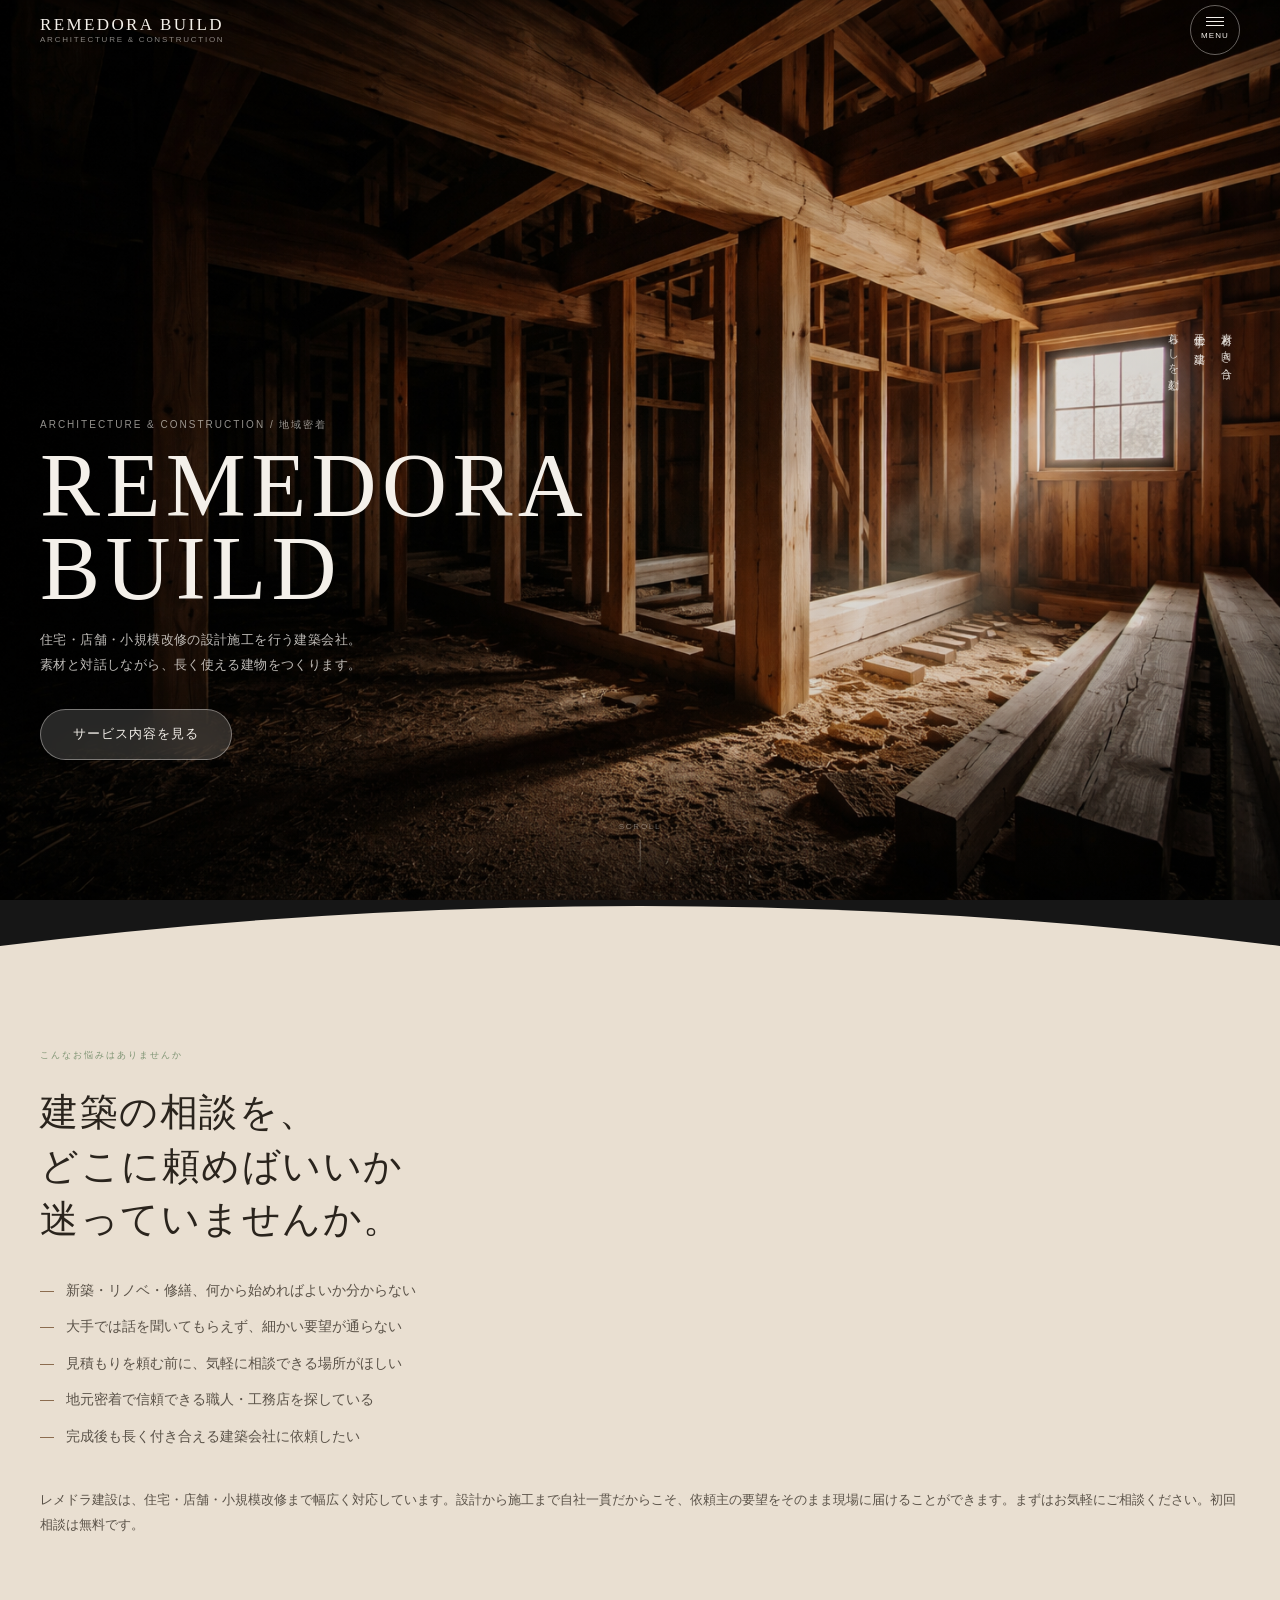
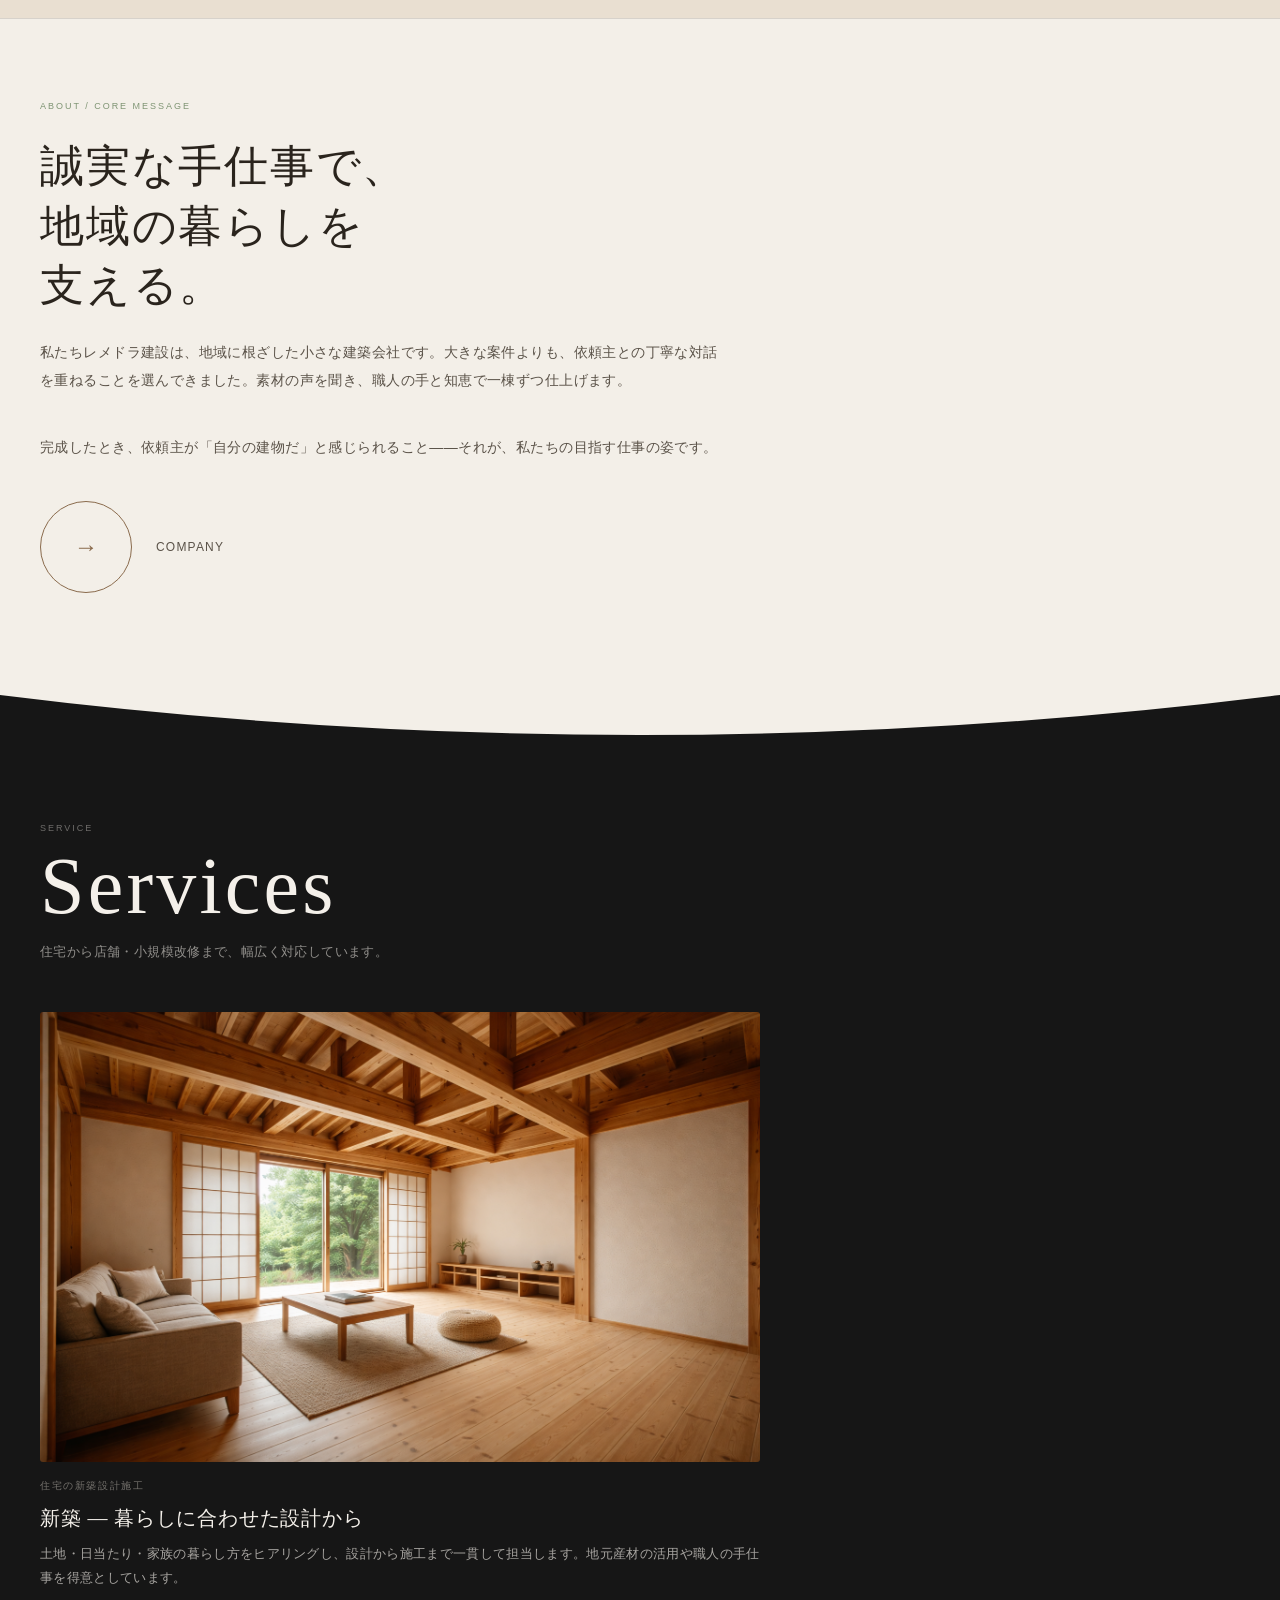
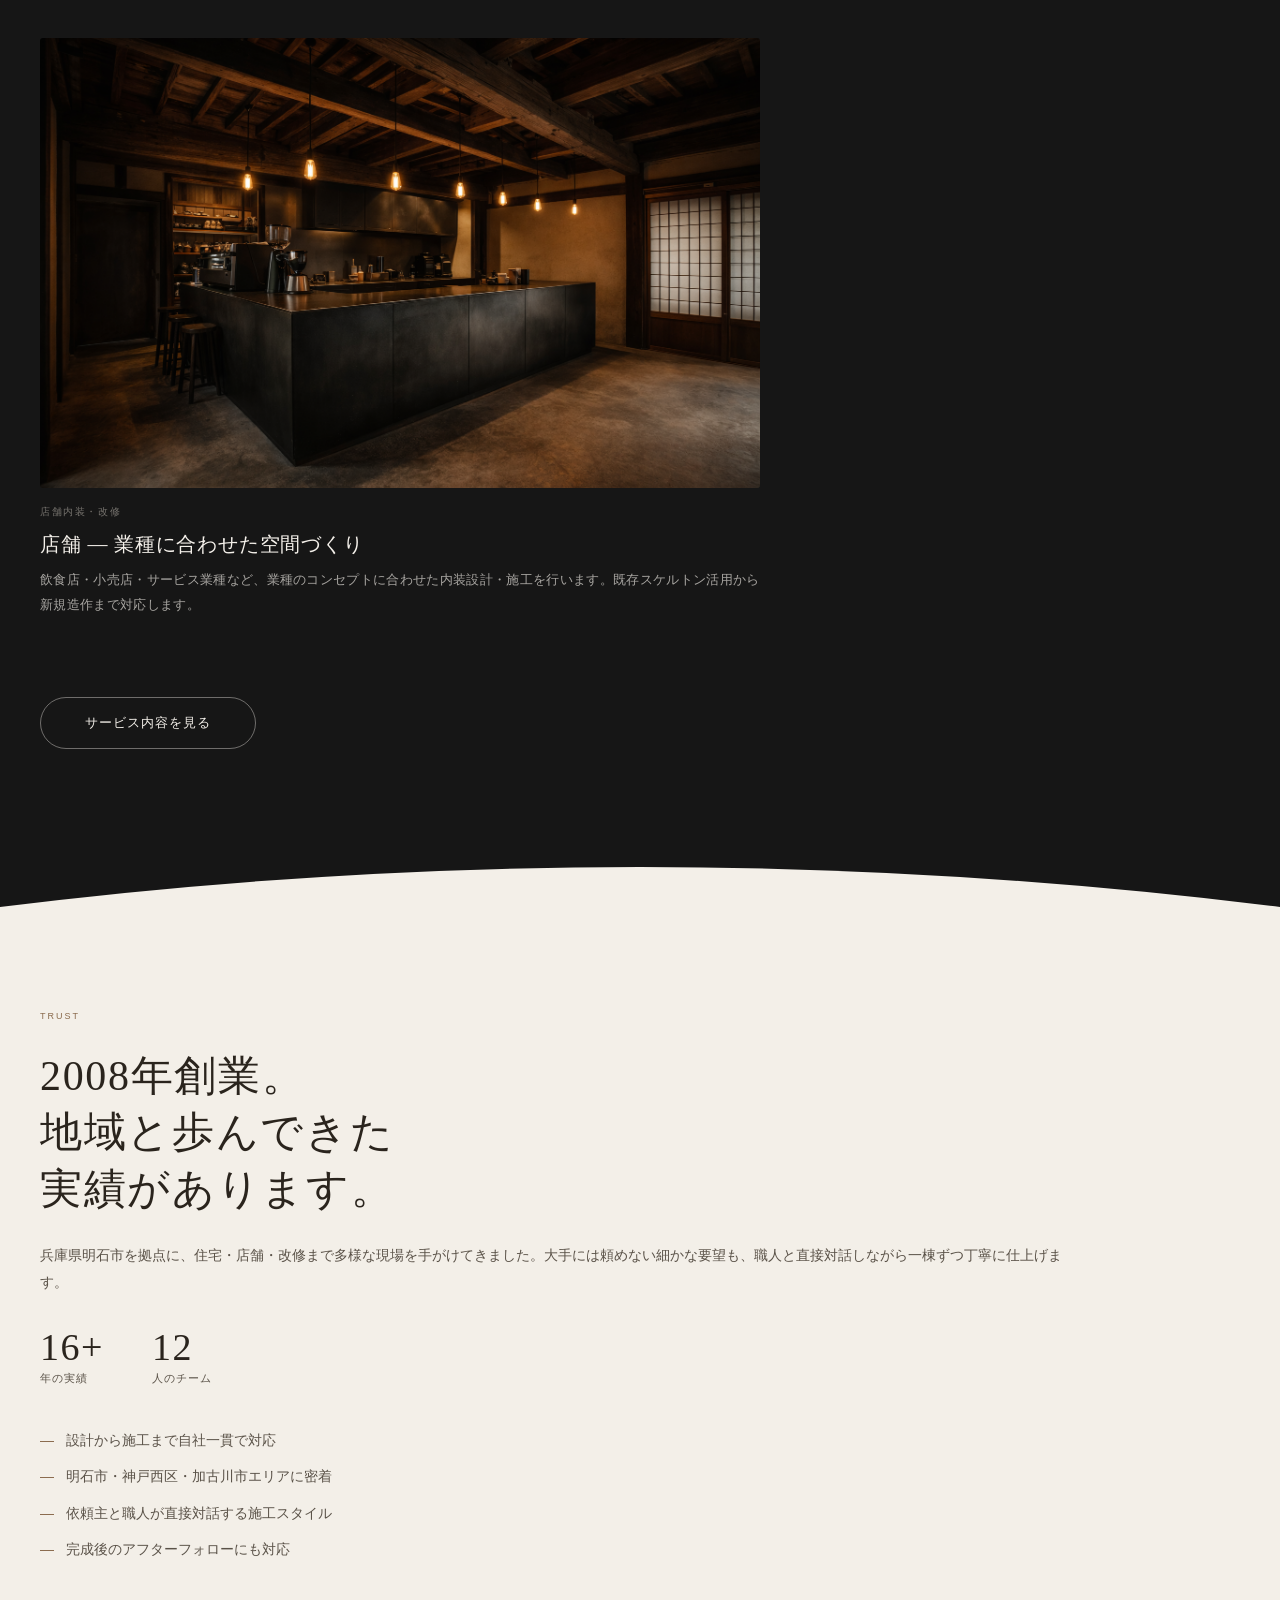
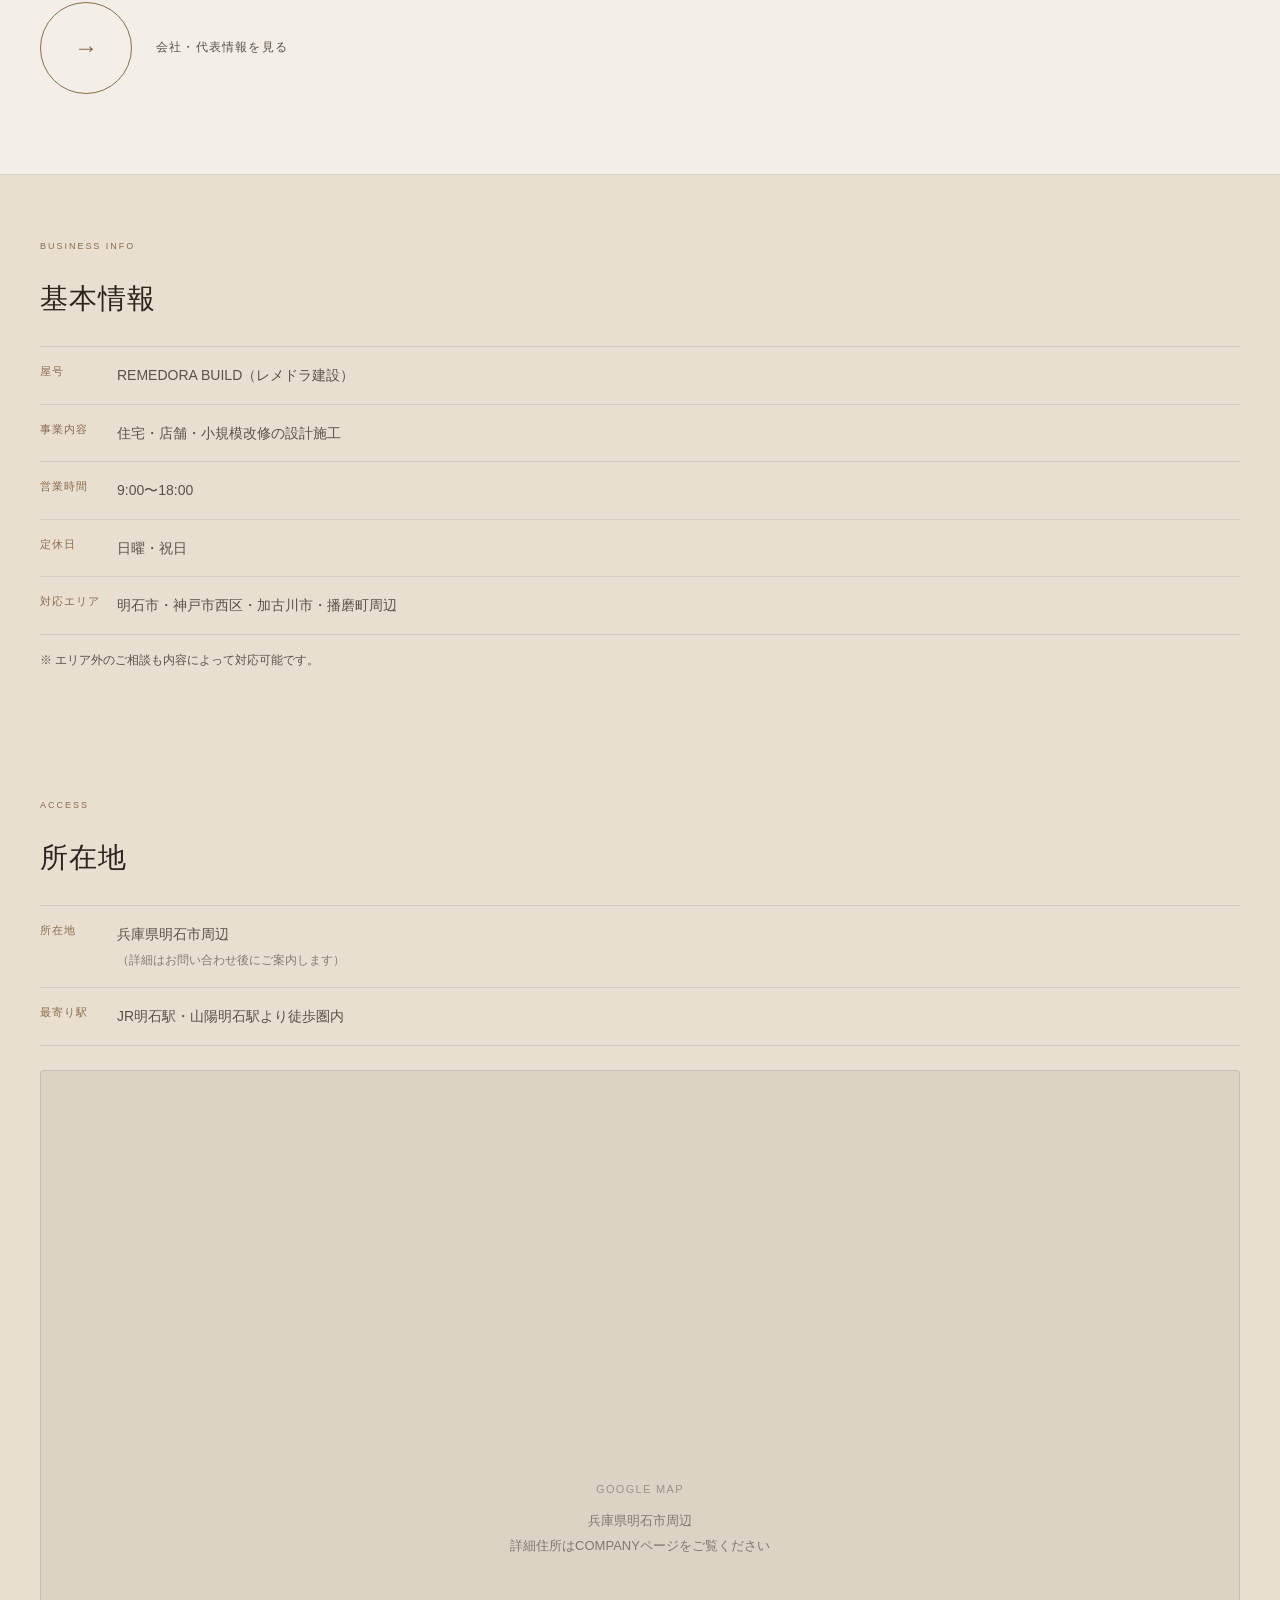
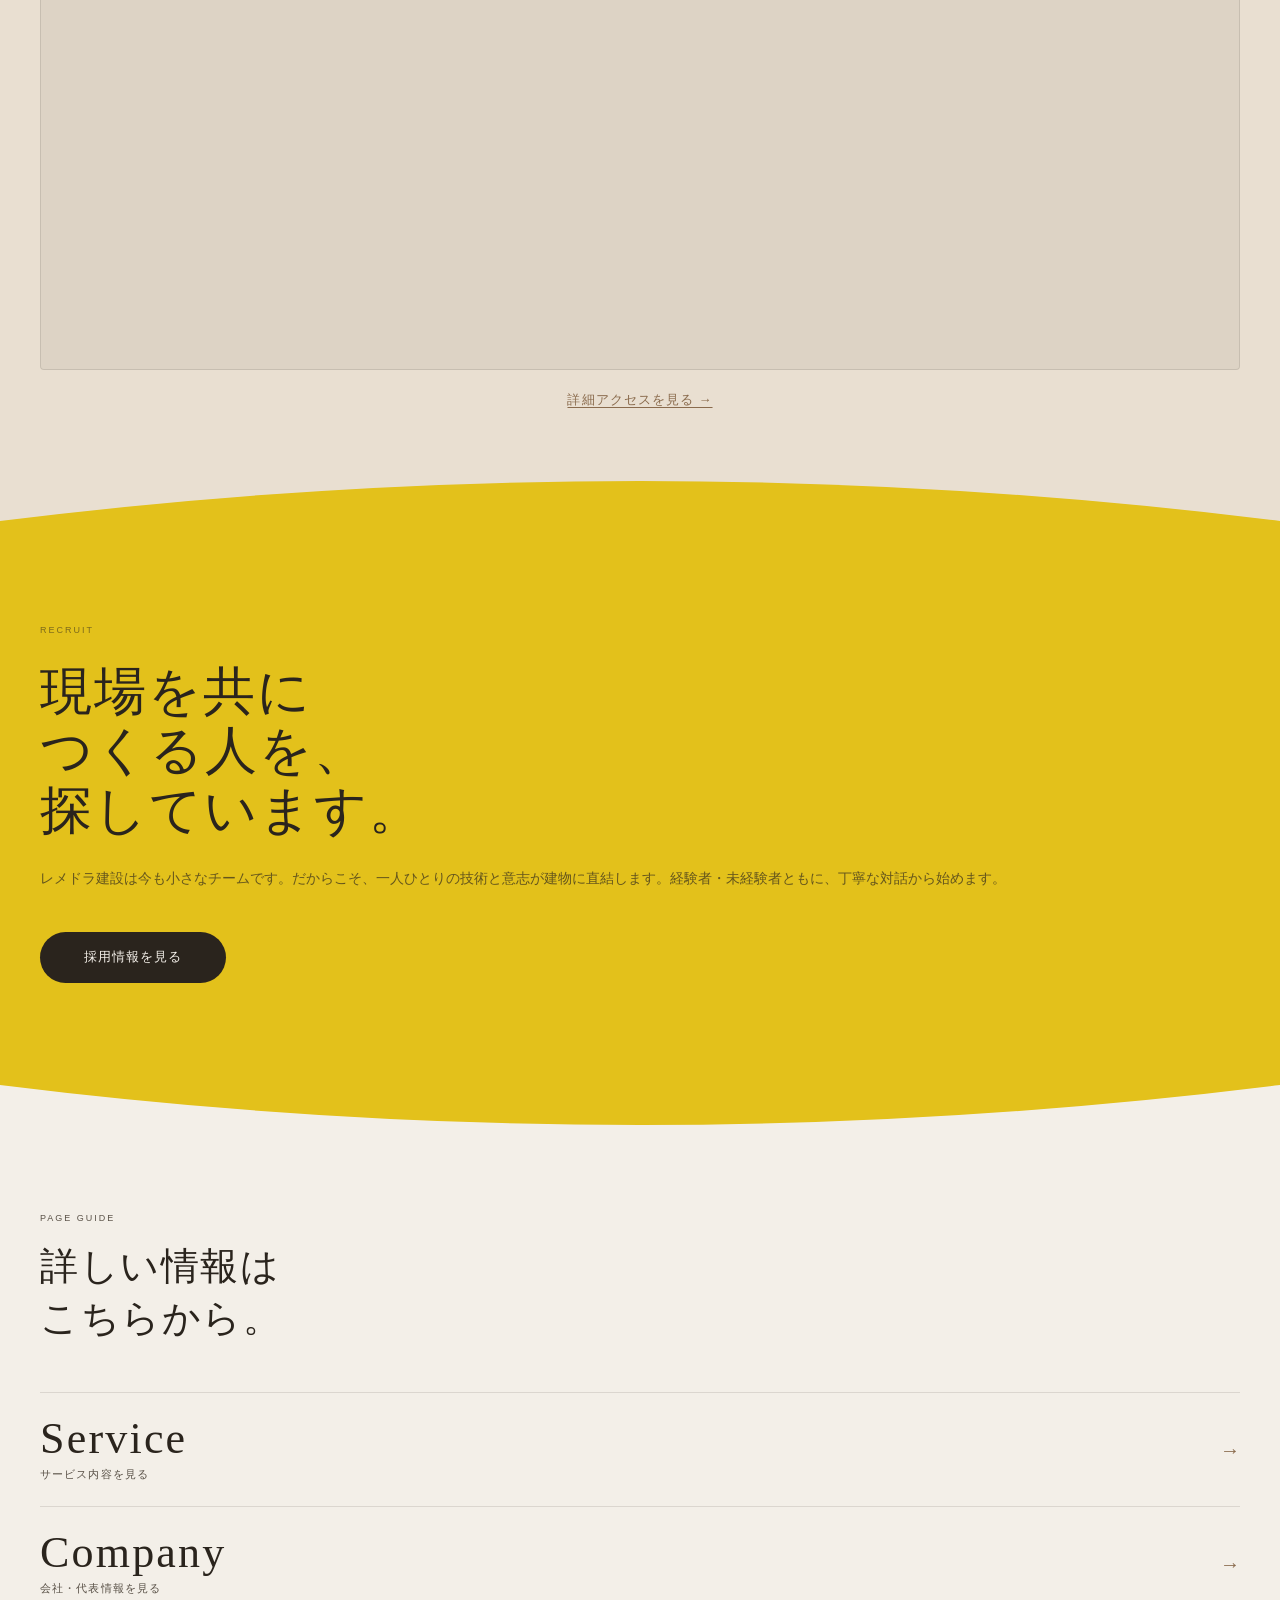
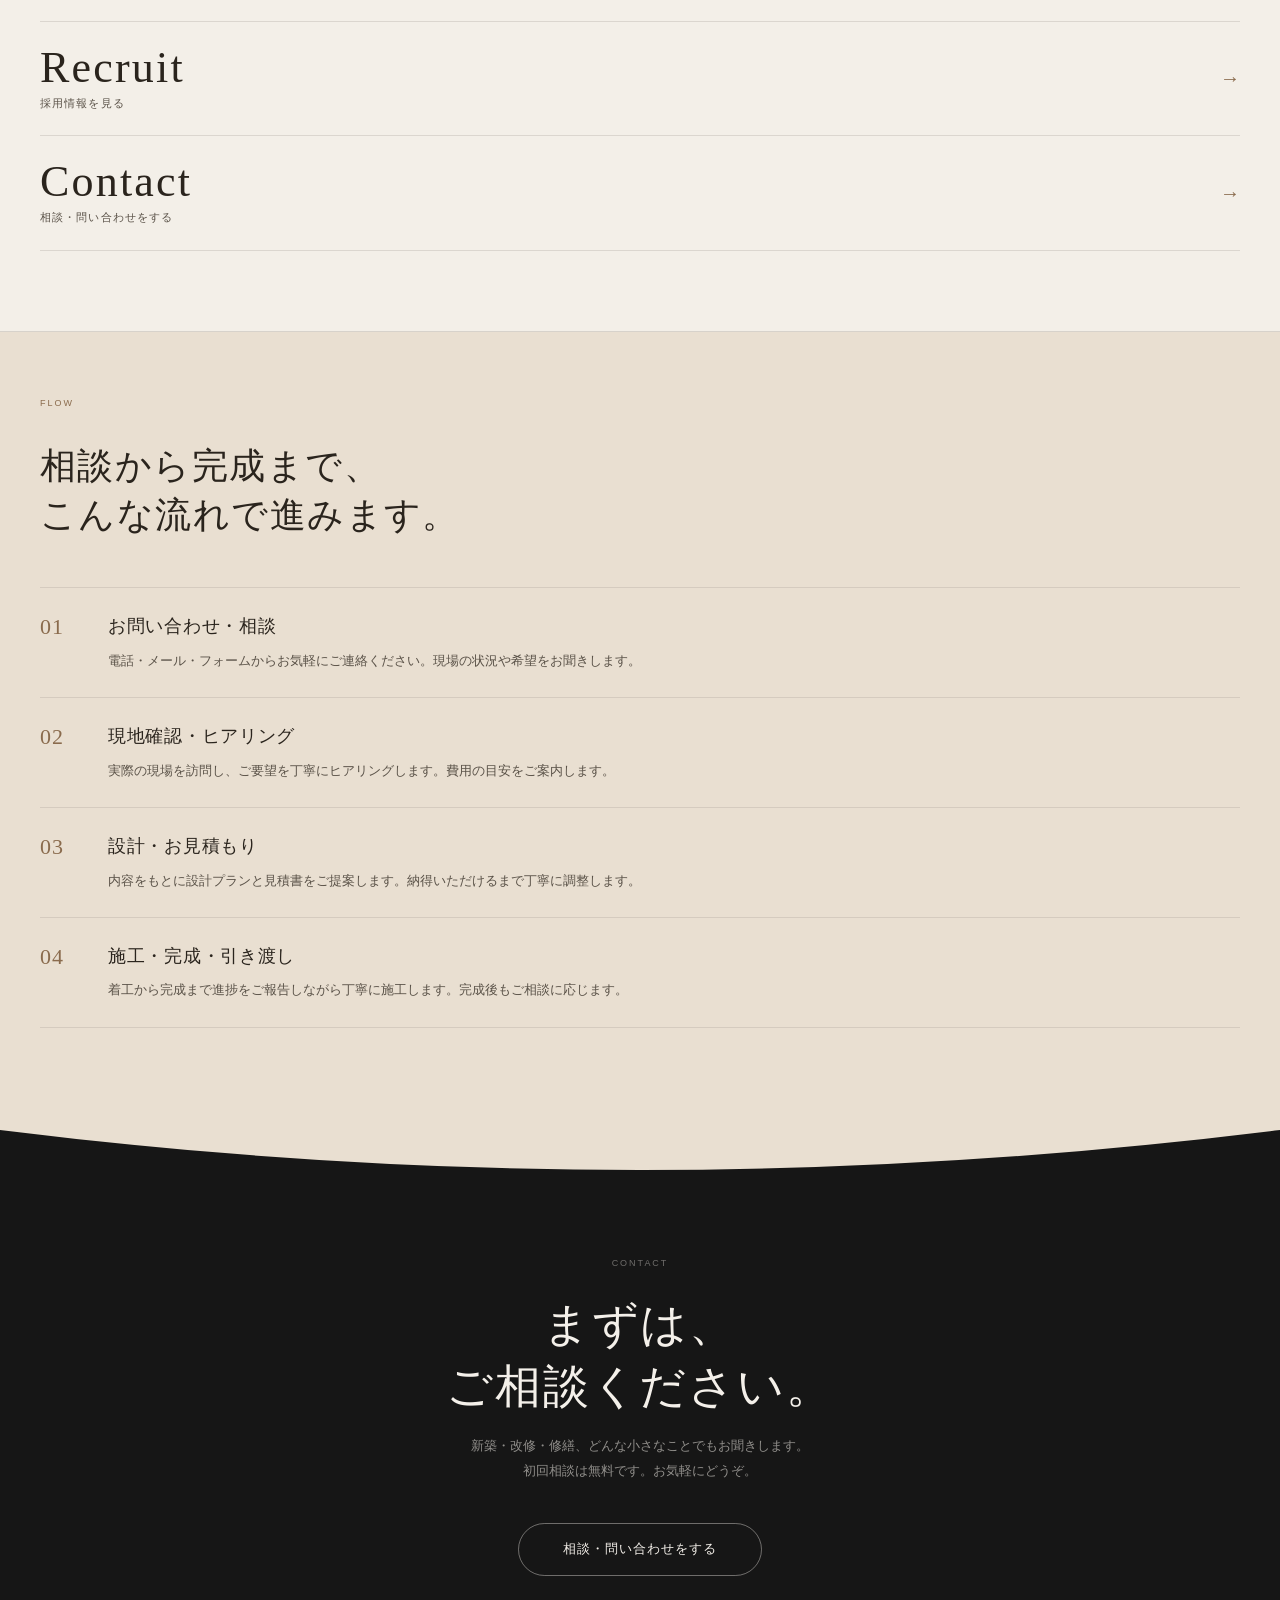
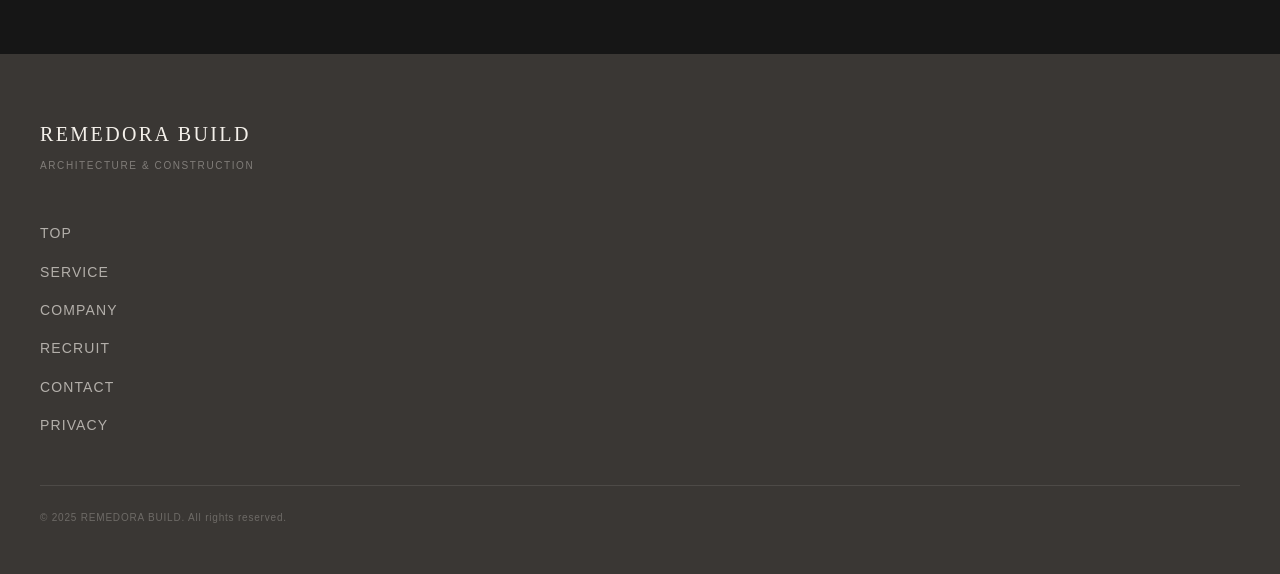
<file: index.html>
<!DOCTYPE html>
<html lang="ja">
<head>
  <meta charset="UTF-8">
  <meta name="viewport" content="width=device-width, initial-scale=1.0">
  <title>REMEDORA BUILD — 建築設計施工</title>
  <meta name="description" content="住宅・店舗・小規模改修の設計施工を行う建築会社。素材と向き合う手仕事で、長く使える建物をつくります。兵庫県明石市を拠点に活動中。">
  <meta property="og:title" content="REMEDORA BUILD — 建築設計施工">
  <meta property="og:description" content="住宅・店舗・小規模改修の設計施工を行う建築会社。素材と向き合う手仕事で、長く使える建物をつくります。">
  <meta property="og:type" content="website">
  <link rel="stylesheet" href="assets/css/style.css">
</head>
<body>

  <header class="site-header site-header--transparent" role="banner">
    <div class="site-header__inner">
      <a href="index.html" class="site-header__logo" aria-label="REMEDORA BUILD トップ">
        REMEDORA BUILD
        <small>ARCHITECTURE &amp; CONSTRUCTION</small>
      </a>
      <div class="site-header__actions">
        <button class="menu-circle" aria-label="メニューを開く" aria-expanded="false" aria-controls="navOverlay">
          <span class="menu-circle__bars" aria-hidden="true">
            <span class="menu-circle__bar"></span>
            <span class="menu-circle__bar"></span>
            <span class="menu-circle__bar"></span>
          </span>
          <span class="menu-circle__label">MENU</span>
        </button>
      </div>
    </div>
  </header>

  <div class="nav-overlay" id="navOverlay" role="dialog" aria-modal="true" aria-label="ナビゲーション">
    <button class="nav-overlay__close" aria-label="メニューを閉じる">&times;</button>
    <div class="nav-overlay__inner">
      <p class="nav-overlay__label">Navigation</p>
      <nav class="nav-overlay__list" aria-label="メインナビゲーション">
        <a href="index.html"   data-page="index.html">TOP</a>
        <a href="service.html" data-page="service.html">SERVICE</a>
        <a href="company.html" data-page="company.html">COMPANY</a>
        <a href="recruit.html" data-page="recruit.html">RECRUIT</a>
        <a href="contact.html" data-page="contact.html">CONTACT</a>
      </nav>
    </div>
  </div>

  <main>

    <!-- 1. FIRST VIEW -->
    <section class="hero" aria-label="ヒーローセクション">
      <div class="hero__bg" aria-hidden="true">
        <img class="hero__bg-img" src="assets/images/hero.jpg" alt="建築現場のイメージ写真">
        <div class="hero__overlay"></div>
      </div>
      <div class="hero__vcopy" aria-hidden="true">
        <span class="hero__vc-line">素材と向き合う</span>
        <span class="hero__vc-line">手仕事の建築</span>
        <span class="hero__vc-line">暮らしを刻む</span>
      </div>
      <div class="hero__content">
        <p class="hero__eyebrow">Architecture &amp; Construction / 地域密着</p>
        <h1 class="hero__title">REMEDORA<br>BUILD</h1>
        <p class="hero__lead">住宅・店舗・小規模改修の設計施工を行う建築会社。<br>素材と対話しながら、長く使える建物をつくります。</p>
        <a href="service.html" class="hero__cta pill">サービス内容を見る</a>
      </div>
      <div class="hero__scroll" aria-hidden="true">
        <span class="hero__scroll-label">SCROLL</span>
        <span class="hero__scroll-line"></span>
      </div>
    </section>

    <!-- ◎ アーチ：dark → beige -->
    <div class="curve-divider" style="background:var(--c-dark);" aria-hidden="true">
      <svg class="curve-divider__svg" viewBox="0 0 1440 72" preserveAspectRatio="none" xmlns="http://www.w3.org/2000/svg"><path d="M0,48 Q720,-32 1440,48 L1440,72 L0,72 Z" fill="var(--c-beige)"/></svg>
    </div>

    <!-- 2. PROBLEM FIT (beige) -->
    <section class="problem-fit" style="background:var(--c-beige);" aria-label="こんなお悩みはありませんか">
      <p class="problem-fit__eyebrow">こんなお悩みはありませんか</p>
      <h2 class="problem-fit__title">
        建築の相談を、<br>
        どこに頼めばいいか<br>
        迷っていませんか。
      </h2>
      <ul class="problem-fit__list">
        <li class="problem-fit__item">新築・リノベ・修繕、何から始めればよいか分からない</li>
        <li class="problem-fit__item">大手では話を聞いてもらえず、細かい要望が通らない</li>
        <li class="problem-fit__item">見積もりを頼む前に、気軽に相談できる場所がほしい</li>
        <li class="problem-fit__item">地元密着で信頼できる職人・工務店を探している</li>
        <li class="problem-fit__item">完成後も長く付き合える建築会社に依頼したい</li>
      </ul>
      <p class="problem-fit__note">
        レメドラ建設は、住宅・店舗・小規模改修まで幅広く対応しています。設計から施工まで自社一貫だからこそ、依頼主の要望をそのまま現場に届けることができます。まずはお気軽にご相談ください。初回相談は無料です。
      </p>
    </section>

    <!-- — 直線：beige → cream -->
    <div class="line-divider" aria-hidden="true"></div>

    <!-- 3. CORE MESSAGE (cream) -->
    <section class="intro-teaser" aria-label="会社の考え方">
      <p class="intro-teaser__eyebrow">About / Core Message</p>
      <h2 class="intro-teaser__title">
        誠実な手仕事で、<br>
        地域の暮らしを<br>
        支える。
      </h2>
      <p class="intro-teaser__text">
        私たちレメドラ建設は、地域に根ざした小さな建築会社です。大きな案件よりも、依頼主との丁寧な対話を重ねることを選んできました。素材の声を聞き、職人の手と知恵で一棟ずつ仕上げます。
      </p>
      <p class="intro-teaser__text" style="margin-top:0; margin-bottom:var(--sp-40);">
        完成したとき、依頼主が「自分の建物だ」と感じられること——それが、私たちの目指す仕事の姿です。
      </p>
      <div class="intro-teaser__row">
        <a href="company.html" class="circle-cta" aria-label="会社情報を見る">→</a>
        <span style="font-size:12px; letter-spacing:.1em; color:var(--c-sand);">COMPANY</span>
      </div>
    </section>

    <!-- ◎ アーチ：cream → dark -->
    <div class="curve-divider" style="background:var(--c-dark);" aria-hidden="true">
      <svg class="curve-divider__svg" viewBox="0 0 1440 72" preserveAspectRatio="none" xmlns="http://www.w3.org/2000/svg"><path d="M0,24 Q720,104 1440,24 L1440,0 L0,0 Z" fill="var(--c-cream)"/></svg>
    </div>

    <!-- 4. SERVICE PREVIEW (dark) -->
    <section class="works-preview" aria-label="サービス概要">
      <div class="section-hd">
        <p class="section-hd__eyebrow">Service</p>
        <h2 class="section-hd__title">Services</h2>
        <p class="section-hd__lead" style="color:rgba(244,240,234,.55);">
          住宅から店舗・小規模改修まで、幅広く対応しています。
        </p>
      </div>
      <article class="project-card">
        <figure class="project-card__fig">
          <img src="assets/images/works-01.jpg" alt="住宅新築 施工イメージ">
        </figure>
        <p class="project-card__meta">住宅の新築設計施工</p>
        <h3 class="project-card__title">新築 — 暮らしに合わせた設計から</h3>
        <p class="project-card__text">土地・日当たり・家族の暮らし方をヒアリングし、設計から施工まで一貫して担当します。地元産材の活用や職人の手仕事を得意としています。</p>
      </article>
      <article class="project-card">
        <figure class="project-card__fig">
          <img src="assets/images/works-02.jpg" alt="店舗内装改修 施工イメージ">
        </figure>
        <p class="project-card__meta">店舗内装・改修</p>
        <h3 class="project-card__title">店舗 — 業種に合わせた空間づくり</h3>
        <p class="project-card__text">飲食店・小売店・サービス業種など、業種のコンセプトに合わせた内装設計・施工を行います。既存スケルトン活用から新規造作まで対応します。</p>
      </article>
      <div class="works-preview__cta">
        <a href="service.html" class="pill pill--light">サービス内容を見る</a>
      </div>
    </section>

    <!-- ◎ アーチ：dark → cream -->
    <div class="curve-divider" style="background:var(--c-dark);" aria-hidden="true">
      <svg class="curve-divider__svg" viewBox="0 0 1440 72" preserveAspectRatio="none" xmlns="http://www.w3.org/2000/svg"><path d="M0,48 Q720,-32 1440,48 L1440,72 L0,72 Z" fill="var(--c-cream)"/></svg>
    </div>

    <!-- 5. TRUST PREVIEW (cream) -->
    <section class="trust-preview" aria-label="安心材料・信頼情報">
      <p class="trust-preview__eyebrow">Trust</p>
      <h2 class="trust-preview__title">
        2008年創業。<br>
        地域と歩んできた<br>
        実績があります。
      </h2>
      <p class="trust-preview__text">
        兵庫県明石市を拠点に、住宅・店舗・改修まで多様な現場を手がけてきました。大手には頼めない細かな要望も、職人と直接対話しながら一棟ずつ丁寧に仕上げます。
      </p>
      <div class="trust-stats">
        <div>
          <p class="trust-stat__num">16+</p>
          <p class="trust-stat__label">年の実績</p>
        </div>
        <div>
          <p class="trust-stat__num">12</p>
          <p class="trust-stat__label">人のチーム</p>
        </div>
      </div>
      <ul style="display:flex;flex-direction:column;gap:var(--sp-12);margin-bottom:var(--sp-40);">
        <li style="display:flex;align-items:flex-start;gap:var(--sp-12);font-size:14px;line-height:1.75;color:var(--c-sand);">
          <span style="color:var(--c-brown);flex-shrink:0;">—</span>設計から施工まで自社一貫で対応
        </li>
        <li style="display:flex;align-items:flex-start;gap:var(--sp-12);font-size:14px;line-height:1.75;color:var(--c-sand);">
          <span style="color:var(--c-brown);flex-shrink:0;">—</span>明石市・神戸西区・加古川市エリアに密着
        </li>
        <li style="display:flex;align-items:flex-start;gap:var(--sp-12);font-size:14px;line-height:1.75;color:var(--c-sand);">
          <span style="color:var(--c-brown);flex-shrink:0;">—</span>依頼主と職人が直接対話する施工スタイル
        </li>
        <li style="display:flex;align-items:flex-start;gap:var(--sp-12);font-size:14px;line-height:1.75;color:var(--c-sand);">
          <span style="color:var(--c-brown);flex-shrink:0;">—</span>完成後のアフターフォローにも対応
        </li>
      </ul>
      <div style="display:flex; align-items:center; gap:var(--sp-24);">
        <a href="company.html" class="circle-cta" aria-label="会社・代表情報を見る">→</a>
        <span style="font-size:12px; letter-spacing:.1em; color:var(--c-sand);">会社・代表情報を見る</span>
      </div>
    </section>

    <!-- — 直線：cream → beige -->
    <div class="line-divider" aria-hidden="true"></div>

    <!-- 6. BUSINESS INFO SNAPSHOT (beige) -->
    <section class="info-snapshot" aria-label="基本情報">
      <p class="info-snapshot__eyebrow">Business Info</p>
      <h2 class="info-snapshot__title">基本情報</h2>
      <table class="info-table">
        <tbody>
          <tr>
            <th scope="row">屋号</th>
            <td>REMEDORA BUILD（レメドラ建設）</td>
          </tr>
          <tr>
            <th scope="row">事業内容</th>
            <td>住宅・店舗・小規模改修の設計施工</td>
          </tr>
          <tr>
            <th scope="row">営業時間</th>
            <td>9:00〜18:00</td>
          </tr>
          <tr>
            <th scope="row">定休日</th>
            <td>日曜・祝日</td>
          </tr>
          <tr>
            <th scope="row">対応エリア</th>
            <td>明石市・神戸市西区・加古川市・播磨町周辺</td>
          </tr>
        </tbody>
      </table>
      <p style="font-size:12px; color:var(--c-sand); margin-top:var(--sp-16);">※ エリア外のご相談も内容によって対応可能です。</p>
    </section>

    <!-- 7. ACCESS / MAP SNAPSHOT (beige, continues) -->
    <section class="info-snapshot" aria-label="所在地・アクセス">
      <p class="info-snapshot__eyebrow">Access</p>
      <h2 class="info-snapshot__title">所在地</h2>
      <table class="info-table">
        <tbody>
          <tr>
            <th scope="row">所在地</th>
            <td>兵庫県明石市周辺<br><span style="font-size:12px;opacity:.7;">（詳細はお問い合わせ後にご案内します）</span></td>
          </tr>
          <tr>
            <th scope="row">最寄り駅</th>
            <td>JR明石駅・山陽明石駅より徒歩圏内</td>
          </tr>
        </tbody>
      </table>
      <div class="map-placeholder" role="img" aria-label="地図（準備中）">
        <div>
          <span class="map-placeholder__label">Google Map</span>
          <span class="map-placeholder__address">兵庫県明石市周辺<br>詳細住所はCOMPANYページをご覧ください</span>
        </div>
      </div>
      <p style="margin-top:var(--sp-16); text-align:center;">
        <a href="company.html" style="font-size:13px; letter-spacing:.08em; color:var(--c-brown); text-decoration:underline; text-underline-offset:3px;">詳細アクセスを見る →</a>
      </p>
    </section>

    <!-- ◎ アーチ：beige → mustard -->
    <div class="curve-divider" style="background:var(--c-beige);" aria-hidden="true">
      <svg class="curve-divider__svg" viewBox="0 0 1440 72" preserveAspectRatio="none" xmlns="http://www.w3.org/2000/svg"><path d="M0,48 Q720,-32 1440,48 L1440,72 L0,72 Z" fill="var(--c-mustard)"/></svg>
    </div>

    <!-- 8. SELECTED PAGE PREVIEW — RECRUIT (mustard) -->
    <section class="recruit-teaser" aria-label="採用情報">
      <p class="recruit-teaser__eyebrow">Recruit</p>
      <h2 class="recruit-teaser__title">
        現場を共に<br>
        つくる人を、<br>
        探しています。
      </h2>
      <p class="recruit-teaser__text">
        レメドラ建設は今も小さなチームです。だからこそ、一人ひとりの技術と意志が建物に直結します。経験者・未経験者ともに、丁寧な対話から始めます。
      </p>
      <a href="recruit.html" class="pill pill--mustard-dark">採用情報を見る</a>
    </section>

    <!-- ◎ アーチ：mustard → cream -->
    <div class="curve-divider" style="background:var(--c-cream);" aria-hidden="true">
      <svg class="curve-divider__svg" viewBox="0 0 1440 72" preserveAspectRatio="none" xmlns="http://www.w3.org/2000/svg"><path d="M0,24 Q720,104 1440,24 L1440,0 L0,0 Z" fill="var(--c-mustard)"/></svg>
    </div>

    <!-- 9. PAGE GATEWAY (cream) -->
    <section class="page-gateway" aria-label="ページ一覧">
      <p class="page-gateway__eyebrow">Page Guide</p>
      <h2 class="page-gateway__title">
        詳しい情報は<br>
        こちらから。
      </h2>
      <div class="gateway-list">
        <a href="service.html" class="gateway-item">
<span class="gateway-item__body">
            <span class="gateway-item__en">Service</span>
            <span class="gateway-item__label">サービス内容を見る</span>
          </span>
          <span class="gateway-item__arrow">→</span>
        </a>
        <a href="company.html" class="gateway-item">
<span class="gateway-item__body">
            <span class="gateway-item__en">Company</span>
            <span class="gateway-item__label">会社・代表情報を見る</span>
          </span>
          <span class="gateway-item__arrow">→</span>
        </a>
        <a href="recruit.html" class="gateway-item">
<span class="gateway-item__body">
            <span class="gateway-item__en">Recruit</span>
            <span class="gateway-item__label">採用情報を見る</span>
          </span>
          <span class="gateway-item__arrow">→</span>
        </a>
        <a href="contact.html" class="gateway-item">
<span class="gateway-item__body">
            <span class="gateway-item__en">Contact</span>
            <span class="gateway-item__label">相談・問い合わせをする</span>
          </span>
          <span class="gateway-item__arrow">→</span>
        </a>
      </div>
    </section>

    <!-- — 直線：cream → beige -->
    <div class="line-divider" aria-hidden="true"></div>

    <!-- 10. FLOW DIGEST (beige) -->
    <section class="flow-digest" aria-label="相談から完成までの流れ">
      <p class="flow-digest__eyebrow">Flow</p>
      <h2 class="flow-digest__title">
        相談から完成まで、<br>
        こんな流れで進みます。
      </h2>
      <div class="flow-steps">
        <div class="flow-step">
          <span class="flow-step__num">01</span>
          <div>
            <p class="flow-step__title">お問い合わせ・相談</p>
            <p class="flow-step__text">電話・メール・フォームからお気軽にご連絡ください。現場の状況や希望をお聞きします。</p>
          </div>
        </div>
        <div class="flow-step">
          <span class="flow-step__num">02</span>
          <div>
            <p class="flow-step__title">現地確認・ヒアリング</p>
            <p class="flow-step__text">実際の現場を訪問し、ご要望を丁寧にヒアリングします。費用の目安をご案内します。</p>
          </div>
        </div>
        <div class="flow-step">
          <span class="flow-step__num">03</span>
          <div>
            <p class="flow-step__title">設計・お見積もり</p>
            <p class="flow-step__text">内容をもとに設計プランと見積書をご提案します。納得いただけるまで丁寧に調整します。</p>
          </div>
        </div>
        <div class="flow-step">
          <span class="flow-step__num">04</span>
          <div>
            <p class="flow-step__title">施工・完成・引き渡し</p>
            <p class="flow-step__text">着工から完成まで進捗をご報告しながら丁寧に施工します。完成後もご相談に応じます。</p>
          </div>
        </div>
      </div>
    </section>

    <!-- ◎ アーチ：beige → dark -->
    <div class="curve-divider" style="background:var(--c-dark);" aria-hidden="true">
      <svg class="curve-divider__svg" viewBox="0 0 1440 72" preserveAspectRatio="none" xmlns="http://www.w3.org/2000/svg"><path d="M0,24 Q720,104 1440,24 L1440,0 L0,0 Z" fill="var(--c-beige)"/></svg>
    </div>

    <!-- 11. FINAL CTA (dark) -->
    <section class="final-cta" aria-label="問い合わせ">
      <p class="final-cta__eyebrow">Contact</p>
      <h2 class="final-cta__title">
        まずは、<br>
        ご相談ください。
      </h2>
      <p class="final-cta__text">
        新築・改修・修繕、どんな小さなことでもお聞きします。<br>
        初回相談は無料です。お気軽にどうぞ。
      </p>
      <a href="contact.html" class="pill pill--light">相談・問い合わせをする</a>
    </section>

  </main>

  <footer class="site-footer" role="contentinfo">
    <p class="site-footer__logo">REMEDORA BUILD</p>
    <p class="site-footer__tagline">ARCHITECTURE &amp; CONSTRUCTION</p>
    <nav class="site-footer__nav" aria-label="フッターナビゲーション">
      <a href="index.html">TOP</a>
      <a href="service.html">SERVICE</a>
      <a href="company.html">COMPANY</a>
      <a href="recruit.html">RECRUIT</a>
      <a href="contact.html">CONTACT</a>
      <a href="privacy.html">PRIVACY</a>
    </nav>
    <div class="site-footer__rule" aria-hidden="true"></div>
    <p class="site-footer__copy">&copy; 2025 REMEDORA BUILD. All rights reserved.</p>
  </footer>

  <script src="assets/js/main.js"></script>
</body>
</html>
</file>
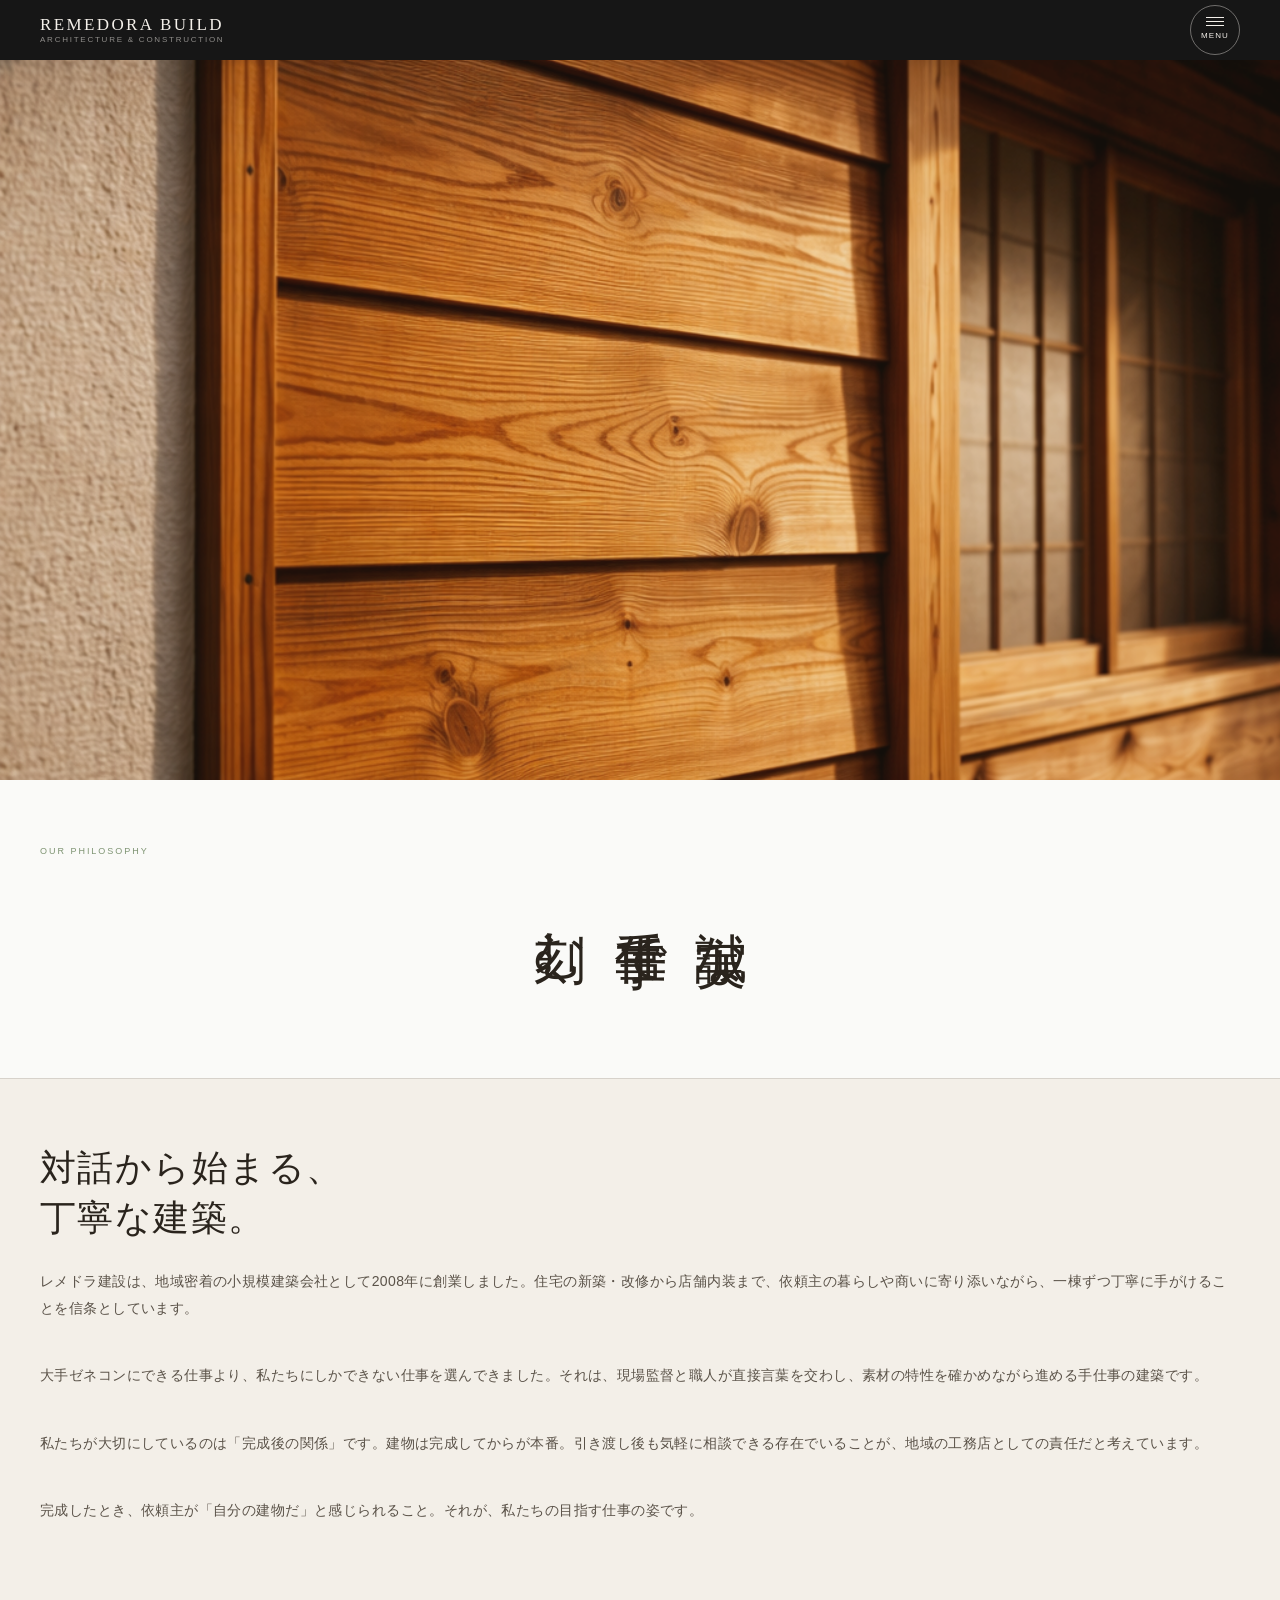
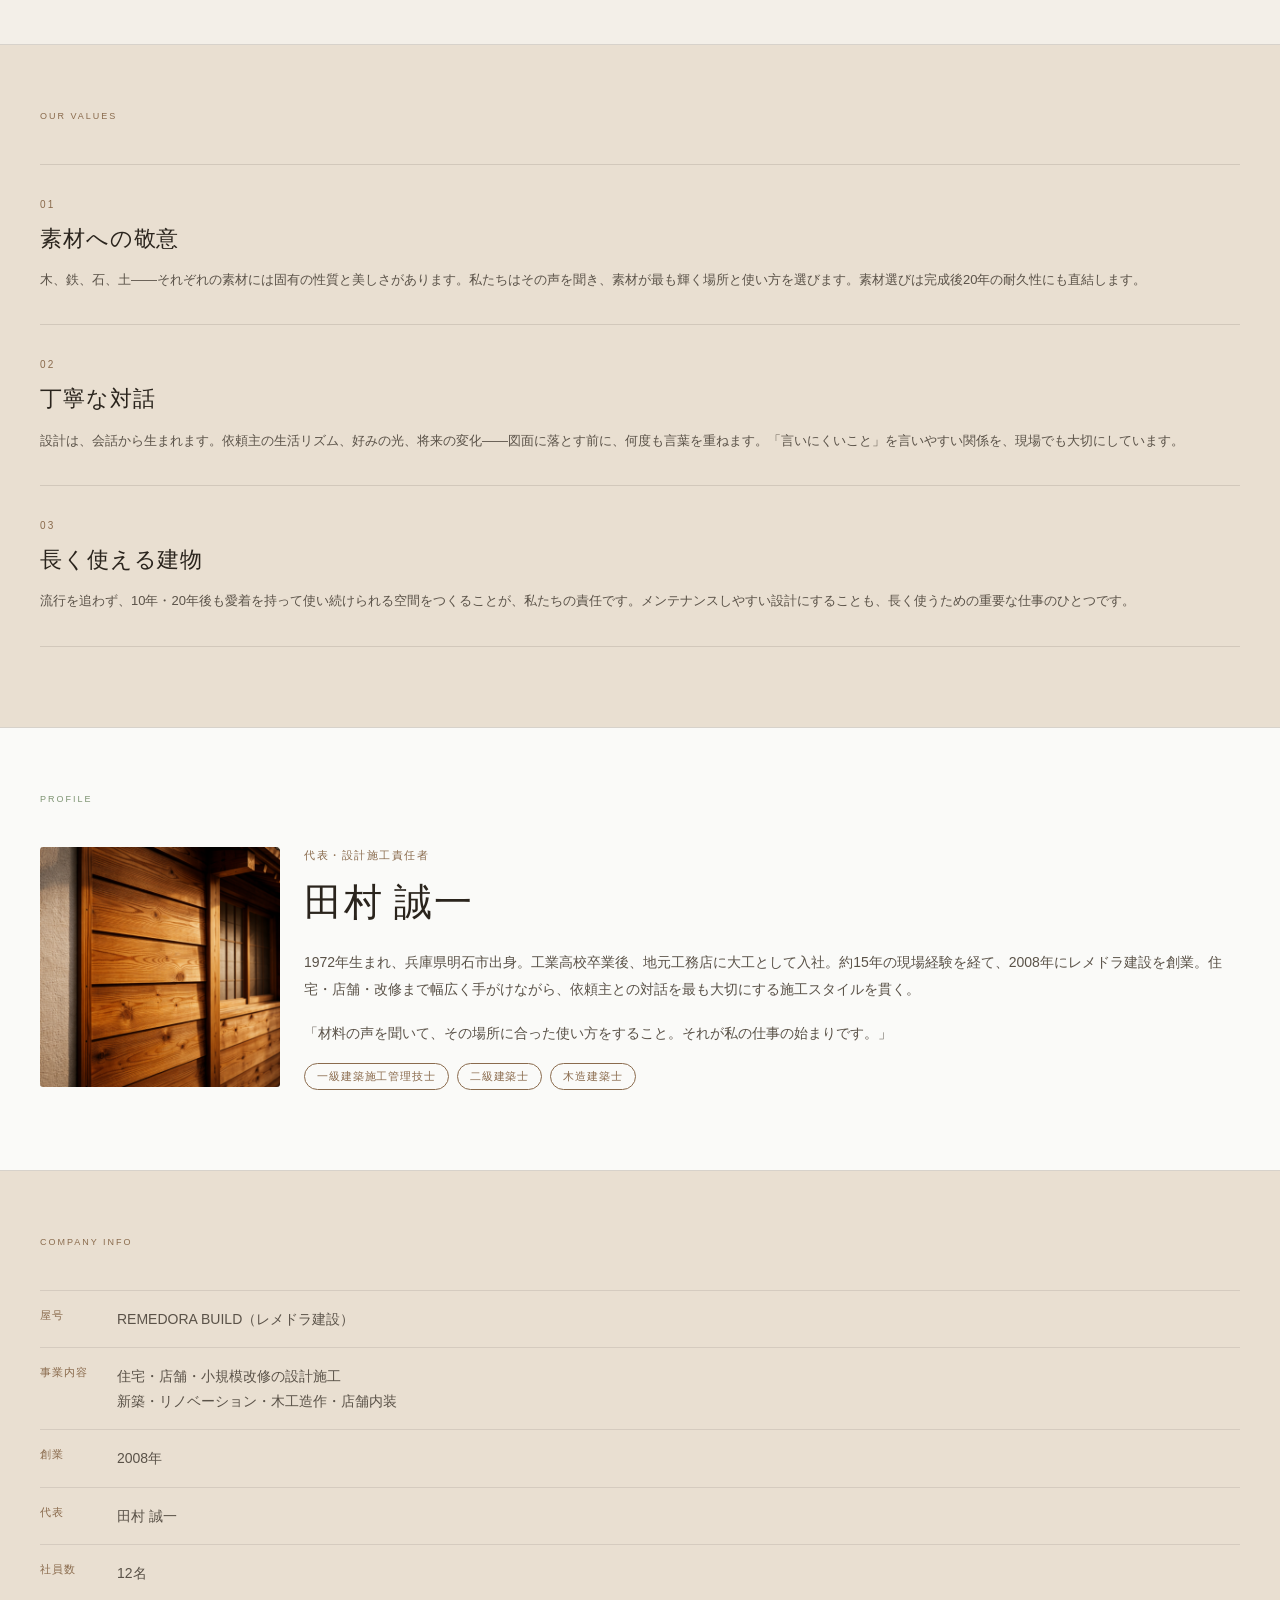
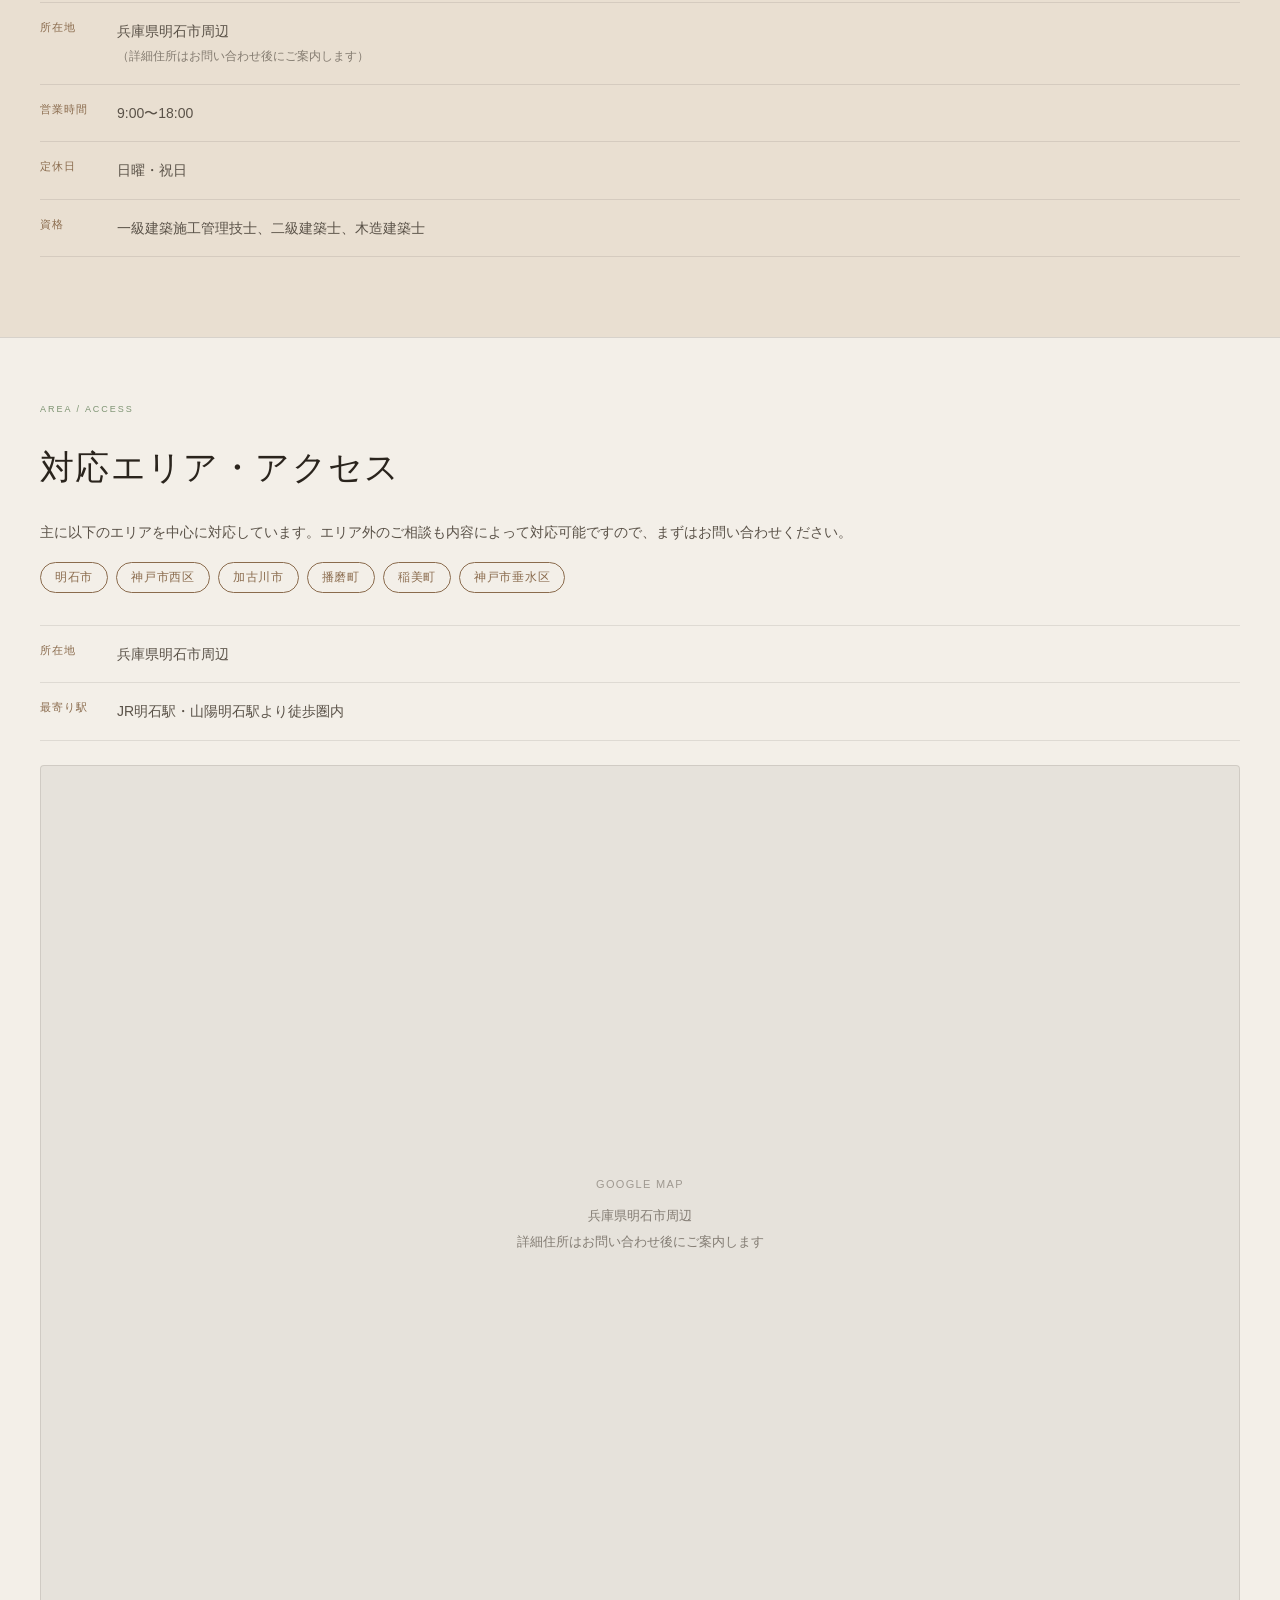
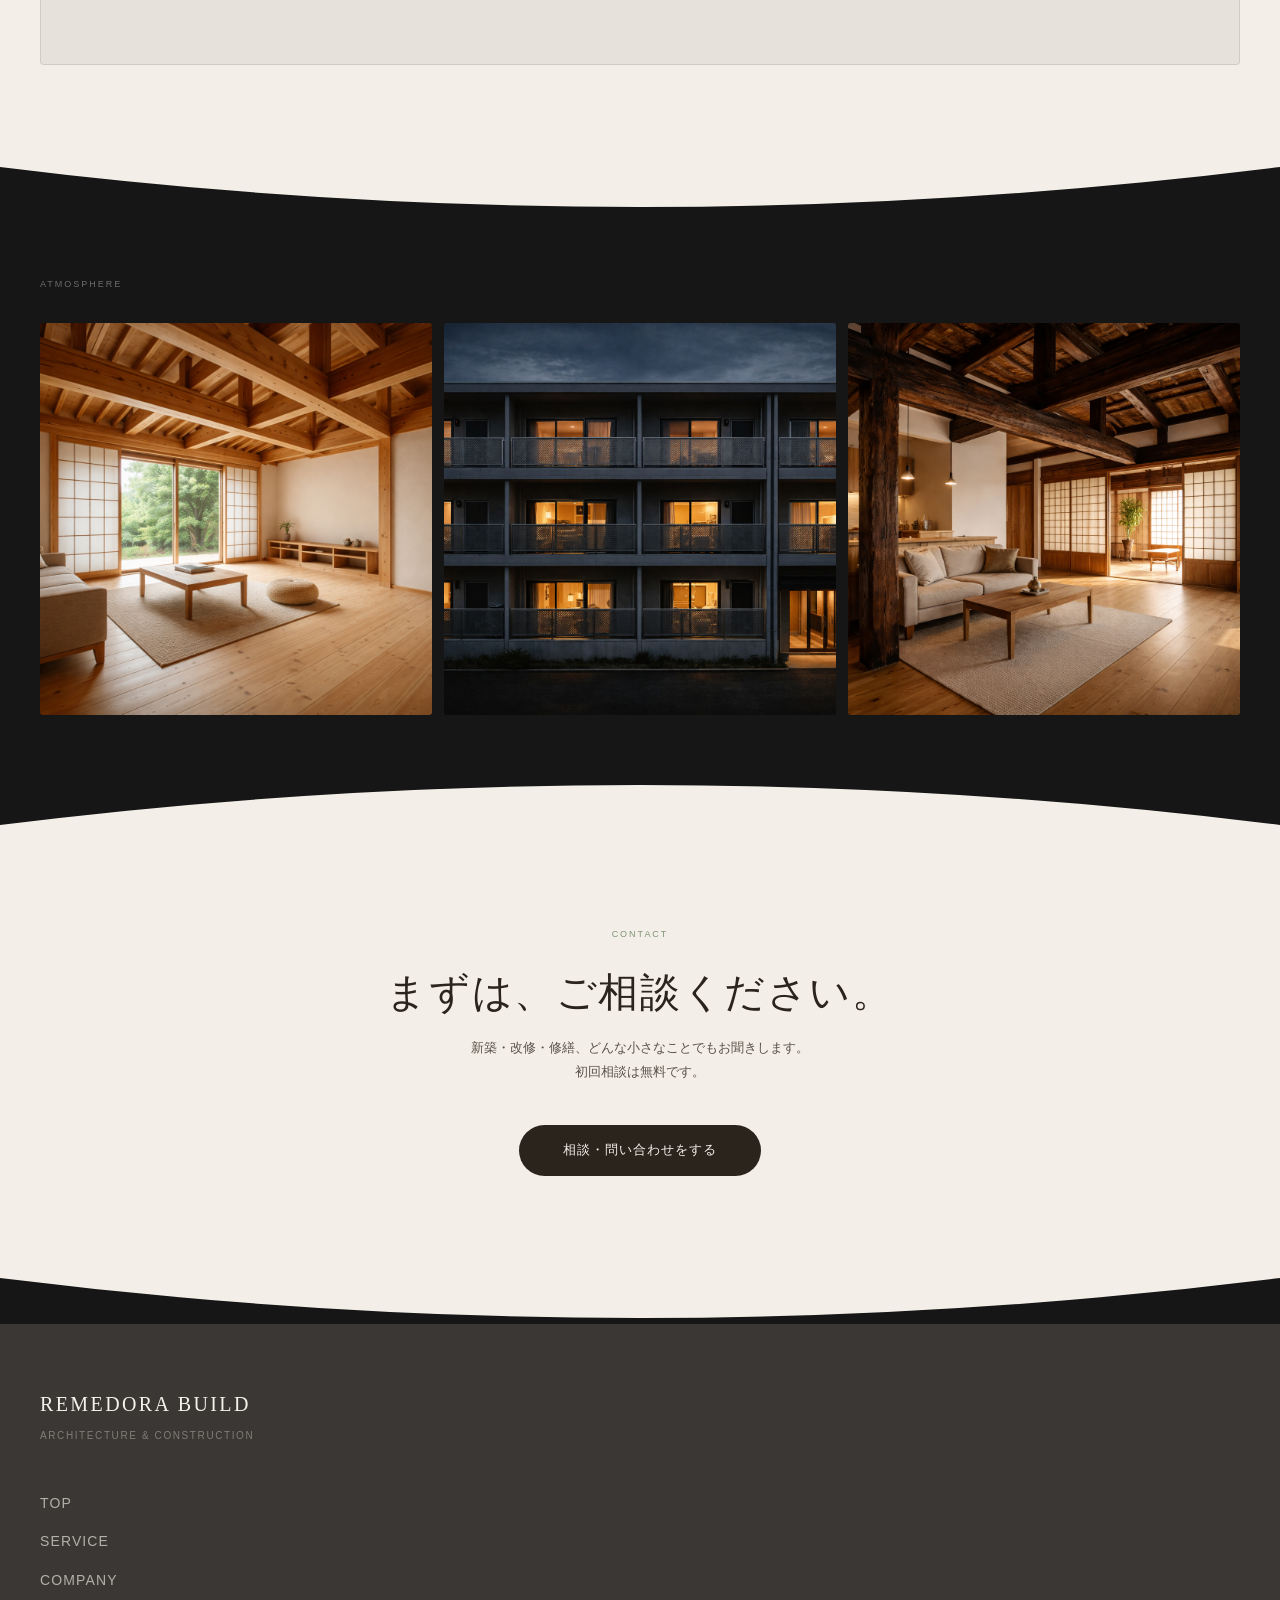
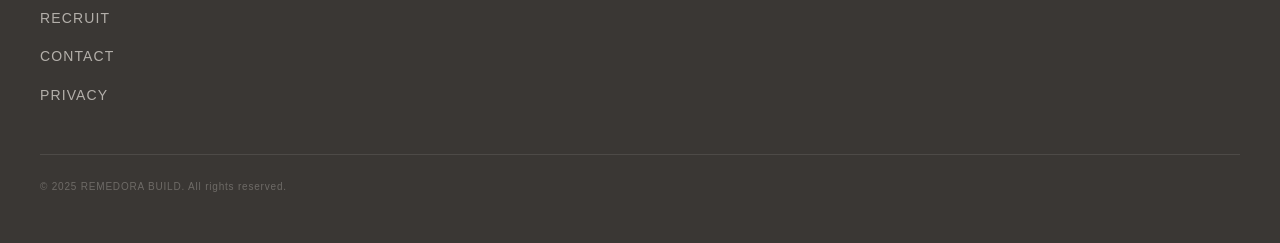
<file: company.html>
<!DOCTYPE html>
<html lang="ja">
<head>
  <meta charset="UTF-8">
  <meta name="viewport" content="width=device-width, initial-scale=1.0">
  <title>COMPANY — REMEDORA BUILD</title>
  <meta name="description" content="レメドラ建設の想いと価値観。2008年創業。兵庫県明石市を拠点に、住宅・店舗・小規模改修の設計施工を行っています。代表・会社概要・対応エリアはこちら。">
  <meta property="og:title" content="COMPANY — REMEDORA BUILD">
  <meta property="og:description" content="レメドラ建設の想いと価値観。地域に根ざした手仕事の建築を通じて、長く使える建物を丁寧につくります。">
  <meta property="og:type" content="website">
  <link rel="stylesheet" href="assets/css/style.css">
</head>
<body>

  <header class="site-header site-header--solid" role="banner">
    <div class="site-header__inner">
      <a href="index.html" class="site-header__logo" aria-label="REMEDORA BUILD トップ">
        REMEDORA BUILD
        <small>ARCHITECTURE &amp; CONSTRUCTION</small>
      </a>
      <div class="site-header__actions">
        <button class="menu-circle" aria-label="メニューを開く" aria-expanded="false" aria-controls="navOverlay">
          <span class="menu-circle__bars" aria-hidden="true">
            <span class="menu-circle__bar"></span>
            <span class="menu-circle__bar"></span>
            <span class="menu-circle__bar"></span>
          </span>
          <span class="menu-circle__label">MENU</span>
        </button>
      </div>
    </div>
  </header>

  <div class="nav-overlay" id="navOverlay" role="dialog" aria-modal="true" aria-label="ナビゲーション">
    <button class="nav-overlay__close" aria-label="メニューを閉じる">&times;</button>
    <div class="nav-overlay__inner">
      <p class="nav-overlay__label">Navigation</p>
      <nav class="nav-overlay__list" aria-label="メインナビゲーション">
        <a href="index.html"   data-page="index.html">TOP</a>
        <a href="service.html" data-page="service.html">SERVICE</a>
        <a href="company.html" data-page="company.html">COMPANY</a>
        <a href="recruit.html" data-page="recruit.html">RECRUIT</a>
        <a href="contact.html" data-page="contact.html">CONTACT</a>
      </nav>
    </div>
  </div>

  <main class="company-page">

    <!-- 1. COMPANY HERO -->
    <div class="company-photo" role="img" aria-label="建築施設外観のイメージ写真">
      <img src="assets/images/company.jpg" alt="建築施設外観">
      <div class="company-photo__overlay" aria-hidden="true"></div>
    </div>

    <!-- 2. MESSAGE -->
    <section class="company-panel" aria-label="会社の想い">
      <p class="company-panel__eyebrow">Our Philosophy</p>
      <div class="company-panel__row">
        <h1 class="company-vert-title" lang="ja">
          誠実な<br>手仕事で<br>刻む。
        </h1>
      </div>
    </section>

    <!-- — 直線：white → cream -->
    <div class="line-divider" aria-hidden="true"></div>

    <!-- 3. STORY / BACKGROUND (cream) -->
    <section class="company-body" aria-label="創業背景・こだわり">
      <h2 class="company-body__title">
        対話から始まる、<br>
        丁寧な建築。
      </h2>
      <p class="company-body__text">
        レメドラ建設は、地域密着の小規模建築会社として2008年に創業しました。住宅の新築・改修から店舗内装まで、依頼主の暮らしや商いに寄り添いながら、一棟ずつ丁寧に手がけることを信条としています。
      </p>
      <p class="company-body__text">
        大手ゼネコンにできる仕事より、私たちにしかできない仕事を選んできました。それは、現場監督と職人が直接言葉を交わし、素材の特性を確かめながら進める手仕事の建築です。
      </p>
      <p class="company-body__text">
        私たちが大切にしているのは「完成後の関係」です。建物は完成してからが本番。引き渡し後も気軽に相談できる存在でいることが、地域の工務店としての責任だと考えています。
      </p>
      <p class="company-body__text">
        完成したとき、依頼主が「自分の建物だ」と感じられること。それが、私たちの目指す仕事の姿です。
      </p>
    </section>

    <!-- — 直線：cream → beige -->
    <div class="line-divider" aria-hidden="true"></div>

    <!-- VALUES -->
    <section class="company-values" aria-label="私たちの価値観">
      <p class="company-values__eyebrow">Our Values</p>
      <div class="value-item">
        <p class="value-item__num">01</p>
        <h3 class="value-item__title">素材への敬意</h3>
        <p class="value-item__text">木、鉄、石、土——それぞれの素材には固有の性質と美しさがあります。私たちはその声を聞き、素材が最も輝く場所と使い方を選びます。素材選びは完成後20年の耐久性にも直結します。</p>
      </div>
      <div class="value-item">
        <p class="value-item__num">02</p>
        <h3 class="value-item__title">丁寧な対話</h3>
        <p class="value-item__text">設計は、会話から生まれます。依頼主の生活リズム、好みの光、将来の変化——図面に落とす前に、何度も言葉を重ねます。「言いにくいこと」を言いやすい関係を、現場でも大切にしています。</p>
      </div>
      <div class="value-item">
        <p class="value-item__num">03</p>
        <h3 class="value-item__title">長く使える建物</h3>
        <p class="value-item__text">流行を追わず、10年・20年後も愛着を持って使い続けられる空間をつくることが、私たちの責任です。メンテナンスしやすい設計にすることも、長く使うための重要な仕事のひとつです。</p>
      </div>
    </section>

    <!-- — 直線：beige → white -->
    <div class="line-divider" aria-hidden="true"></div>

    <!-- 4. PROFILE (white) -->
    <section class="company-profile" aria-label="代表プロフィール">
      <p class="company-profile__eyebrow">Profile</p>
      <div class="profile-card">
        <div class="profile-card__img">
          <img src="assets/images/company.jpg" alt="代表 田村 誠一 プロフィール写真">
        </div>
        <div>
          <p class="profile-card__role">代表・設計施工責任者</p>
          <h2 class="profile-card__name">田村 誠一</h2>
          <p class="profile-card__text">
            1972年生まれ、兵庫県明石市出身。工業高校卒業後、地元工務店に大工として入社。約15年の現場経験を経て、2008年にレメドラ建設を創業。住宅・店舗・改修まで幅広く手がけながら、依頼主との対話を最も大切にする施工スタイルを貫く。
          </p>
          <p class="profile-card__text" style="margin-top:var(--sp-16);">
            「材料の声を聞いて、その場所に合った使い方をすること。それが私の仕事の始まりです。」
          </p>
          <div class="profile-card__certs">
            <span class="profile-card__cert">一級建築施工管理技士</span>
            <span class="profile-card__cert">二級建築士</span>
            <span class="profile-card__cert">木造建築士</span>
          </div>
        </div>
      </div>
    </section>

    <!-- — 直線：white → beige -->
    <div class="line-divider" aria-hidden="true"></div>

    <!-- 5. COMPANY INFO DETAIL (beige) -->
    <section class="company-info-detail" aria-label="会社概要">
      <p class="company-info-detail__eyebrow">Company Info</p>
      <table class="info-table">
        <tbody>
          <tr>
            <th scope="row">屋号</th>
            <td>REMEDORA BUILD（レメドラ建設）</td>
          </tr>
          <tr>
            <th scope="row">事業内容</th>
            <td>住宅・店舗・小規模改修の設計施工<br>新築・リノベーション・木工造作・店舗内装</td>
          </tr>
          <tr>
            <th scope="row">創業</th>
            <td>2008年</td>
          </tr>
          <tr>
            <th scope="row">代表</th>
            <td>田村 誠一</td>
          </tr>
          <tr>
            <th scope="row">社員数</th>
            <td>12名</td>
          </tr>
          <tr>
            <th scope="row">所在地</th>
            <td>兵庫県明石市周辺<br><span style="font-size:12px;opacity:.7;">（詳細住所はお問い合わせ後にご案内します）</span></td>
          </tr>
          <tr>
            <th scope="row">営業時間</th>
            <td>9:00〜18:00</td>
          </tr>
          <tr>
            <th scope="row">定休日</th>
            <td>日曜・祝日</td>
          </tr>
          <tr>
            <th scope="row">資格</th>
            <td>一級建築施工管理技士、二級建築士、木造建築士</td>
          </tr>
        </tbody>
      </table>
    </section>

    <!-- — 直線：beige → cream -->
    <div class="line-divider" aria-hidden="true"></div>

    <!-- 6. AREA / ACCESS DETAIL (cream) -->
    <section class="company-access" aria-label="対応エリア・アクセス">
      <p class="company-access__eyebrow">Area / Access</p>
      <h2 class="company-access__title">対応エリア・アクセス</h2>
      <p style="font-size:14px;line-height:1.9;color:var(--c-sand);margin-bottom:var(--sp-16);">
        主に以下のエリアを中心に対応しています。エリア外のご相談も内容によって対応可能ですので、まずはお問い合わせください。
      </p>
      <div class="area-tags">
        <span class="area-tag">明石市</span>
        <span class="area-tag">神戸市西区</span>
        <span class="area-tag">加古川市</span>
        <span class="area-tag">播磨町</span>
        <span class="area-tag">稲美町</span>
        <span class="area-tag">神戸市垂水区</span>
      </div>
      <table class="info-table" style="margin-bottom:var(--sp-8);">
        <tbody>
          <tr>
            <th scope="row">所在地</th>
            <td>兵庫県明石市周辺</td>
          </tr>
          <tr>
            <th scope="row">最寄り駅</th>
            <td>JR明石駅・山陽明石駅より徒歩圏内</td>
          </tr>
        </tbody>
      </table>
      <div class="map-placeholder" role="img" aria-label="地図（準備中）">
        <div>
          <span class="map-placeholder__label">Google Map</span>
          <span class="map-placeholder__address">兵庫県明石市周辺<br>詳細住所はお問い合わせ後にご案内します</span>
        </div>
      </div>
    </section>

    <!-- ◎ アーチ：cream → dark -->
    <div class="curve-divider" style="background:var(--c-dark);" aria-hidden="true">
      <svg class="curve-divider__svg" viewBox="0 0 1440 72" preserveAspectRatio="none" xmlns="http://www.w3.org/2000/svg"><path d="M0,24 Q720,104 1440,24 L1440,0 L0,0 Z" fill="var(--c-cream)"/></svg>
    </div>

    <!-- 7. PHOTO / ATMOSPHERE (dark) -->
    <section class="company-atmosphere" aria-label="仕事の雰囲気">
      <p class="company-atmosphere__eyebrow">Atmosphere</p>
      <div class="atmosphere-grid">
        <div class="atmosphere-grid__img">
          <img src="assets/images/works-01.jpg" alt="現場施工の様子">
        </div>
        <div class="atmosphere-grid__img">
          <img src="assets/images/works-03.jpg" alt="改修現場の様子">
        </div>
        <div class="atmosphere-grid__img">
          <img src="assets/images/works-05.jpg" alt="仕上げ作業の様子">
        </div>
      </div>
    </section>

    <!-- ◎ アーチ：dark → cream -->
    <div class="curve-divider" style="background:var(--c-dark);" aria-hidden="true">
      <svg class="curve-divider__svg" viewBox="0 0 1440 72" preserveAspectRatio="none" xmlns="http://www.w3.org/2000/svg"><path d="M0,48 Q720,-32 1440,48 L1440,72 L0,72 Z" fill="var(--c-cream)"/></svg>
    </div>

    <!-- 8. CTA (cream) -->
    <section class="cta-band" aria-label="お問い合わせ">
      <p class="cta-band__eyebrow">Contact</p>
      <h2 class="cta-band__title">まずは、ご相談ください。</h2>
      <p class="cta-band__text">
        新築・改修・修繕、どんな小さなことでもお聞きします。<br>
        初回相談は無料です。
      </p>
      <a href="contact.html" class="pill pill--dark">相談・問い合わせをする</a>
    </section>

    <!-- ◎ アーチ：cream → dark -->
    <div class="curve-divider" style="background:var(--c-dark);" aria-hidden="true">
      <svg class="curve-divider__svg" viewBox="0 0 1440 72" preserveAspectRatio="none" xmlns="http://www.w3.org/2000/svg"><path d="M0,24 Q720,104 1440,24 L1440,0 L0,0 Z" fill="var(--c-cream)"/></svg>
    </div>

  </main>

  <footer class="site-footer" role="contentinfo">
    <p class="site-footer__logo">REMEDORA BUILD</p>
    <p class="site-footer__tagline">ARCHITECTURE &amp; CONSTRUCTION</p>
    <nav class="site-footer__nav" aria-label="フッターナビゲーション">
      <a href="index.html">TOP</a>
      <a href="service.html">SERVICE</a>
      <a href="company.html">COMPANY</a>
      <a href="recruit.html">RECRUIT</a>
      <a href="contact.html">CONTACT</a>
      <a href="privacy.html">PRIVACY</a>
    </nav>
    <div class="site-footer__rule" aria-hidden="true"></div>
    <p class="site-footer__copy">&copy; 2025 REMEDORA BUILD. All rights reserved.</p>
  </footer>

  <script src="assets/js/main.js"></script>
</body>
</html>
</file>
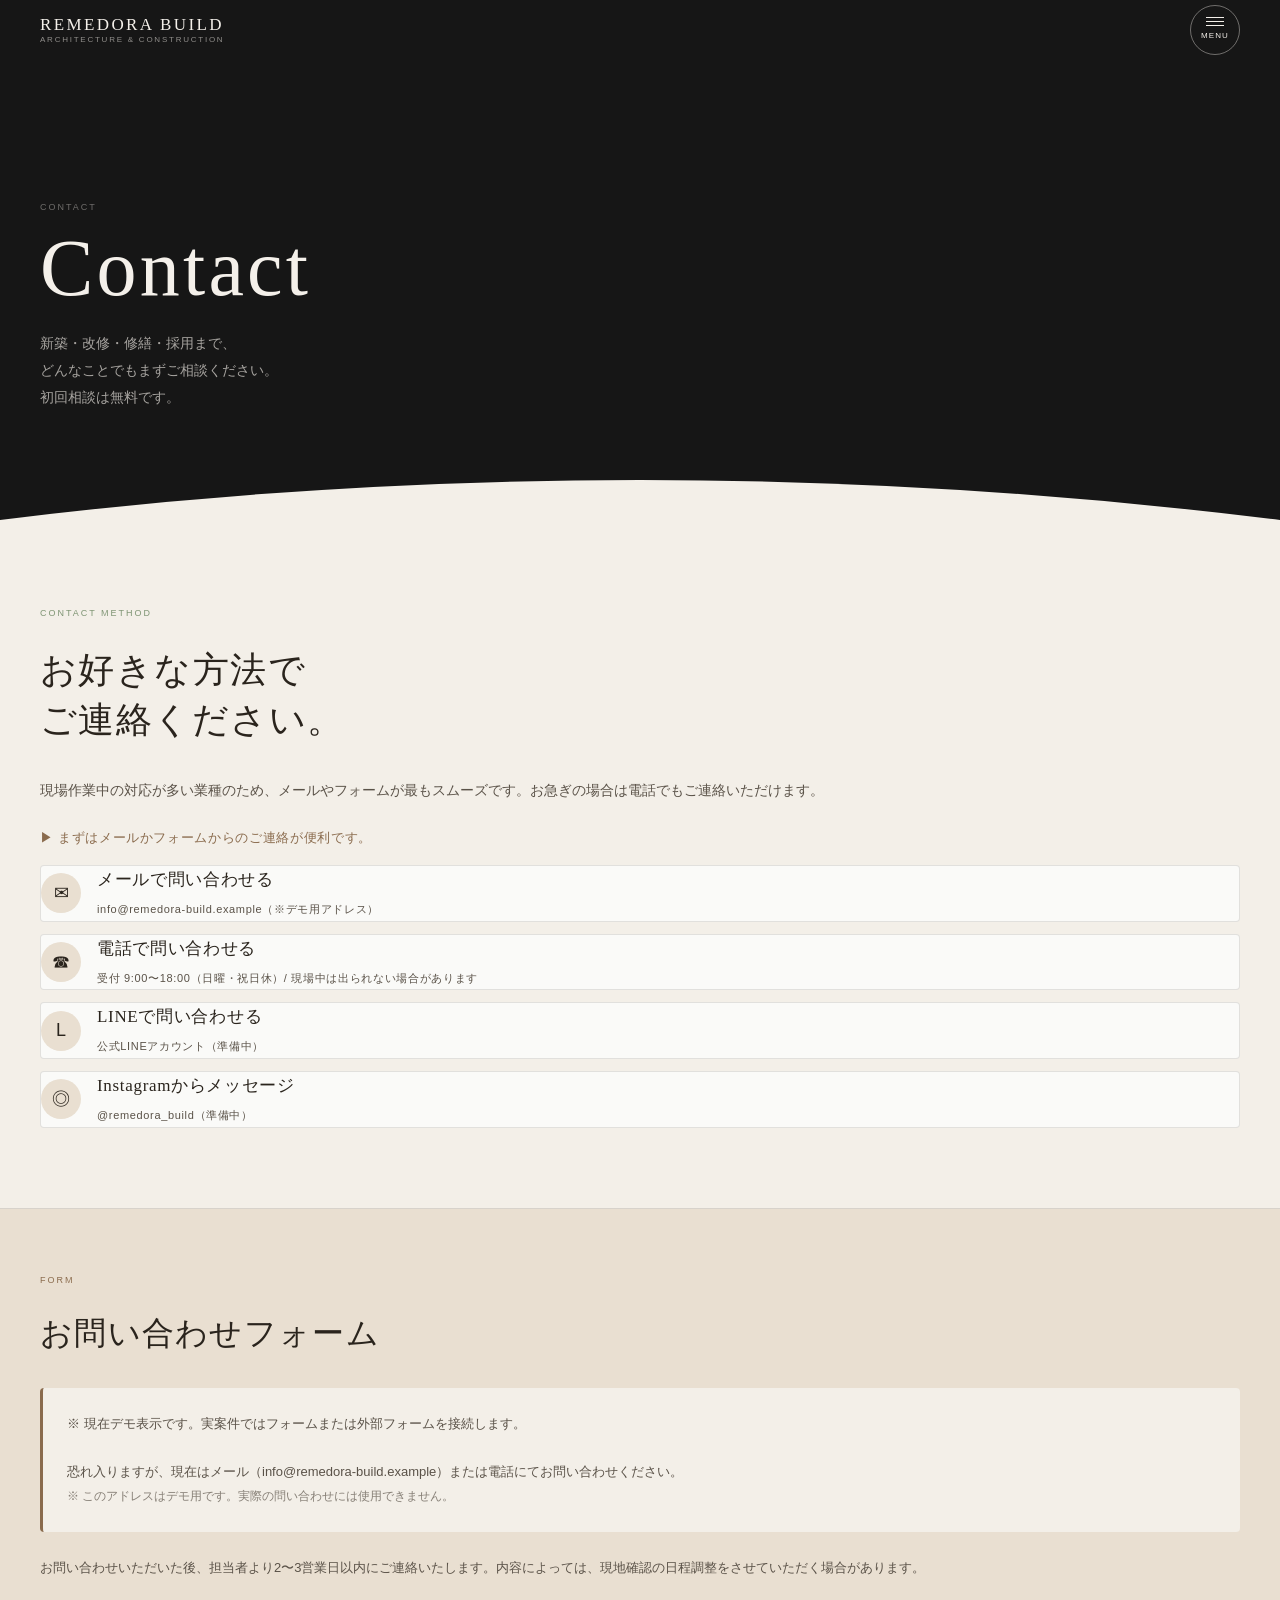
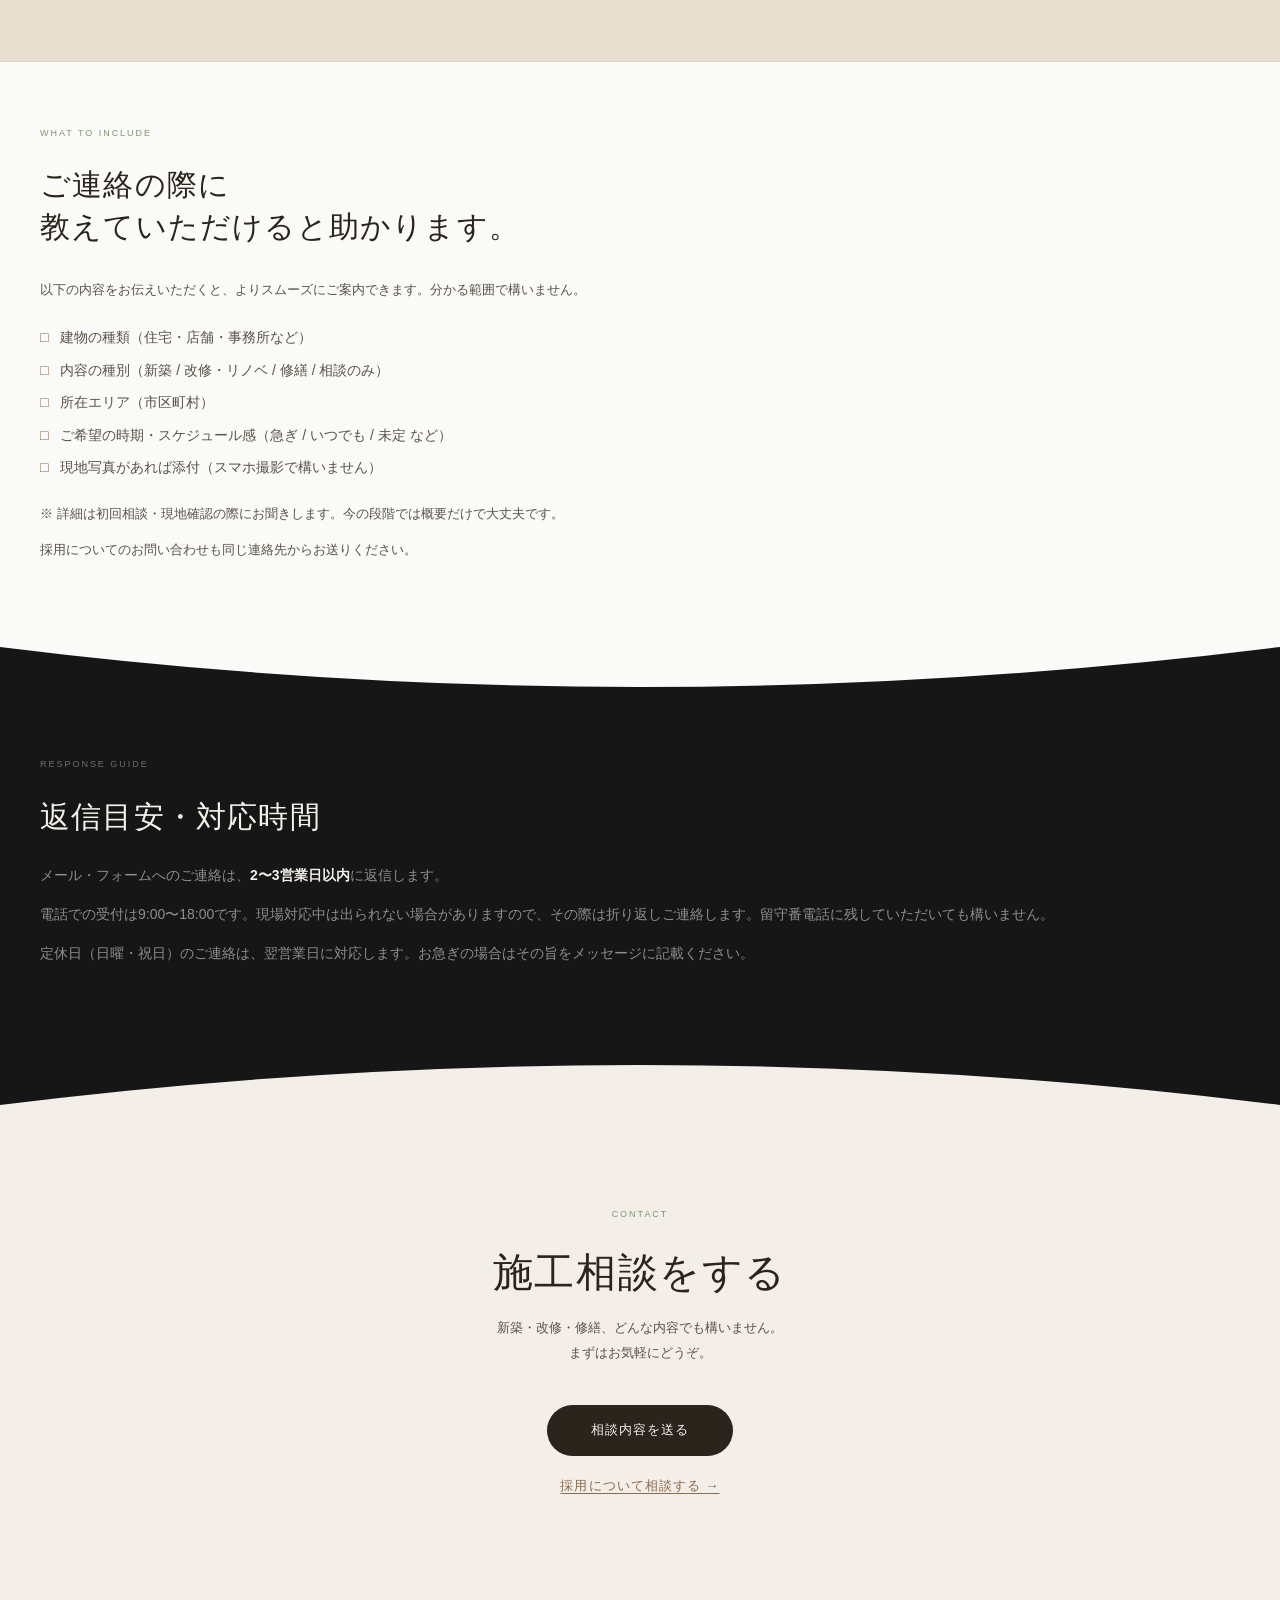
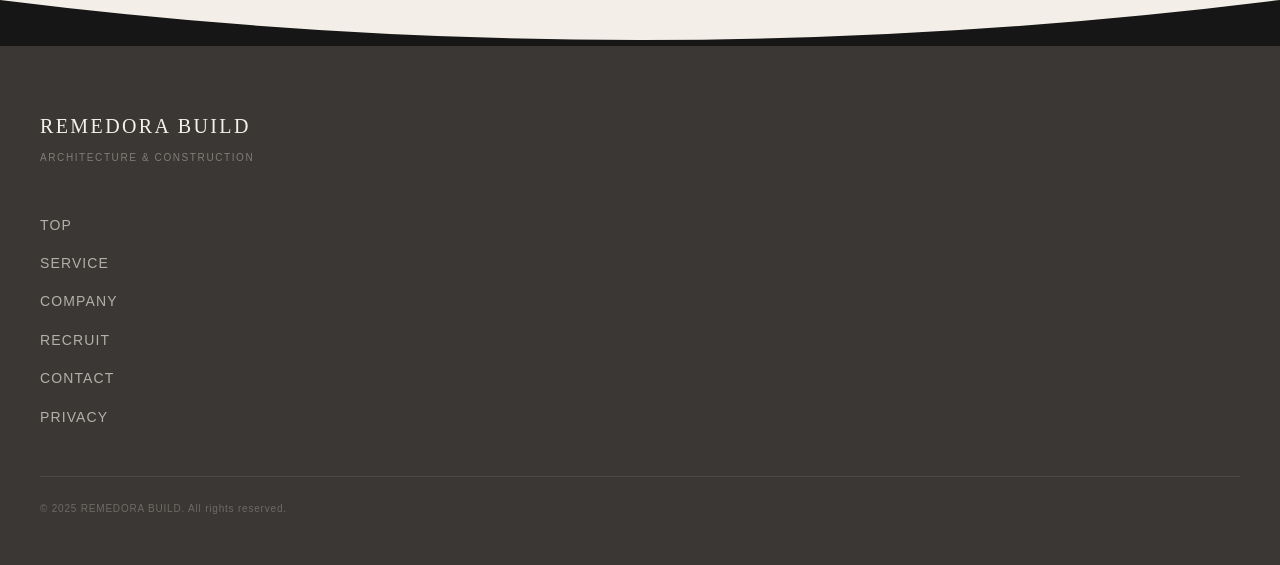
<file: contact.html>
<!DOCTYPE html>
<html lang="ja">
<head>
  <meta charset="UTF-8">
  <meta name="viewport" content="width=device-width, initial-scale=1.0">
  <title>CONTACT — REMEDORA BUILD</title>
  <meta name="description" content="レメドラ建設へのお問い合わせ・ご相談はこちら。メール・電話・LINEから受付中。初回相談無料。2〜3営業日以内に返信します。">
  <meta property="og:title" content="CONTACT — REMEDORA BUILD">
  <meta property="og:description" content="レメドラ建設へのお問い合わせ・ご相談はこちら。初回相談無料。">
  <meta property="og:type" content="website">
  <link rel="stylesheet" href="assets/css/style.css">
</head>
<body>

  <header class="site-header site-header--solid" role="banner">
    <div class="site-header__inner">
      <a href="index.html" class="site-header__logo" aria-label="REMEDORA BUILD トップ">
        REMEDORA BUILD
        <small>ARCHITECTURE &amp; CONSTRUCTION</small>
      </a>
      <div class="site-header__actions">
        <button class="menu-circle" aria-label="メニューを開く" aria-expanded="false" aria-controls="navOverlay">
          <span class="menu-circle__bars" aria-hidden="true">
            <span class="menu-circle__bar"></span>
            <span class="menu-circle__bar"></span>
            <span class="menu-circle__bar"></span>
          </span>
          <span class="menu-circle__label">MENU</span>
        </button>
      </div>
    </div>
  </header>

  <div class="nav-overlay" id="navOverlay" role="dialog" aria-modal="true" aria-label="ナビゲーション">
    <button class="nav-overlay__close" aria-label="メニューを閉じる">&times;</button>
    <div class="nav-overlay__inner">
      <p class="nav-overlay__label">Navigation</p>
      <nav class="nav-overlay__list" aria-label="メインナビゲーション">
        <a href="index.html"   data-page="index.html">TOP</a>
        <a href="service.html" data-page="service.html">SERVICE</a>
        <a href="company.html" data-page="company.html">COMPANY</a>
        <a href="recruit.html" data-page="recruit.html">RECRUIT</a>
        <a href="contact.html" data-page="contact.html">CONTACT</a>
      </nav>
    </div>
  </div>

  <main class="contact-page">

    <!-- 1. CONTACT HERO (dark) -->
    <section class="inner-hero" aria-label="お問い合わせページ入口">
      <p class="inner-hero__eyebrow">Contact</p>
      <h1 class="inner-hero__title">Contact</h1>
      <p class="inner-hero__lead">
        新築・改修・修繕・採用まで、<br>
        どんなことでもまずご相談ください。<br>
        初回相談は無料です。
      </p>
    </section>

    <!-- ◎ アーチ：dark → cream -->
    <div class="curve-divider" style="background:var(--c-dark);" aria-hidden="true">
      <svg class="curve-divider__svg" viewBox="0 0 1440 72" preserveAspectRatio="none" xmlns="http://www.w3.org/2000/svg"><path d="M0,48 Q720,-32 1440,48 L1440,72 L0,72 Z" fill="var(--c-cream)"/></svg>
    </div>

    <!-- 2. BEST CONTACT METHOD + 3. CONTACT BUTTONS (cream) -->
    <section class="contact-methods" aria-label="連絡方法">
      <p class="contact-methods__eyebrow">Contact Method</p>
      <h2 class="contact-methods__title">
        お好きな方法で<br>
        ご連絡ください。
      </h2>
      <p style="font-size:14px;line-height:1.9;color:var(--c-sand);margin-bottom:var(--sp-24);">
        現場作業中の対応が多い業種のため、メールやフォームが最もスムーズです。お急ぎの場合は電話でもご連絡いただけます。
      </p>
      <p class="contact-recommend">▶ まずはメールかフォームからのご連絡が便利です。</p>
      <div class="contact-btn-list">
        <a href="mailto:info@remedora-build.example" class="contact-btn" aria-label="メールで問い合わせる">
          <span class="contact-btn__icon">✉</span>
          <span>
            <span class="contact-btn__label">メールで問い合わせる</span>
            <span class="contact-btn__note">info@remedora-build.example（※デモ用アドレス）</span>
          </span>
        </a>
        <a href="tel:00000000000" class="contact-btn" aria-label="電話で問い合わせる">
          <span class="contact-btn__icon">☎</span>
          <span>
            <span class="contact-btn__label">電話で問い合わせる</span>
            <span class="contact-btn__note">受付 9:00〜18:00（日曜・祝日休）/ 現場中は出られない場合があります</span>
          </span>
        </a>
        <a href="#" class="contact-btn" aria-label="LINEで問い合わせる">
          <span class="contact-btn__icon">L</span>
          <span>
            <span class="contact-btn__label">LINEで問い合わせる</span>
            <span class="contact-btn__note">公式LINEアカウント（準備中）</span>
          </span>
        </a>
        <a href="#" class="contact-btn" aria-label="Instagramからメッセージ">
          <span class="contact-btn__icon">◎</span>
          <span>
            <span class="contact-btn__label">Instagramからメッセージ</span>
            <span class="contact-btn__note">@remedora_build（準備中）</span>
          </span>
        </a>
      </div>
    </section>

    <!-- — 直線：cream → beige -->
    <div class="line-divider" aria-hidden="true"></div>

    <!-- 4. FORM (beige) -->
    <section class="contact-form-section" aria-label="お問い合わせフォーム">
      <p class="contact-form-section__eyebrow">Form</p>
      <h2 class="contact-form-section__title">お問い合わせフォーム</h2>
      <div class="form-notice">
        ※ 現在デモ表示です。実案件ではフォームまたは外部フォームを接続します。<br><br>
        恐れ入りますが、現在はメール（info@remedora-build.example）または電話にてお問い合わせください。<br>
        <span style="font-size:12px;opacity:.7;">※ このアドレスはデモ用です。実際の問い合わせには使用できません。</span>
      </div>
      <p style="font-size:13px;line-height:1.9;color:var(--c-sand);margin-top:var(--sp-24);">
        お問い合わせいただいた後、担当者より2〜3営業日以内にご連絡いたします。内容によっては、現地確認の日程調整をさせていただく場合があります。
      </p>
    </section>

    <!-- — 直線：beige → white -->
    <div class="line-divider" aria-hidden="true"></div>

    <!-- 5. WHAT TO INCLUDE (white) -->
    <section class="what-to-send" aria-label="お問い合わせ時に教えてください">
      <p class="what-to-send__eyebrow">What to Include</p>
      <h2 class="what-to-send__title">
        ご連絡の際に<br>
        教えていただけると助かります。
      </h2>
      <p style="font-size:13px;color:var(--c-sand);margin-bottom:var(--sp-24);">以下の内容をお伝えいただくと、よりスムーズにご案内できます。分かる範囲で構いません。</p>
      <div class="send-checklist">
        <p class="send-checklist__item">建物の種類（住宅・店舗・事務所など）</p>
        <p class="send-checklist__item">内容の種別（新築 / 改修・リノベ / 修繕 / 相談のみ）</p>
        <p class="send-checklist__item">所在エリア（市区町村）</p>
        <p class="send-checklist__item">ご希望の時期・スケジュール感（急ぎ / いつでも / 未定 など）</p>
        <p class="send-checklist__item">現地写真があれば添付（スマホ撮影で構いません）</p>
      </div>
      <p style="font-size:13px;color:var(--c-sand);margin-bottom:var(--sp-16);">※ 詳細は初回相談・現地確認の際にお聞きします。今の段階では概要だけで大丈夫です。</p>
      <p style="font-size:13px;color:var(--c-sand);">採用についてのお問い合わせも同じ連絡先からお送りください。</p>
    </section>

    <!-- ◎ アーチ：white → dark -->
    <div class="curve-divider" style="background:var(--c-dark);" aria-hidden="true">
      <svg class="curve-divider__svg" viewBox="0 0 1440 72" preserveAspectRatio="none" xmlns="http://www.w3.org/2000/svg"><path d="M0,24 Q720,104 1440,24 L1440,0 L0,0 Z" fill="var(--c-white)"/></svg>
    </div>

    <!-- 6. RESPONSE GUIDE (dark) -->
    <section class="response-guide" aria-label="返信目安・対応時間">
      <p class="response-guide__eyebrow">Response Guide</p>
      <h2 class="response-guide__title">返信目安・対応時間</h2>
      <p class="response-guide__text">
        メール・フォームへのご連絡は、<strong style="color:var(--c-on-dark);">2〜3営業日以内</strong>に返信します。
      </p>
      <p class="response-guide__text">
        電話での受付は9:00〜18:00です。現場対応中は出られない場合がありますので、その際は折り返しご連絡します。留守番電話に残していただいても構いません。
      </p>
      <p class="response-guide__text">
        定休日（日曜・祝日）のご連絡は、翌営業日に対応します。お急ぎの場合はその旨をメッセージに記載ください。
      </p>
    </section>

    <!-- ◎ アーチ：dark → cream -->
    <div class="curve-divider" style="background:var(--c-dark);" aria-hidden="true">
      <svg class="curve-divider__svg" viewBox="0 0 1440 72" preserveAspectRatio="none" xmlns="http://www.w3.org/2000/svg"><path d="M0,48 Q720,-32 1440,48 L1440,72 L0,72 Z" fill="var(--c-cream)"/></svg>
    </div>

    <!-- 7. FINAL CTA (cream) -->
    <section class="cta-band" aria-label="最後の問い合わせ導線">
      <p class="cta-band__eyebrow">Contact</p>
      <h2 class="cta-band__title">施工相談をする</h2>
      <p class="cta-band__text">
        新築・改修・修繕、どんな内容でも構いません。<br>
        まずはお気軽にどうぞ。
      </p>
      <a href="mailto:info@remedora-build.example" class="pill pill--dark" style="margin-bottom:var(--sp-16);">相談内容を送る</a>
      <br>
      <a href="recruit.html" style="font-size:13px;letter-spacing:.08em;color:var(--c-brown);text-decoration:underline;text-underline-offset:3px;">採用について相談する →</a>
    </section>

    <!-- ◎ アーチ：cream → dark -->
    <div class="curve-divider" style="background:var(--c-dark);" aria-hidden="true">
      <svg class="curve-divider__svg" viewBox="0 0 1440 72" preserveAspectRatio="none" xmlns="http://www.w3.org/2000/svg"><path d="M0,24 Q720,104 1440,24 L1440,0 L0,0 Z" fill="var(--c-cream)"/></svg>
    </div>

  </main>

  <footer class="site-footer" role="contentinfo">
    <p class="site-footer__logo">REMEDORA BUILD</p>
    <p class="site-footer__tagline">ARCHITECTURE &amp; CONSTRUCTION</p>
    <nav class="site-footer__nav" aria-label="フッターナビゲーション">
      <a href="index.html">TOP</a>
      <a href="service.html">SERVICE</a>
      <a href="company.html">COMPANY</a>
      <a href="recruit.html">RECRUIT</a>
      <a href="contact.html">CONTACT</a>
      <a href="privacy.html">PRIVACY</a>
    </nav>
    <div class="site-footer__rule" aria-hidden="true"></div>
    <p class="site-footer__copy">&copy; 2025 REMEDORA BUILD. All rights reserved.</p>
  </footer>

  <script src="assets/js/main.js"></script>
</body>
</html>
</file>
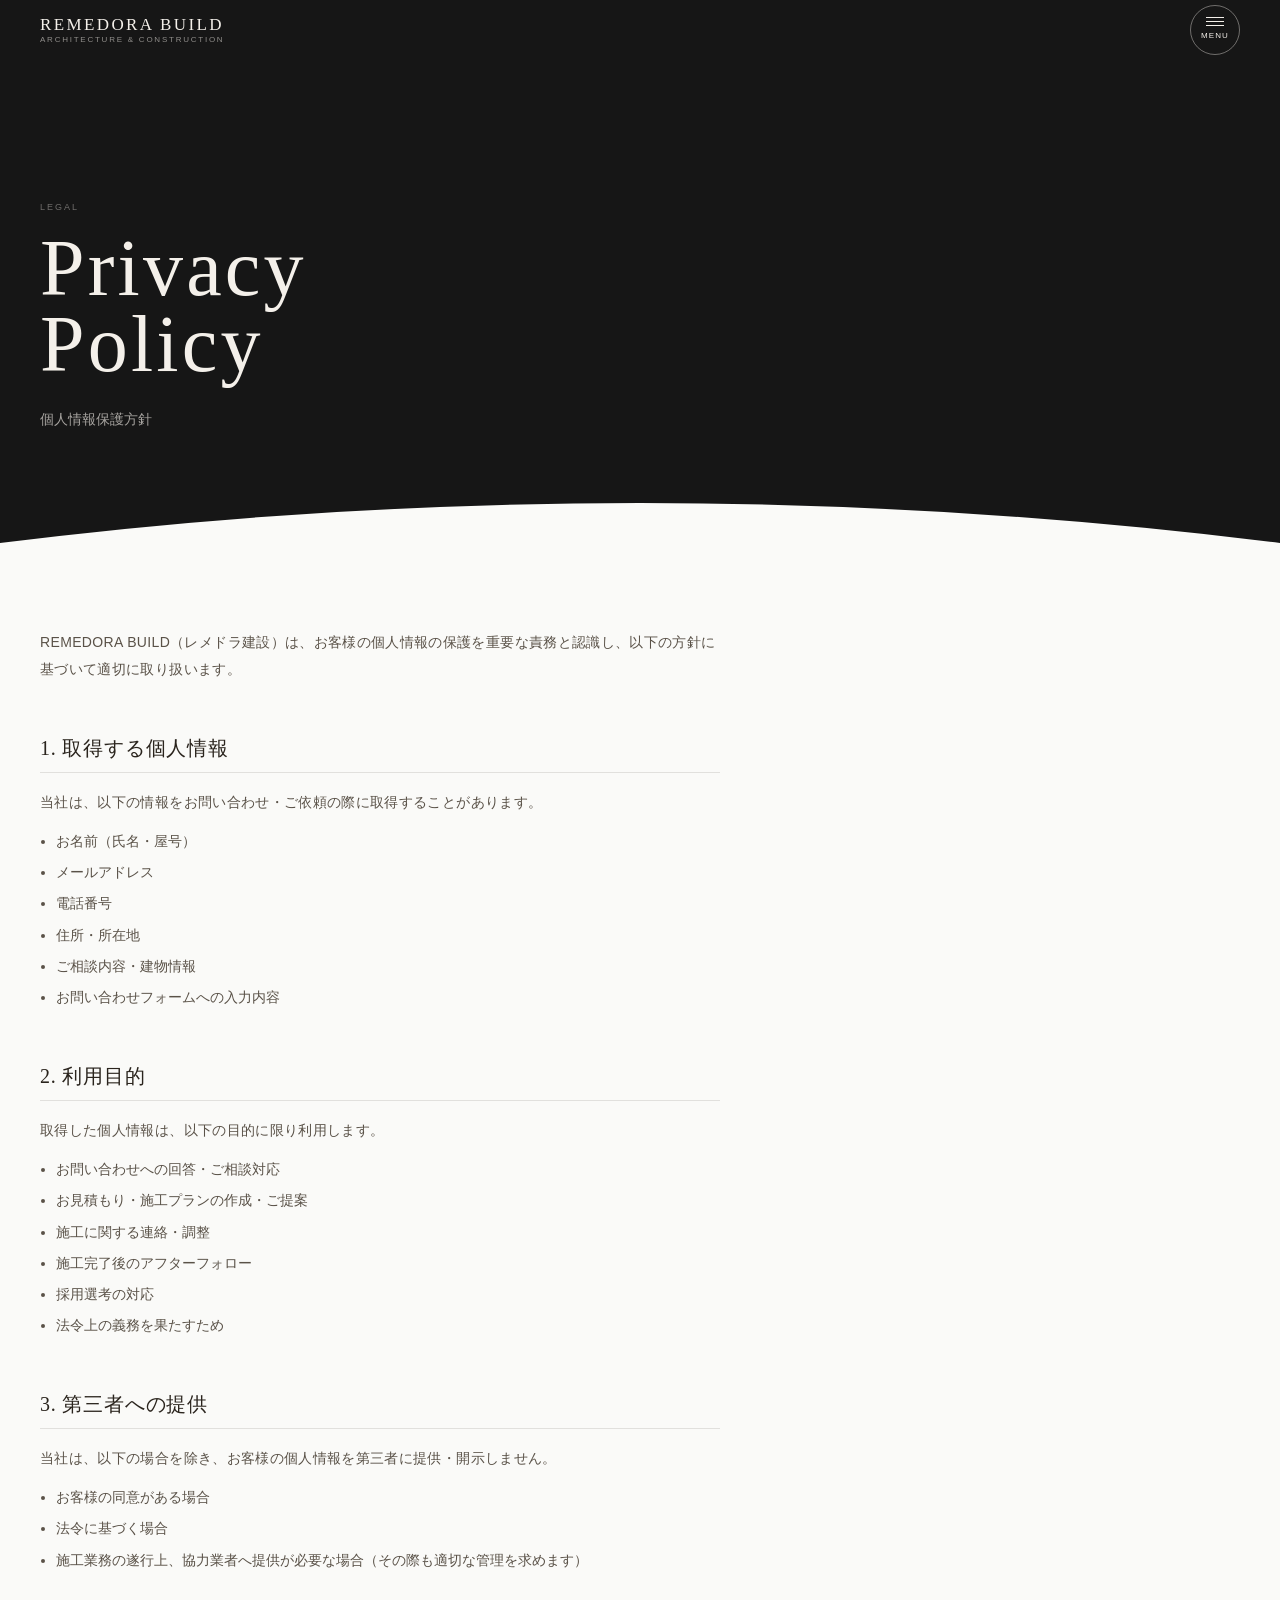
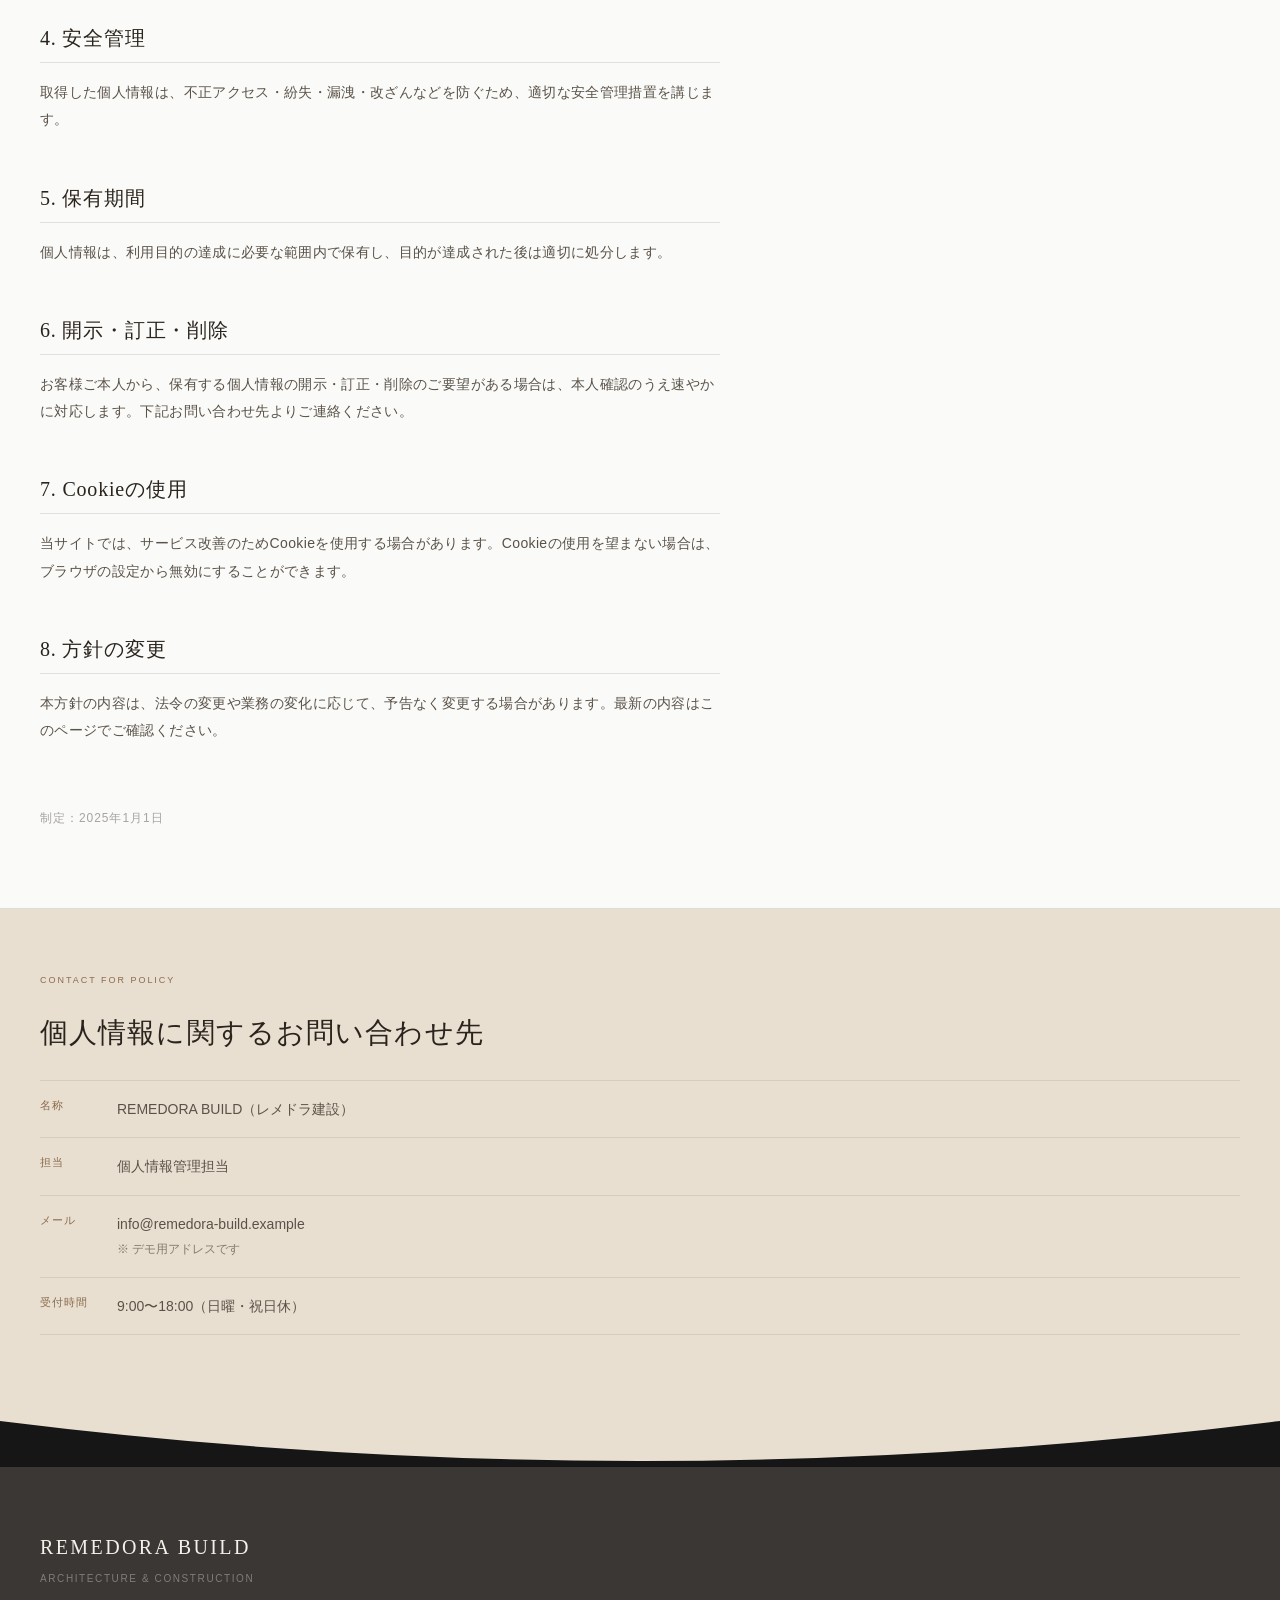
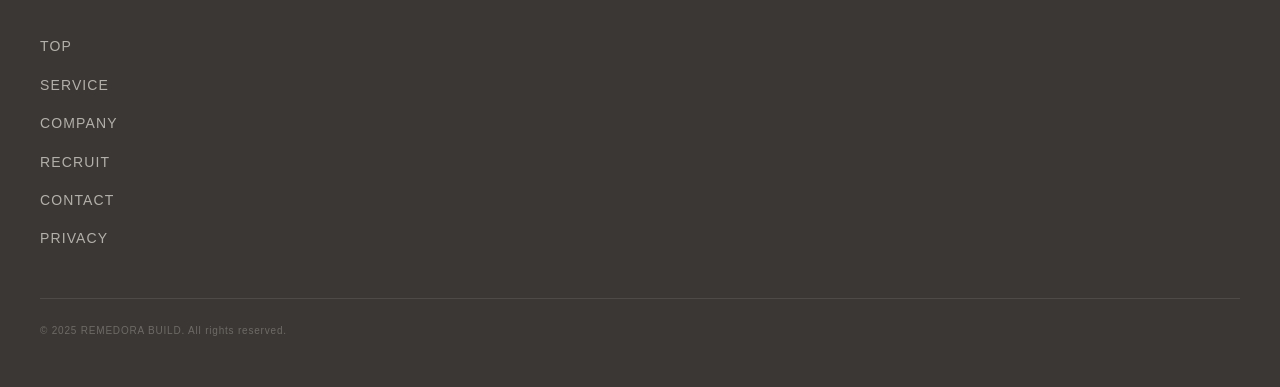
<file: privacy.html>
<!DOCTYPE html>
<html lang="ja">
<head>
  <meta charset="UTF-8">
  <meta name="viewport" content="width=device-width, initial-scale=1.0">
  <title>PRIVACY — REMEDORA BUILD</title>
  <meta name="description" content="レメドラ建設（REMEDORA BUILD）の個人情報保護方針。お問い合わせ・ご依頼で取得した個人情報の取り扱いについて説明します。">
  <meta property="og:title" content="PRIVACY — REMEDORA BUILD">
  <meta property="og:type" content="website">
  <link rel="stylesheet" href="assets/css/style.css">
</head>
<body>

  <header class="site-header site-header--solid" role="banner">
    <div class="site-header__inner">
      <a href="index.html" class="site-header__logo" aria-label="REMEDORA BUILD トップ">
        REMEDORA BUILD
        <small>ARCHITECTURE &amp; CONSTRUCTION</small>
      </a>
      <div class="site-header__actions">
        <button class="menu-circle" aria-label="メニューを開く" aria-expanded="false" aria-controls="navOverlay">
          <span class="menu-circle__bars" aria-hidden="true">
            <span class="menu-circle__bar"></span>
            <span class="menu-circle__bar"></span>
            <span class="menu-circle__bar"></span>
          </span>
          <span class="menu-circle__label">MENU</span>
        </button>
      </div>
    </div>
  </header>

  <div class="nav-overlay" id="navOverlay" role="dialog" aria-modal="true" aria-label="ナビゲーション">
    <button class="nav-overlay__close" aria-label="メニューを閉じる">&times;</button>
    <div class="nav-overlay__inner">
      <p class="nav-overlay__label">Navigation</p>
      <nav class="nav-overlay__list" aria-label="メインナビゲーション">
        <a href="index.html"   data-page="index.html">TOP</a>
        <a href="service.html" data-page="service.html">SERVICE</a>
        <a href="company.html" data-page="company.html">COMPANY</a>
        <a href="recruit.html" data-page="recruit.html">RECRUIT</a>
        <a href="contact.html" data-page="contact.html">CONTACT</a>
      </nav>
    </div>
  </div>

  <main class="privacy-page">

    <!-- 1. PRIVACY HERO (dark) -->
    <section class="inner-hero" aria-label="プライバシーポリシーページ入口">
      <p class="inner-hero__eyebrow">Legal</p>
      <h1 class="inner-hero__title">Privacy<br>Policy</h1>
      <p class="inner-hero__lead">個人情報保護方針</p>
    </section>

    <!-- ◎ アーチ：dark → white -->
    <div class="curve-divider" style="background:var(--c-dark);" aria-hidden="true">
      <svg class="curve-divider__svg" viewBox="0 0 1440 72" preserveAspectRatio="none" xmlns="http://www.w3.org/2000/svg"><path d="M0,48 Q720,-32 1440,48 L1440,72 L0,72 Z" fill="var(--c-white)"/></svg>
    </div>

    <!-- 2. POLICY BODY (white) -->
    <section class="privacy-body" aria-label="個人情報保護方針本文">

      <div class="privacy-section">
        <p class="privacy-section__text">
          REMEDORA BUILD（レメドラ建設）は、お客様の個人情報の保護を重要な責務と認識し、以下の方針に基づいて適切に取り扱います。
        </p>
      </div>

      <div class="privacy-section">
        <h2 class="privacy-section__title">1. 取得する個人情報</h2>
        <p class="privacy-section__text">当社は、以下の情報をお問い合わせ・ご依頼の際に取得することがあります。</p>
        <ul class="privacy-list">
          <li>お名前（氏名・屋号）</li>
          <li>メールアドレス</li>
          <li>電話番号</li>
          <li>住所・所在地</li>
          <li>ご相談内容・建物情報</li>
          <li>お問い合わせフォームへの入力内容</li>
        </ul>
      </div>

      <div class="privacy-section">
        <h2 class="privacy-section__title">2. 利用目的</h2>
        <p class="privacy-section__text">取得した個人情報は、以下の目的に限り利用します。</p>
        <ul class="privacy-list">
          <li>お問い合わせへの回答・ご相談対応</li>
          <li>お見積もり・施工プランの作成・ご提案</li>
          <li>施工に関する連絡・調整</li>
          <li>施工完了後のアフターフォロー</li>
          <li>採用選考の対応</li>
          <li>法令上の義務を果たすため</li>
        </ul>
      </div>

      <div class="privacy-section">
        <h2 class="privacy-section__title">3. 第三者への提供</h2>
        <p class="privacy-section__text">当社は、以下の場合を除き、お客様の個人情報を第三者に提供・開示しません。</p>
        <ul class="privacy-list">
          <li>お客様の同意がある場合</li>
          <li>法令に基づく場合</li>
          <li>施工業務の遂行上、協力業者へ提供が必要な場合（その際も適切な管理を求めます）</li>
        </ul>
      </div>

      <div class="privacy-section">
        <h2 class="privacy-section__title">4. 安全管理</h2>
        <p class="privacy-section__text">取得した個人情報は、不正アクセス・紛失・漏洩・改ざんなどを防ぐため、適切な安全管理措置を講じます。</p>
      </div>

      <div class="privacy-section">
        <h2 class="privacy-section__title">5. 保有期間</h2>
        <p class="privacy-section__text">個人情報は、利用目的の達成に必要な範囲内で保有し、目的が達成された後は適切に処分します。</p>
      </div>

      <div class="privacy-section">
        <h2 class="privacy-section__title">6. 開示・訂正・削除</h2>
        <p class="privacy-section__text">お客様ご本人から、保有する個人情報の開示・訂正・削除のご要望がある場合は、本人確認のうえ速やかに対応します。下記お問い合わせ先よりご連絡ください。</p>
      </div>

      <div class="privacy-section">
        <h2 class="privacy-section__title">7. Cookieの使用</h2>
        <p class="privacy-section__text">当サイトでは、サービス改善のためCookieを使用する場合があります。Cookieの使用を望まない場合は、ブラウザの設定から無効にすることができます。</p>
      </div>

      <div class="privacy-section">
        <h2 class="privacy-section__title">8. 方針の変更</h2>
        <p class="privacy-section__text">本方針の内容は、法令の変更や業務の変化に応じて、予告なく変更する場合があります。最新の内容はこのページでご確認ください。</p>
      </div>

      <p class="privacy-date">制定：2025年1月1日</p>
    </section>

    <!-- — 直線：white → beige -->
    <div class="line-divider" aria-hidden="true"></div>

    <!-- 3. CONTACT FOR POLICY (beige) -->
    <section class="info-snapshot" aria-label="個人情報に関するお問い合わせ">
      <p class="info-snapshot__eyebrow">Contact for Policy</p>
      <h2 class="info-snapshot__title">個人情報に関するお問い合わせ先</h2>
      <table class="info-table">
        <tbody>
          <tr>
            <th scope="row">名称</th>
            <td>REMEDORA BUILD（レメドラ建設）</td>
          </tr>
          <tr>
            <th scope="row">担当</th>
            <td>個人情報管理担当</td>
          </tr>
          <tr>
            <th scope="row">メール</th>
            <td>info@remedora-build.example<br><span style="font-size:12px;opacity:.7;">※ デモ用アドレスです</span></td>
          </tr>
          <tr>
            <th scope="row">受付時間</th>
            <td>9:00〜18:00（日曜・祝日休）</td>
          </tr>
        </tbody>
      </table>
    </section>

    <!-- ◎ アーチ：beige → dark -->
    <div class="curve-divider" style="background:var(--c-dark);" aria-hidden="true">
      <svg class="curve-divider__svg" viewBox="0 0 1440 72" preserveAspectRatio="none" xmlns="http://www.w3.org/2000/svg"><path d="M0,24 Q720,104 1440,24 L1440,0 L0,0 Z" fill="var(--c-beige)"/></svg>
    </div>

  </main>

  <footer class="site-footer" role="contentinfo">
    <p class="site-footer__logo">REMEDORA BUILD</p>
    <p class="site-footer__tagline">ARCHITECTURE &amp; CONSTRUCTION</p>
    <nav class="site-footer__nav" aria-label="フッターナビゲーション">
      <a href="index.html">TOP</a>
      <a href="service.html">SERVICE</a>
      <a href="company.html">COMPANY</a>
      <a href="recruit.html">RECRUIT</a>
      <a href="contact.html">CONTACT</a>
      <a href="privacy.html">PRIVACY</a>
    </nav>
    <div class="site-footer__rule" aria-hidden="true"></div>
    <p class="site-footer__copy">&copy; 2025 REMEDORA BUILD. All rights reserved.</p>
  </footer>

  <script src="assets/js/main.js"></script>
</body>
</html>
</file>
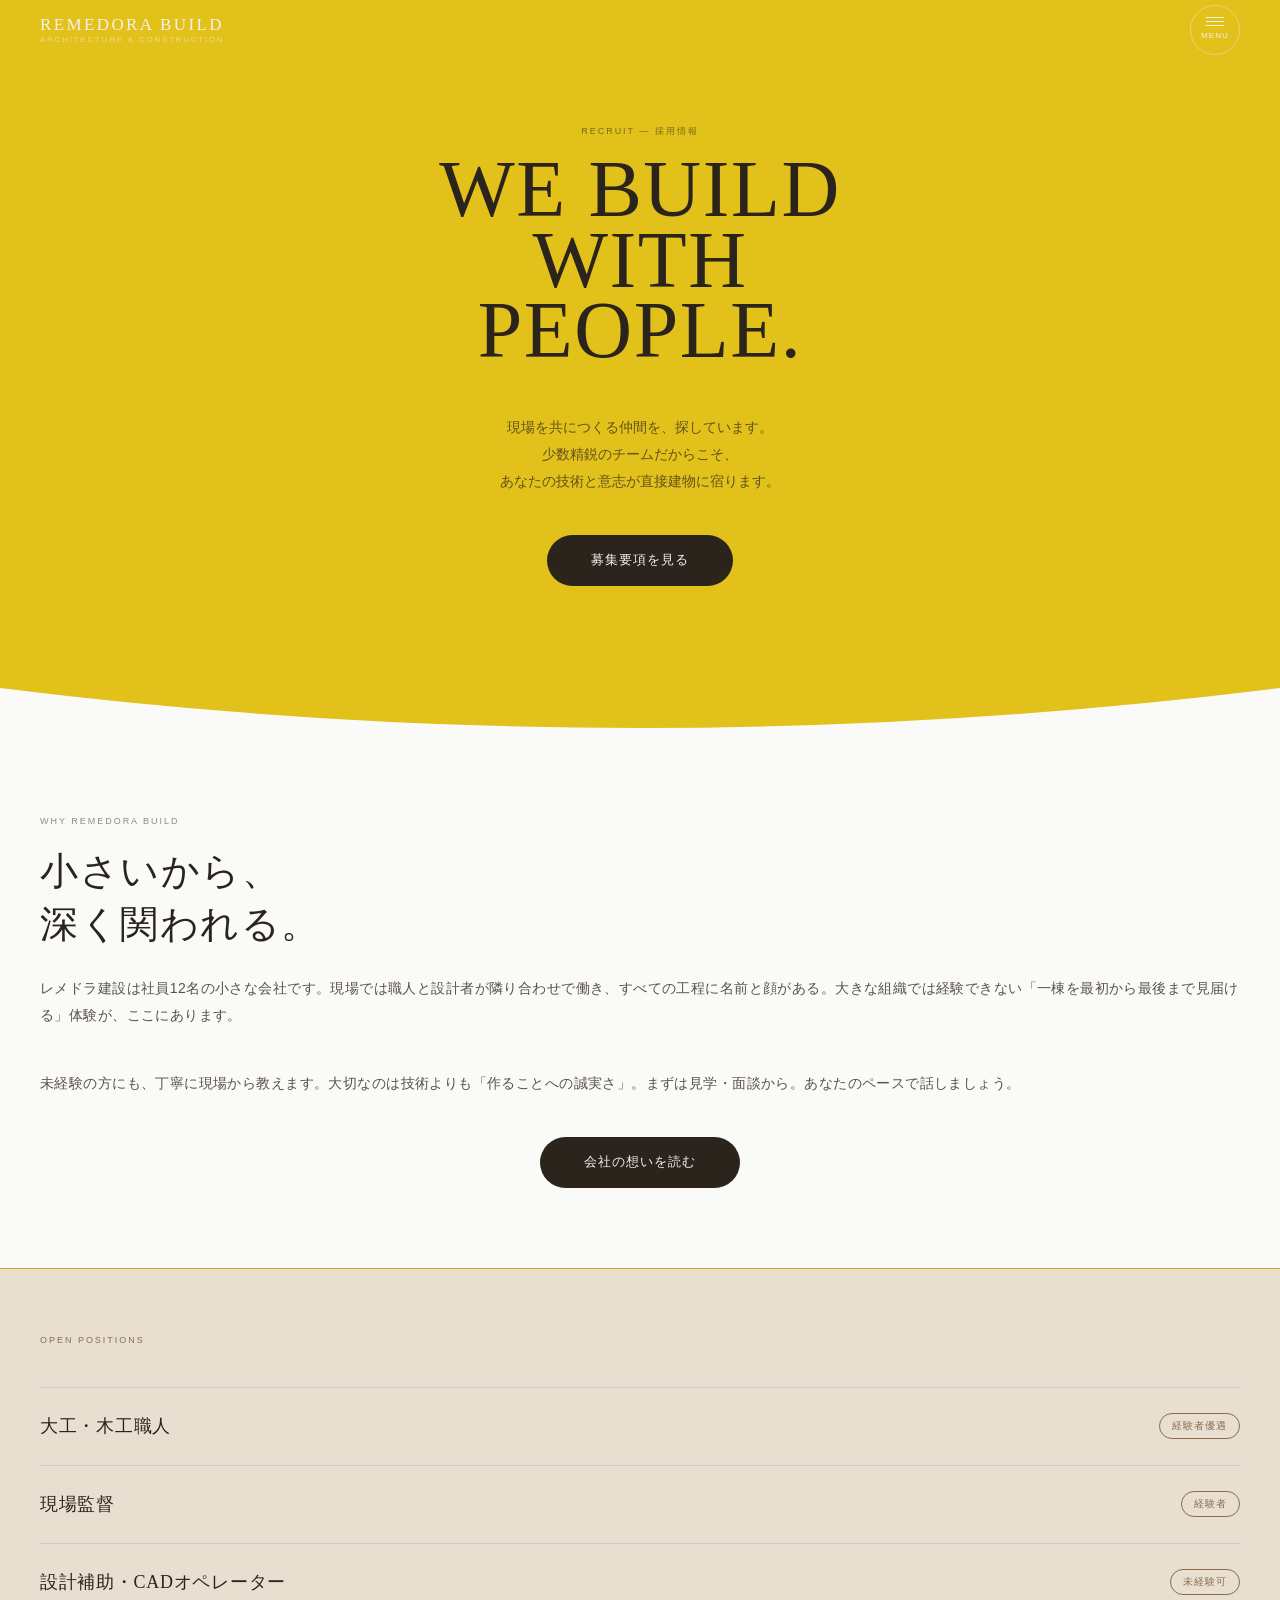
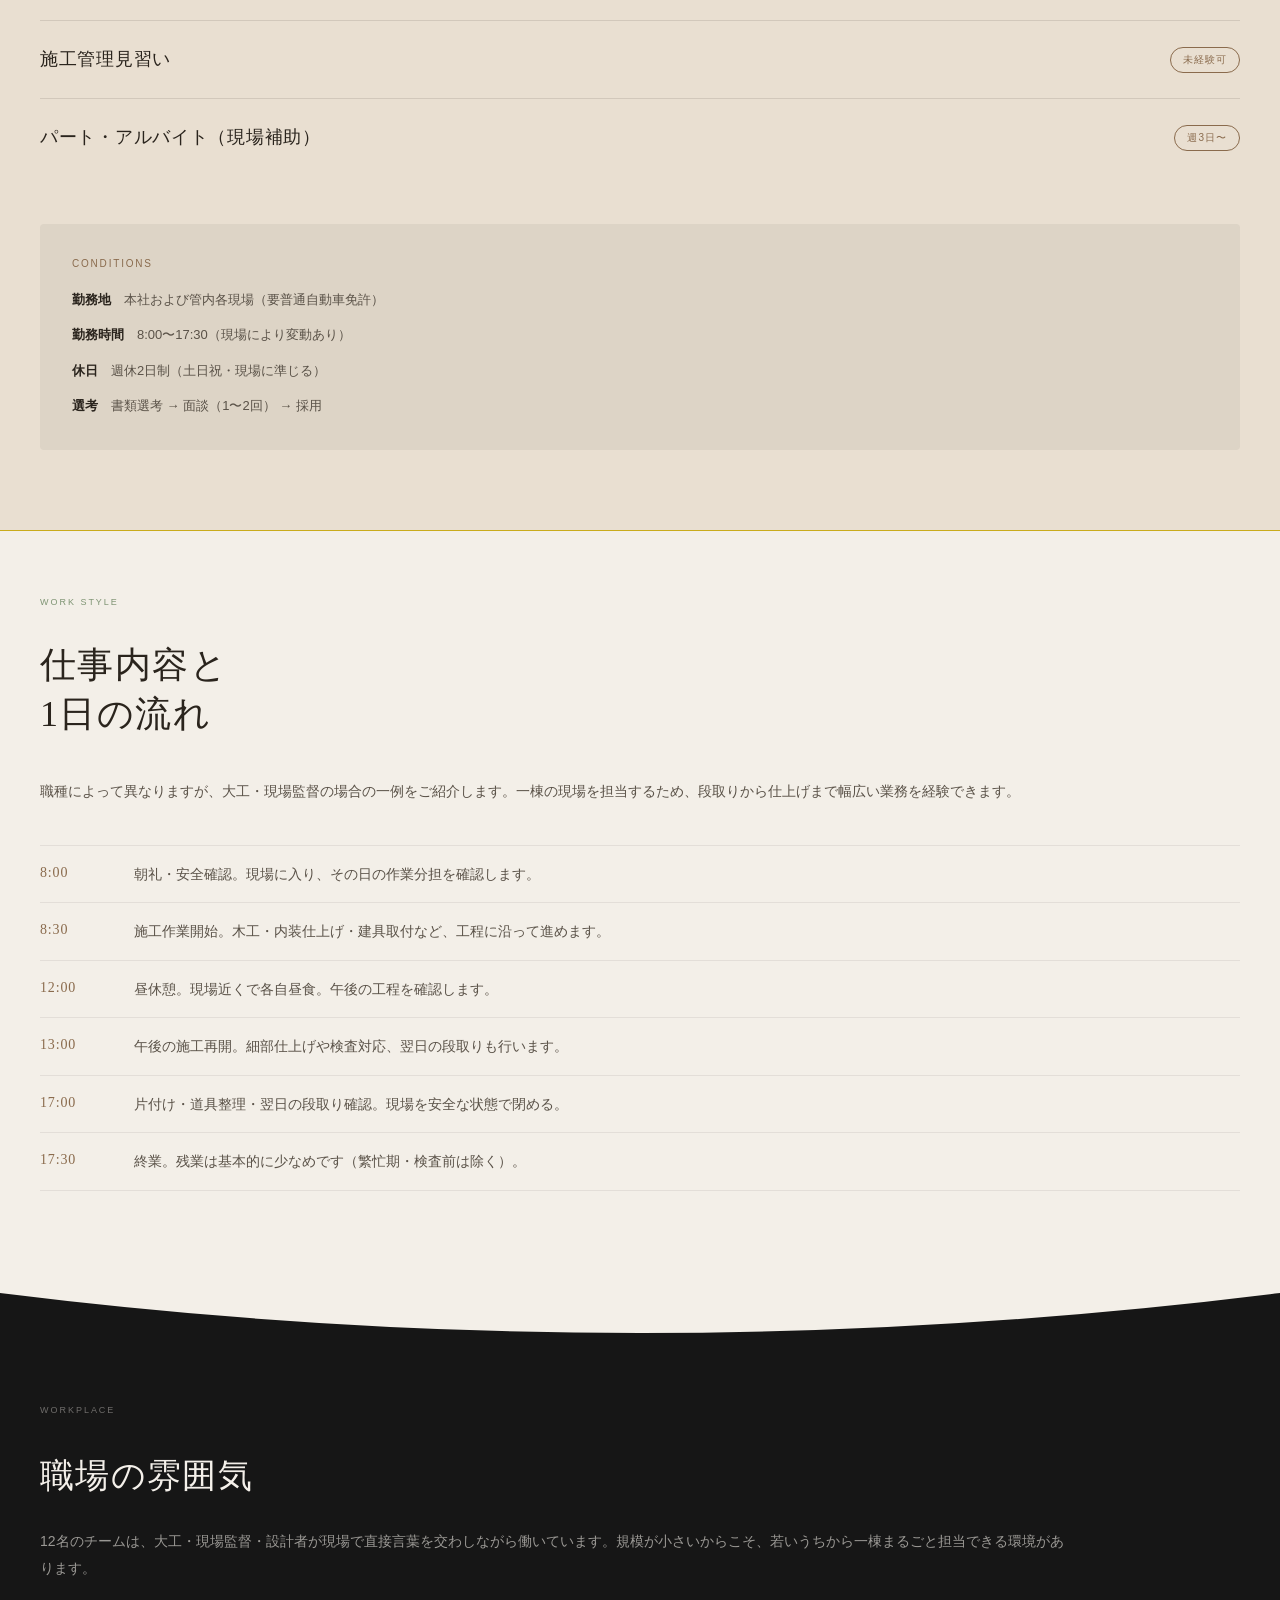
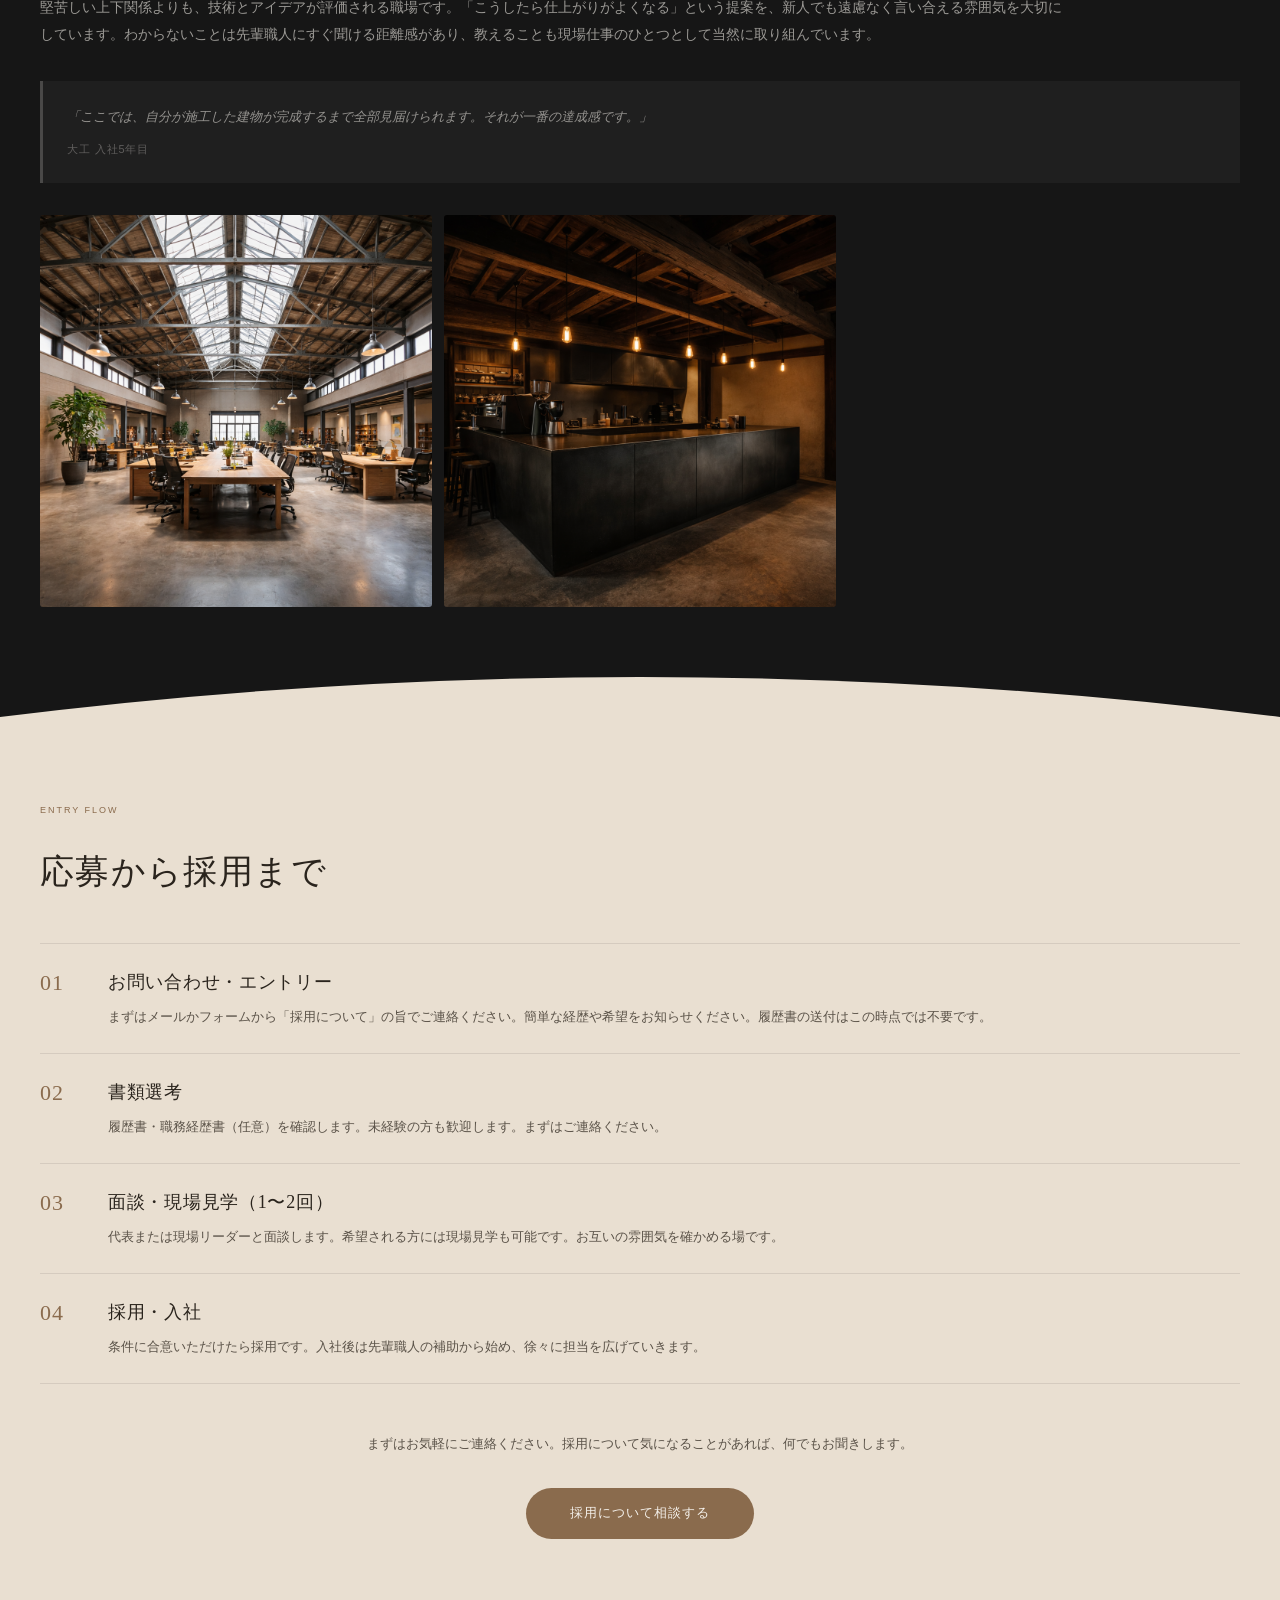
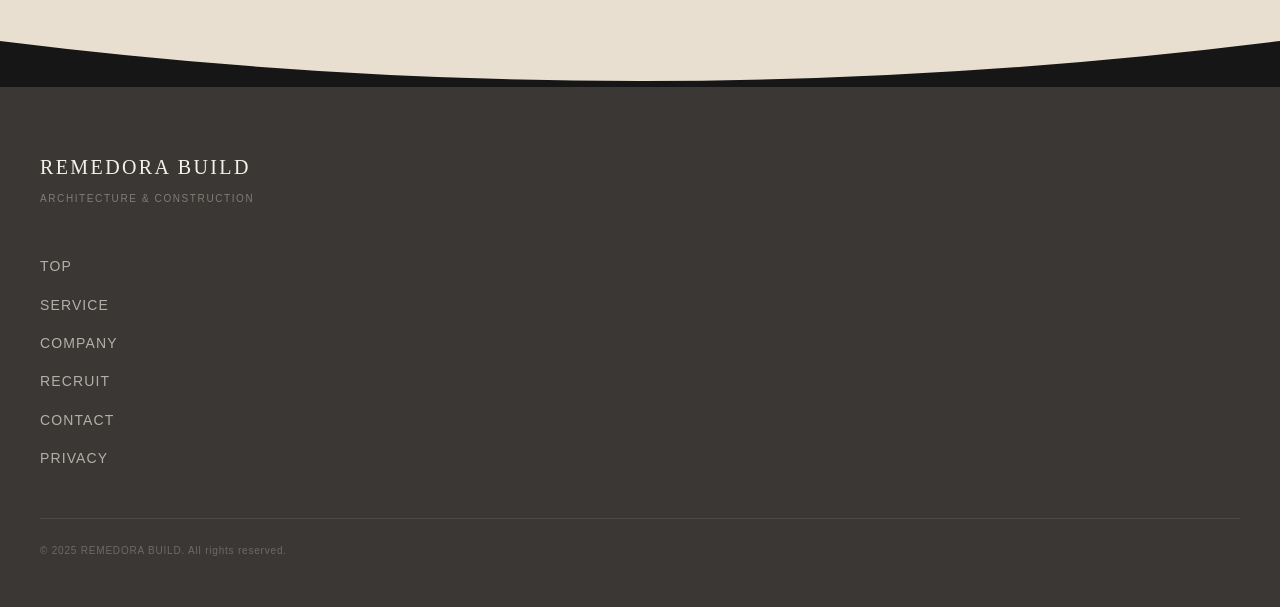
<file: recruit.html>
<!DOCTYPE html>
<html lang="ja">
<head>
  <meta charset="UTF-8">
  <meta name="viewport" content="width=device-width, initial-scale=1.0">
  <title>RECRUIT — REMEDORA BUILD</title>
  <meta name="description" content="レメドラ建設 採用情報。現場を共につくる仲間を募集しています。大工・現場監督・設計補助など募集中。少数精鋭チームで本物の手仕事を。">
  <meta property="og:title" content="RECRUIT — REMEDORA BUILD">
  <meta property="og:description" content="レメドラ建設の採用情報。現場を共につくる仲間を募集しています。">
  <meta property="og:type" content="website">
  <link rel="stylesheet" href="assets/css/style.css">
  <style>
    .recruit-page .site-header { background: transparent; }
    .recruit-page .site-header--scrolled { background: rgba(22,22,22,.92); }
  </style>
</head>
<body class="recruit-page">

  <header class="site-header site-header--transparent" role="banner">
    <div class="site-header__inner">
      <a href="index.html" class="site-header__logo" aria-label="REMEDORA BUILD トップ">
        REMEDORA BUILD
        <small>ARCHITECTURE &amp; CONSTRUCTION</small>
      </a>
      <div class="site-header__actions">
        <button class="menu-circle" aria-label="メニューを開く" aria-expanded="false" aria-controls="navOverlay">
          <span class="menu-circle__bars" aria-hidden="true">
            <span class="menu-circle__bar"></span>
            <span class="menu-circle__bar"></span>
            <span class="menu-circle__bar"></span>
          </span>
          <span class="menu-circle__label">MENU</span>
        </button>
      </div>
    </div>
  </header>

  <div class="nav-overlay" id="navOverlay" role="dialog" aria-modal="true" aria-label="ナビゲーション">
    <button class="nav-overlay__close" aria-label="メニューを閉じる">&times;</button>
    <div class="nav-overlay__inner">
      <p class="nav-overlay__label">Navigation</p>
      <nav class="nav-overlay__list" aria-label="メインナビゲーション">
        <a href="index.html"   data-page="index.html">TOP</a>
        <a href="service.html" data-page="service.html">SERVICE</a>
        <a href="company.html" data-page="company.html">COMPANY</a>
        <a href="recruit.html" data-page="recruit.html">RECRUIT</a>
        <a href="contact.html" data-page="contact.html">CONTACT</a>
      </nav>
    </div>
  </div>

  <main>

    <!-- 1. RECRUIT HERO (mustard) -->
    <section class="recruit-hero" aria-label="採用メインビジュアル">
      <p class="recruit-eyebrow">RECRUIT — 採用情報</p>
      <div class="recruit-hero__copy-wrap">
        <span class="recruit-line">WE BUILD</span>
        <span class="recruit-line">WITH</span>
        <span class="recruit-line">PEOPLE.</span>
      </div>
      <p class="recruit-hero__text">
        現場を共につくる仲間を、探しています。<br>
        少数精鋭のチームだからこそ、<br>あなたの技術と意志が直接建物に宿ります。
      </p>
      <div class="flex-center">
        <a href="#positions" class="pill pill--mustard-dark">募集要項を見る</a>
      </div>
    </section>

    <!-- ◎ アーチ：mustard → white -->
    <div class="curve-divider" style="background:var(--c-white);" aria-hidden="true">
      <svg class="curve-divider__svg" viewBox="0 0 1440 72" preserveAspectRatio="none" xmlns="http://www.w3.org/2000/svg"><path d="M0,24 Q720,104 1440,24 L1440,0 L0,0 Z" fill="var(--c-mustard)"/></svg>
    </div>

    <!-- 2. MESSAGE (white) -->
    <section class="recruit-body" aria-label="採用について">
      <p class="recruit-body__eyebrow">Why REMEDORA BUILD</p>
      <h2 class="recruit-body__title">
        小さいから、<br>
        深く関われる。
      </h2>
      <p class="recruit-body__text">
        レメドラ建設は社員12名の小さな会社です。現場では職人と設計者が隣り合わせで働き、すべての工程に名前と顔がある。大きな組織では経験できない「一棟を最初から最後まで見届ける」体験が、ここにあります。
      </p>
      <p class="recruit-body__text">
        未経験の方にも、丁寧に現場から教えます。大切なのは技術よりも「作ることへの誠実さ」。まずは見学・面談から。あなたのペースで話しましょう。
      </p>
      <div class="flex-center">
        <a href="company.html" class="pill pill--dark" style="margin-bottom: 0;">会社の想いを読む</a>
      </div>
    </section>

    <!-- — 直線：white → beige -->
    <div class="line-divider" aria-hidden="true"></div>

    <!-- 4. REQUIREMENTS (beige) -->
    <section class="recruit-positions" id="positions" aria-label="募集要項">
      <p class="recruit-positions__eyebrow">Open Positions</p>
      <div class="position-item">
        <span class="position-item__label">大工・木工職人</span>
        <span class="position-item__tag">経験者優遇</span>
      </div>
      <div class="position-item">
        <span class="position-item__label">現場監督</span>
        <span class="position-item__tag">経験者</span>
      </div>
      <div class="position-item">
        <span class="position-item__label">設計補助・CADオペレーター</span>
        <span class="position-item__tag">未経験可</span>
      </div>
      <div class="position-item">
        <span class="position-item__label">施工管理見習い</span>
        <span class="position-item__tag">未経験可</span>
      </div>
      <div class="position-item">
        <span class="position-item__label">パート・アルバイト（現場補助）</span>
        <span class="position-item__tag">週3日〜</span>
      </div>
      <div style="margin-top:var(--sp-48);padding:var(--sp-32);background:rgba(42,36,29,.06);border-radius:4px;">
        <p style="font-size:10px;letter-spacing:.18em;text-transform:uppercase;color:var(--c-brown);margin-bottom:var(--sp-16);">Conditions</p>
        <ul style="display:flex;flex-direction:column;gap:var(--sp-12);">
          <li style="font-size:13px;line-height:1.8;color:var(--c-sand);">
            <strong style="color:var(--c-ink);">勤務地</strong>　本社および管内各現場（要普通自動車免許）
          </li>
          <li style="font-size:13px;line-height:1.8;color:var(--c-sand);">
            <strong style="color:var(--c-ink);">勤務時間</strong>　8:00〜17:30（現場により変動あり）
          </li>
          <li style="font-size:13px;line-height:1.8;color:var(--c-sand);">
            <strong style="color:var(--c-ink);">休日</strong>　週休2日制（土日祝・現場に準じる）
          </li>
          <li style="font-size:13px;line-height:1.8;color:var(--c-sand);">
            <strong style="color:var(--c-ink);">選考</strong>　書類選考 → 面談（1〜2回） → 採用
          </li>
        </ul>
      </div>
    </section>

    <!-- — 直線：beige → cream -->
    <div class="line-divider" aria-hidden="true"></div>

    <!-- 3. WORK STYLE (cream) -->
    <section class="work-style" aria-label="仕事内容・1日の流れ">
      <p class="work-style__eyebrow">Work Style</p>
      <h2 class="work-style__title">仕事内容と<br>1日の流れ</h2>
      <p style="font-size:14px;line-height:1.9;color:var(--c-sand);margin-bottom:var(--sp-40);">
        職種によって異なりますが、大工・現場監督の場合の一例をご紹介します。一棟の現場を担当するため、段取りから仕上げまで幅広い業務を経験できます。
      </p>
      <div class="day-flow">
        <div class="day-flow__item">
          <span class="day-flow__time">8:00</span>
          <span class="day-flow__desc">朝礼・安全確認。現場に入り、その日の作業分担を確認します。</span>
        </div>
        <div class="day-flow__item">
          <span class="day-flow__time">8:30</span>
          <span class="day-flow__desc">施工作業開始。木工・内装仕上げ・建具取付など、工程に沿って進めます。</span>
        </div>
        <div class="day-flow__item">
          <span class="day-flow__time">12:00</span>
          <span class="day-flow__desc">昼休憩。現場近くで各自昼食。午後の工程を確認します。</span>
        </div>
        <div class="day-flow__item">
          <span class="day-flow__time">13:00</span>
          <span class="day-flow__desc">午後の施工再開。細部仕上げや検査対応、翌日の段取りも行います。</span>
        </div>
        <div class="day-flow__item">
          <span class="day-flow__time">17:00</span>
          <span class="day-flow__desc">片付け・道具整理・翌日の段取り確認。現場を安全な状態で閉める。</span>
        </div>
        <div class="day-flow__item">
          <span class="day-flow__time">17:30</span>
          <span class="day-flow__desc">終業。残業は基本的に少なめです（繁忙期・検査前は除く）。</span>
        </div>
      </div>
    </section>

    <!-- ◎ アーチ：cream → dark -->
    <div class="curve-divider" style="background:var(--c-dark);" aria-hidden="true">
      <svg class="curve-divider__svg" viewBox="0 0 1440 72" preserveAspectRatio="none" xmlns="http://www.w3.org/2000/svg"><path d="M0,24 Q720,104 1440,24 L1440,0 L0,0 Z" fill="var(--c-cream)"/></svg>
    </div>

    <!-- 5. WORKPLACE (dark) -->
    <section class="workplace" aria-label="職場の雰囲気">
      <p class="workplace__eyebrow">Workplace</p>
      <h2 class="workplace__title">職場の雰囲気</h2>
      <p class="workplace__text">
        12名のチームは、大工・現場監督・設計者が現場で直接言葉を交わしながら働いています。規模が小さいからこそ、若いうちから一棟まるごと担当できる環境があります。
      </p>
      <p class="workplace__text">
        堅苦しい上下関係よりも、技術とアイデアが評価される職場です。「こうしたら仕上がりがよくなる」という提案を、新人でも遠慮なく言い合える雰囲気を大切にしています。わからないことは先輩職人にすぐ聞ける距離感があり、教えることも現場仕事のひとつとして当然に取り組んでいます。
      </p>
      <div style="margin:var(--sp-32) 0;padding:var(--sp-24);border-left:3px solid rgba(244,240,234,.2);background:rgba(244,240,234,.04);">
        <p style="font-size:13px;line-height:1.9;color:rgba(244,240,234,.55);font-style:italic;">
          「ここでは、自分が施工した建物が完成するまで全部見届けられます。それが一番の達成感です。」
        </p>
        <p style="font-size:11px;letter-spacing:.08em;color:rgba(244,240,234,.3);margin-top:var(--sp-12);">大工 入社5年目</p>
      </div>
      <div class="atmosphere-grid">
        <div class="atmosphere-grid__img">
          <img src="assets/images/works-04.jpg" alt="現場作業の様子">
        </div>
        <div class="atmosphere-grid__img">
          <img src="assets/images/works-02.jpg" alt="チームワークの様子">
        </div>
      </div>
    </section>

    <!-- ◎ アーチ：dark → beige -->
    <div class="curve-divider" style="background:var(--c-dark);" aria-hidden="true">
      <svg class="curve-divider__svg" viewBox="0 0 1440 72" preserveAspectRatio="none" xmlns="http://www.w3.org/2000/svg"><path d="M0,48 Q720,-32 1440,48 L1440,72 L0,72 Z" fill="var(--c-beige)"/></svg>
    </div>

    <!-- 6. ENTRY FLOW + 7. ENTRY CTA (beige) -->
    <section class="entry-flow" aria-label="応募から採用までの流れ">
      <p class="entry-flow__eyebrow">Entry Flow</p>
      <h2 class="entry-flow__title">応募から採用まで</h2>
      <div class="flow-steps">
        <div class="flow-step">
          <span class="flow-step__num">01</span>
          <div>
            <p class="flow-step__title">お問い合わせ・エントリー</p>
            <p class="flow-step__text">まずはメールかフォームから「採用について」の旨でご連絡ください。簡単な経歴や希望をお知らせください。履歴書の送付はこの時点では不要です。</p>
          </div>
        </div>
        <div class="flow-step">
          <span class="flow-step__num">02</span>
          <div>
            <p class="flow-step__title">書類選考</p>
            <p class="flow-step__text">履歴書・職務経歴書（任意）を確認します。未経験の方も歓迎します。まずはご連絡ください。</p>
          </div>
        </div>
        <div class="flow-step">
          <span class="flow-step__num">03</span>
          <div>
            <p class="flow-step__title">面談・現場見学（1〜2回）</p>
            <p class="flow-step__text">代表または現場リーダーと面談します。希望される方には現場見学も可能です。お互いの雰囲気を確かめる場です。</p>
          </div>
        </div>
        <div class="flow-step">
          <span class="flow-step__num">04</span>
          <div>
            <p class="flow-step__title">採用・入社</p>
            <p class="flow-step__text">条件に合意いただけたら採用です。入社後は先輩職人の補助から始め、徐々に担当を広げていきます。</p>
          </div>
        </div>
      </div>
      <div style="margin-top:var(--sp-48);text-align:center;">
        <p style="font-size:13px;line-height:1.9;color:var(--c-sand);margin-bottom:var(--sp-32);">
          まずはお気軽にご連絡ください。採用について気になることがあれば、何でもお聞きします。
        </p>
        <a href="contact.html" class="pill pill--brown">採用について相談する</a>
      </div>
    </section>

    <!-- ◎ アーチ：beige → dark -->
    <div class="curve-divider" style="background:var(--c-dark);" aria-hidden="true">
      <svg class="curve-divider__svg" viewBox="0 0 1440 72" preserveAspectRatio="none" xmlns="http://www.w3.org/2000/svg"><path d="M0,24 Q720,104 1440,24 L1440,0 L0,0 Z" fill="var(--c-beige)"/></svg>
    </div>

  </main>

  <footer class="site-footer" role="contentinfo">
    <p class="site-footer__logo">REMEDORA BUILD</p>
    <p class="site-footer__tagline">ARCHITECTURE &amp; CONSTRUCTION</p>
    <nav class="site-footer__nav" aria-label="フッターナビゲーション">
      <a href="index.html">TOP</a>
      <a href="service.html">SERVICE</a>
      <a href="company.html">COMPANY</a>
      <a href="recruit.html">RECRUIT</a>
      <a href="contact.html">CONTACT</a>
      <a href="privacy.html">PRIVACY</a>
    </nav>
    <div class="site-footer__rule" aria-hidden="true"></div>
    <p class="site-footer__copy">&copy; 2025 REMEDORA BUILD. All rights reserved.</p>
  </footer>

  <script src="assets/js/main.js"></script>
</body>
</html>
</file>
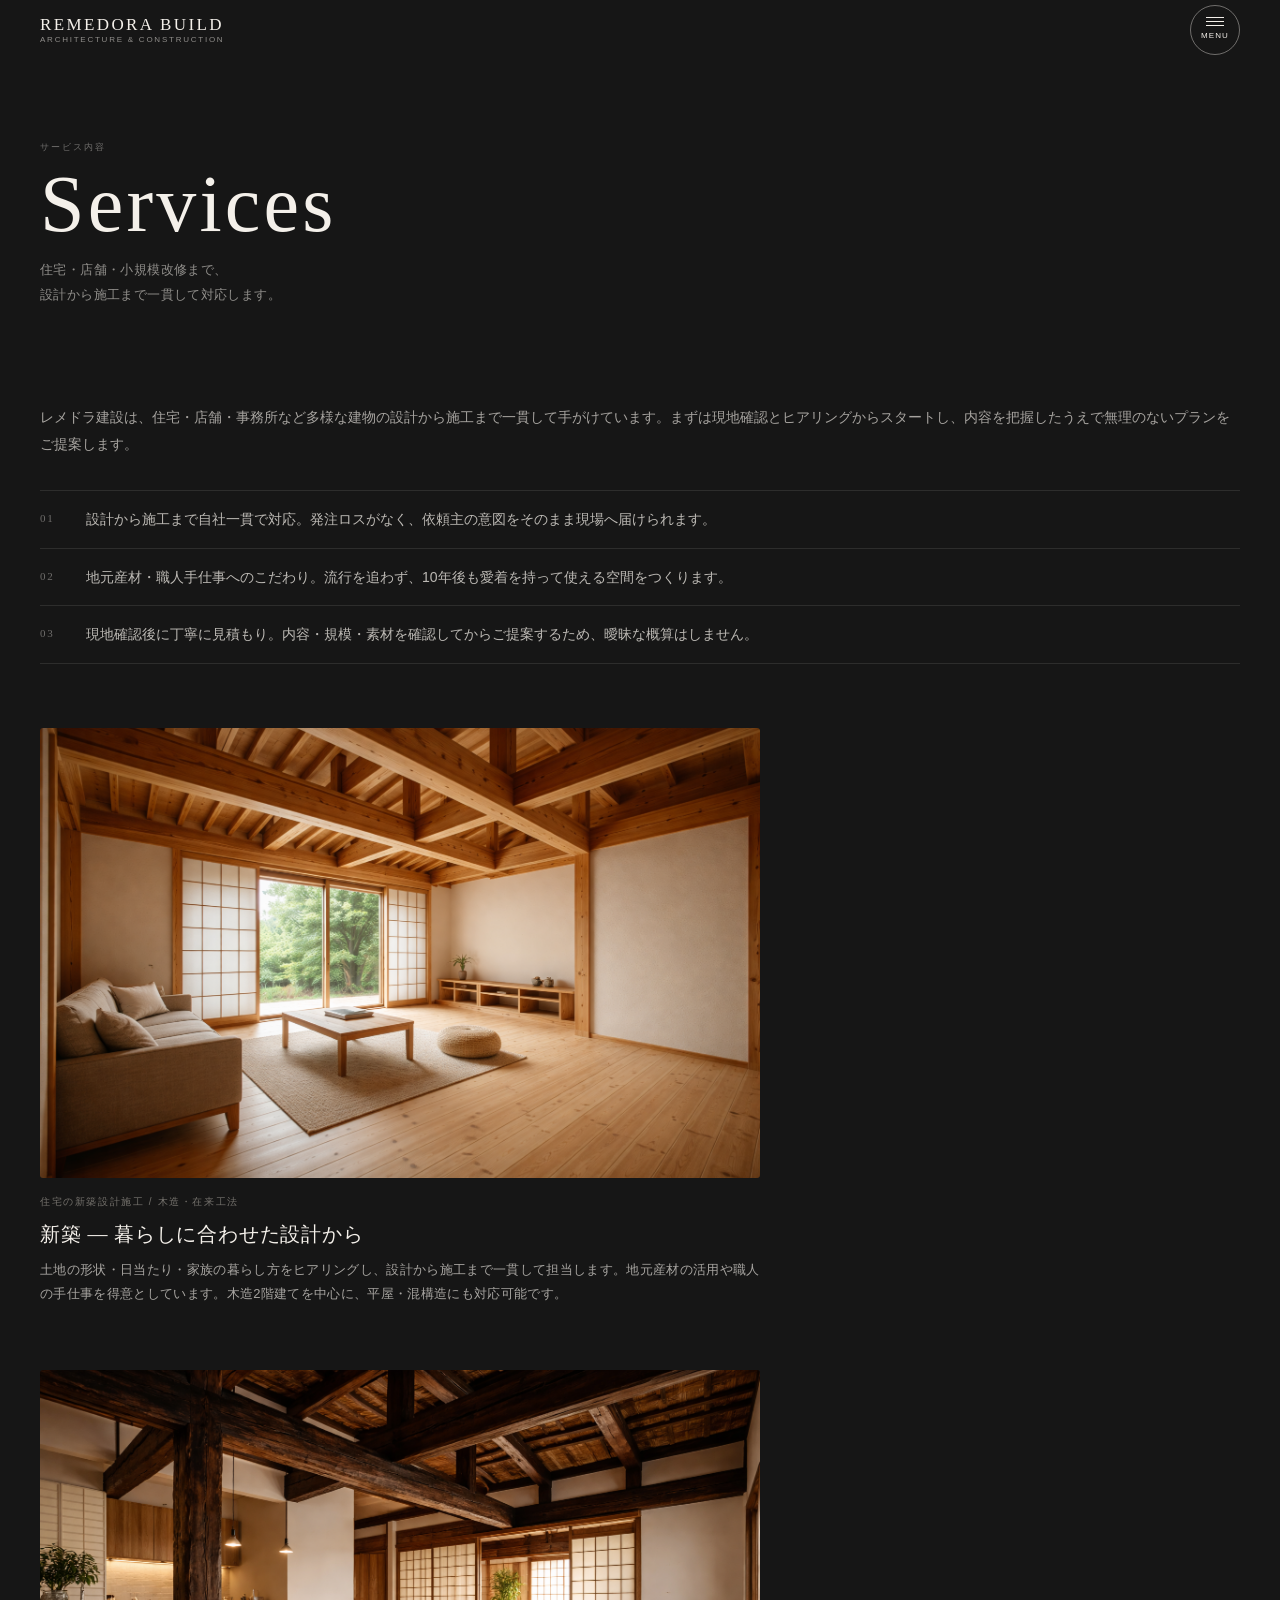
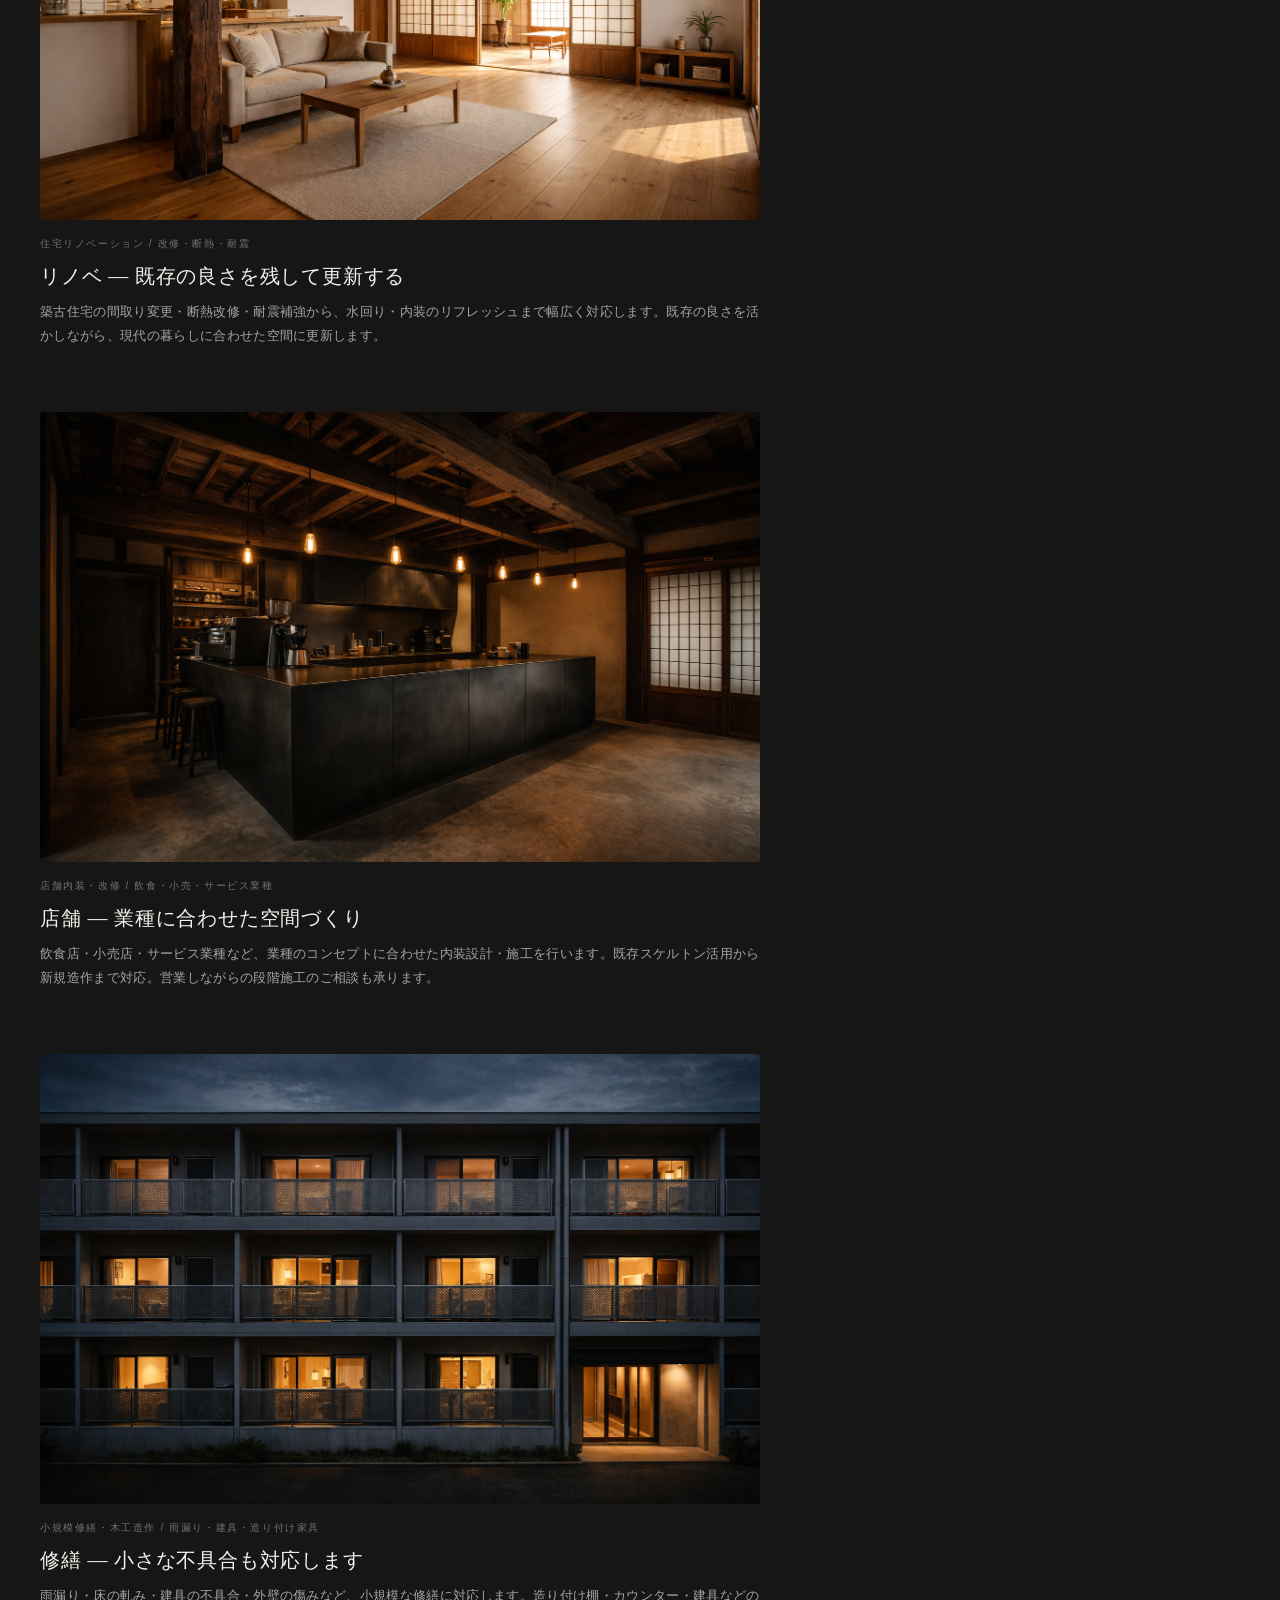
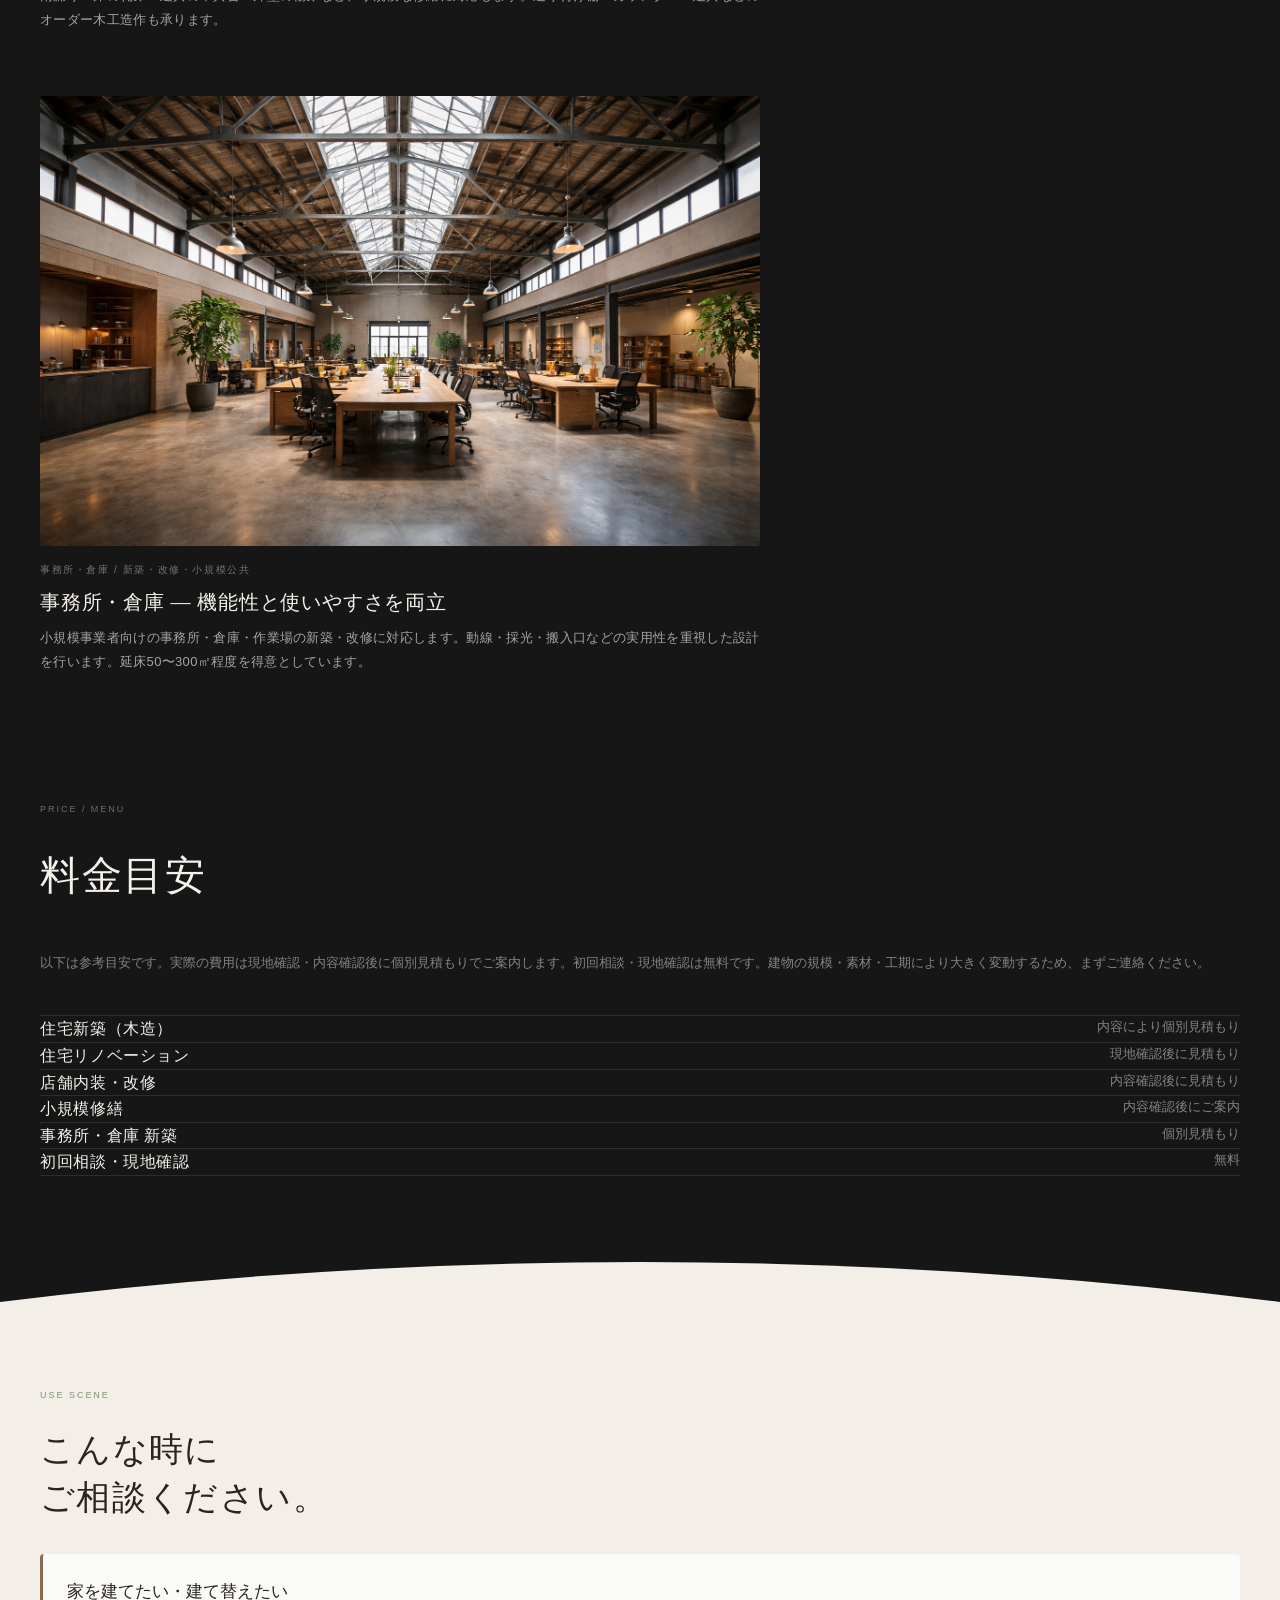
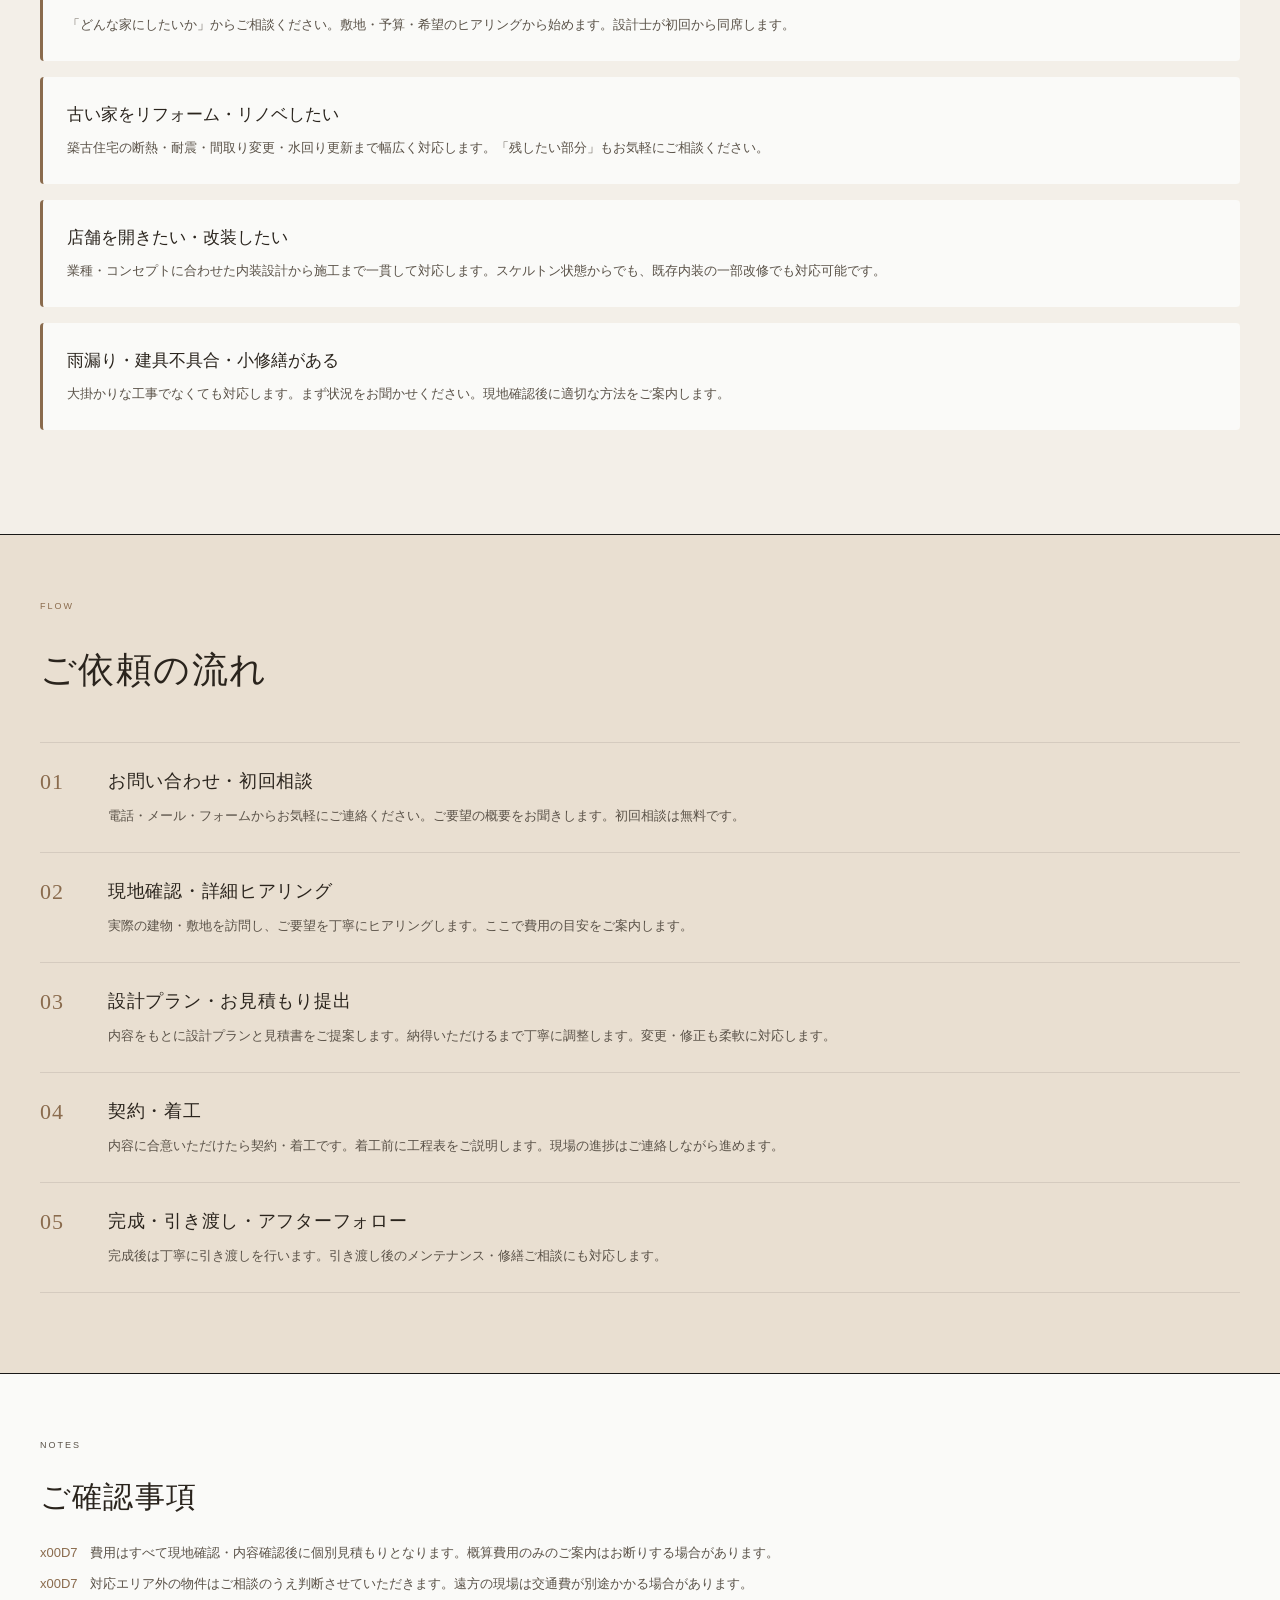
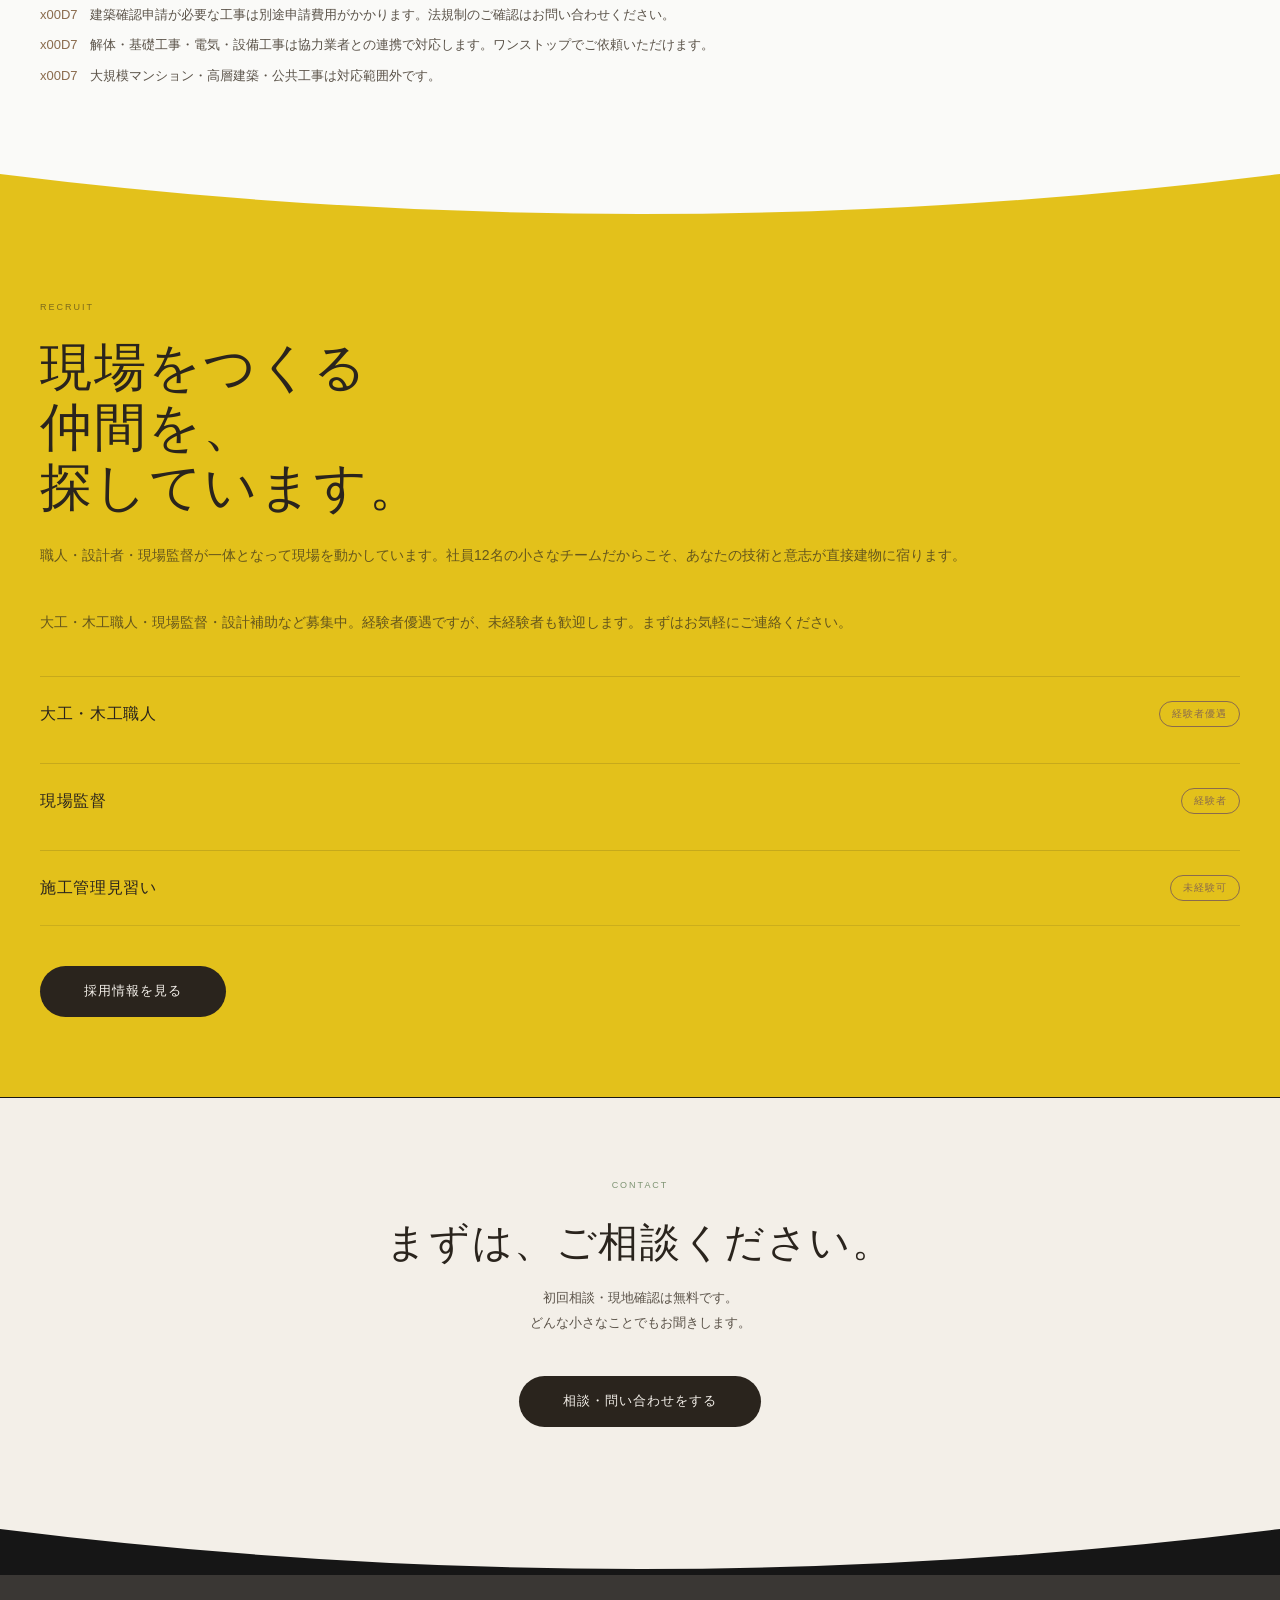
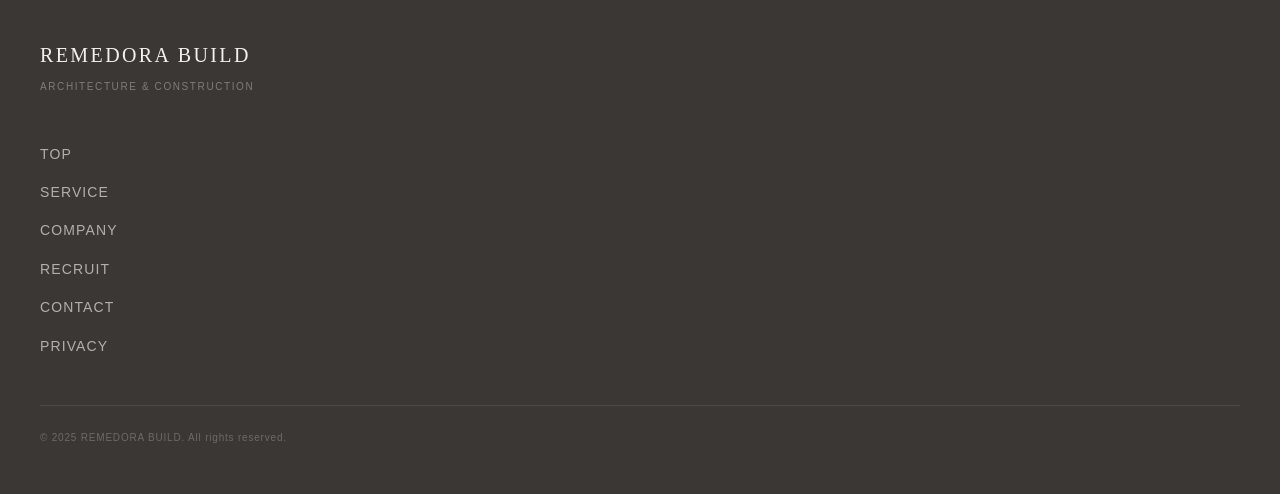
<file: service.html>
<!DOCTYPE html>
<html lang="ja">
<head>
  <meta charset="UTF-8">
  <meta name="viewport" content="width=device-width, initial-scale=1.0">
  <title>SERVICE — REMEDORA BUILD</title>
  <meta name="description" content="レメドラ建設のサービス内容。住宅新築・リノベーション・店舗内装改修・小規模修繕・事務所倉庫の新築改修に対応。料金目安・利用の流れもご確認いただけます。">
  <meta property="og:title" content="SERVICE — REMEDORA BUILD">
  <meta property="og:description" content="レメドラ建設のサービス内容。住宅・店舗・改修まで幅広く対応。料金目安・利用の流れはこちら。">
  <meta property="og:type" content="website">
  <link rel="stylesheet" href="assets/css/style.css">
</head>
<body>

  <header class="site-header site-header--solid" role="banner">
    <div class="site-header__inner">
      <a href="index.html" class="site-header__logo" aria-label="REMEDORA BUILD トップ">
        REMEDORA BUILD
        <small>ARCHITECTURE &amp; CONSTRUCTION</small>
      </a>
      <div class="site-header__actions">
        <button class="menu-circle" aria-label="メニューを開く" aria-expanded="false" aria-controls="navOverlay">
          <span class="menu-circle__bars" aria-hidden="true">
            <span class="menu-circle__bar"></span>
            <span class="menu-circle__bar"></span>
            <span class="menu-circle__bar"></span>
          </span>
          <span class="menu-circle__label">MENU</span>
        </button>
      </div>
    </div>
  </header>

  <div class="nav-overlay" id="navOverlay" role="dialog" aria-modal="true" aria-label="ナビゲーション">
    <button class="nav-overlay__close" aria-label="メニューを閉じる">&times;</button>
    <div class="nav-overlay__inner">
      <p class="nav-overlay__label">Navigation</p>
      <nav class="nav-overlay__list" aria-label="メインナビゲーション">
        <a href="index.html"   data-page="index.html">TOP</a>
        <a href="service.html" data-page="service.html">SERVICE</a>
        <a href="company.html" data-page="company.html">COMPANY</a>
        <a href="recruit.html" data-page="recruit.html">RECRUIT</a>
        <a href="contact.html" data-page="contact.html">CONTACT</a>
      </nav>
    </div>
  </div>

  <main class="service-page">

    <!-- 1. SERVICE HERO (dark) -->
    <div class="section-hd" role="banner" aria-label="サービス">
      <p class="section-hd__eyebrow">サービス内容</p>
      <h1 class="section-hd__title">Services</h1>
      <p class="section-hd__lead">
        住宅・店舗・小規模改修まで、<br>
        設計から施工まで一貫して対応します。
      </p>
    </div>

    <!-- 2. SERVICE OVERVIEW (dark, そのまま続く) -->
    <div style="padding: var(--sp-48) var(--edge) var(--sp-64);">
      <p style="font-size:14px;line-height:1.95;color:rgba(244,240,234,.65);margin-bottom:var(--sp-32);">
        レメドラ建設は、住宅・店舗・事務所など多様な建物の設計から施工まで一貫して手がけています。まずは現地確認とヒアリングからスタートし、内容を把握したうえで無理のないプランをご提案します。
      </p>
      <ul style="display:flex;flex-direction:column;gap:0;">
        <li style="display:flex;align-items:flex-start;gap:var(--sp-24);padding:var(--sp-16) 0;border-top:1px solid rgba(244,240,234,.1);">
          <span style="font-family:var(--font-serif);font-size:11px;letter-spacing:.16em;color:rgba(244,240,234,.4);flex-shrink:0;width:2em;padding-top:3px;">01</span>
          <span style="font-size:14px;line-height:1.75;color:rgba(244,240,234,.75);">設計から施工まで自社一貫で対応。発注ロスがなく、依頼主の意図をそのまま現場へ届けられます。</span>
        </li>
        <li style="display:flex;align-items:flex-start;gap:var(--sp-24);padding:var(--sp-16) 0;border-top:1px solid rgba(244,240,234,.1);">
          <span style="font-family:var(--font-serif);font-size:11px;letter-spacing:.16em;color:rgba(244,240,234,.4);flex-shrink:0;width:2em;padding-top:3px;">02</span>
          <span style="font-size:14px;line-height:1.75;color:rgba(244,240,234,.75);">地元産材・職人手仕事へのこだわり。流行を追わず、10年後も愛着を持って使える空間をつくります。</span>
        </li>
        <li style="display:flex;align-items:flex-start;gap:var(--sp-24);padding:var(--sp-16) 0;border-top:1px solid rgba(244,240,234,.1);border-bottom:1px solid rgba(244,240,234,.1);">
          <span style="font-family:var(--font-serif);font-size:11px;letter-spacing:.16em;color:rgba(244,240,234,.4);flex-shrink:0;width:2em;padding-top:3px;">03</span>
          <span style="font-size:14px;line-height:1.75;color:rgba(244,240,234,.75);">現地確認後に丁寧に見積もり。内容・規模・素材を確認してからご提案するため、曖昧な概算はしません。</span>
        </li>
      </ul>
    </div>

    <!-- 3. SERVICE DETAIL — cards (dark, reusing project-card) -->
    <article class="project-card" aria-label="住宅の新築設計施工">
      <figure class="project-card__fig">
        <img src="assets/images/works-01.jpg" alt="住宅新築 施工イメージ">
      </figure>
      <p class="project-card__meta">住宅の新築設計施工 / 木造・在来工法</p>
      <h2 class="project-card__title">新築 — 暮らしに合わせた設計から</h2>
      <p class="project-card__text">土地の形状・日当たり・家族の暮らし方をヒアリングし、設計から施工まで一貫して担当します。地元産材の活用や職人の手仕事を得意としています。木造2階建てを中心に、平屋・混構造にも対応可能です。</p>
    </article>

    <article class="project-card" aria-label="住宅リノベーション">
      <figure class="project-card__fig">
        <img src="assets/images/works-05.jpg" alt="住宅リノベーション 施工イメージ">
      </figure>
      <p class="project-card__meta">住宅リノベーション / 改修・断熱・耐震</p>
      <h2 class="project-card__title">リノベ — 既存の良さを残して更新する</h2>
      <p class="project-card__text">築古住宅の間取り変更・断熱改修・耐震補強から、水回り・内装のリフレッシュまで幅広く対応します。既存の良さを活かしながら、現代の暮らしに合わせた空間に更新します。</p>
    </article>

    <article class="project-card" aria-label="店舗内装・改修">
      <figure class="project-card__fig">
        <img src="assets/images/works-02.jpg" alt="店舗内装改修 施工イメージ">
      </figure>
      <p class="project-card__meta">店舗内装・改修 / 飲食・小売・サービス業種</p>
      <h2 class="project-card__title">店舗 — 業種に合わせた空間づくり</h2>
      <p class="project-card__text">飲食店・小売店・サービス業種など、業種のコンセプトに合わせた内装設計・施工を行います。既存スケルトン活用から新規造作まで対応。営業しながらの段階施工のご相談も承ります。</p>
    </article>

    <article class="project-card" aria-label="小規模修繕・木工造作">
      <figure class="project-card__fig">
        <img src="assets/images/works-03.jpg" alt="修繕・木工造作 施工イメージ">
      </figure>
      <p class="project-card__meta">小規模修繕・木工造作 / 雨漏り・建具・造り付け家具</p>
      <h2 class="project-card__title">修繕 — 小さな不具合も対応します</h2>
      <p class="project-card__text">雨漏り・床の軋み・建具の不具合・外壁の傷みなど、小規模な修繕に対応します。造り付け棚・カウンター・建具などのオーダー木工造作も承ります。</p>
    </article>

    <article class="project-card" aria-label="事務所・倉庫の新築・改修">
      <figure class="project-card__fig">
        <img src="assets/images/works-04.jpg" alt="事務所・倉庫 施工イメージ">
      </figure>
      <p class="project-card__meta">事務所・倉庫 / 新築・改修・小規模公共</p>
      <h2 class="project-card__title">事務所・倉庫 — 機能性と使いやすさを両立</h2>
      <p class="project-card__text">小規模事業者向けの事務所・倉庫・作業場の新築・改修に対応します。動線・採光・搬入口などの実用性を重視した設計を行います。延床50〜300㎡程度を得意としています。</p>
    </article>

    <!-- 4. PRICE / MENU (dark, そのまま続く) -->
    <section class="price-section" aria-label="料金目安">
      <p class="price-section__eyebrow">Price / Menu</p>
      <h2 class="price-section__title">料金目安</h2>
      <p style="font-size:13px;line-height:1.9;color:rgba(244,240,234,.5);margin-bottom:var(--sp-40);">
        以下は参考目安です。実際の費用は現地確認・内容確認後に個別見積もりでご案内します。初回相談・現地確認は無料です。建物の規模・素材・工期により大きく変動するため、まずご連絡ください。
      </p>
      <table class="price-table">
        <tbody>
          <tr>
            <th scope="row">住宅新築（木造）</th>
            <td>内容により個別見積もり</td>
          </tr>
          <tr>
            <th scope="row">住宅リノベーション</th>
            <td>現地確認後に見積もり</td>
          </tr>
          <tr>
            <th scope="row">店舗内装・改修</th>
            <td>内容確認後に見積もり</td>
          </tr>
          <tr>
            <th scope="row">小規模修繕</th>
            <td>内容確認後にご案内</td>
          </tr>
          <tr>
            <th scope="row">事務所・倉庫 新築</th>
            <td>個別見積もり</td>
          </tr>
          <tr>
            <th scope="row">初回相談・現地確認</th>
            <td>無料</td>
          </tr>
        </tbody>
      </table>
    </section>

    <!-- ◎ アーチ：dark → cream -->
    <div class="curve-divider" style="background:var(--c-dark);" aria-hidden="true">
      <svg class="curve-divider__svg" viewBox="0 0 1440 72" preserveAspectRatio="none" xmlns="http://www.w3.org/2000/svg"><path d="M0,48 Q720,-32 1440,48 L1440,72 L0,72 Z" fill="var(--c-cream)"/></svg>
    </div>

    <!-- 5. USE SCENE (cream) -->
    <section class="use-scene" aria-label="こんな時にご相談ください">
      <p class="use-scene__eyebrow">Use Scene</p>
      <h2 class="use-scene__title">
        こんな時に<br>
        ご相談ください。
      </h2>
      <div class="scene-list">
        <div class="scene-item">
          <h3 class="scene-item__title">家を建てたい・建て替えたい</h3>
          <p class="scene-item__text">「どんな家にしたいか」からご相談ください。敷地・予算・希望のヒアリングから始めます。設計士が初回から同席します。</p>
        </div>
        <div class="scene-item">
          <h3 class="scene-item__title">古い家をリフォーム・リノベしたい</h3>
          <p class="scene-item__text">築古住宅の断熱・耐震・間取り変更・水回り更新まで幅広く対応します。「残したい部分」もお気軽にご相談ください。</p>
        </div>
        <div class="scene-item">
          <h3 class="scene-item__title">店舗を開きたい・改装したい</h3>
          <p class="scene-item__text">業種・コンセプトに合わせた内装設計から施工まで一貫して対応します。スケルトン状態からでも、既存内装の一部改修でも対応可能です。</p>
        </div>
        <div class="scene-item">
          <h3 class="scene-item__title">雨漏り・建具不具合・小修繕がある</h3>
          <p class="scene-item__text">大掛かりな工事でなくても対応します。まず状況をお聞かせください。現地確認後に適切な方法をご案内します。</p>
        </div>
      </div>
    </section>

    <!-- — 直線：cream → beige -->
    <div class="line-divider" aria-hidden="true"></div>

    <!-- 6. FLOW (beige) -->
    <section class="flow-section" aria-label="ご依頼の流れ">
      <p class="flow-section__eyebrow">Flow</p>
      <h2 class="flow-section__title">ご依頼の流れ</h2>
      <div class="flow-steps">
        <div class="flow-step">
          <span class="flow-step__num">01</span>
          <div>
            <p class="flow-step__title">お問い合わせ・初回相談</p>
            <p class="flow-step__text">電話・メール・フォームからお気軽にご連絡ください。ご要望の概要をお聞きします。初回相談は無料です。</p>
          </div>
        </div>
        <div class="flow-step">
          <span class="flow-step__num">02</span>
          <div>
            <p class="flow-step__title">現地確認・詳細ヒアリング</p>
            <p class="flow-step__text">実際の建物・敷地を訪問し、ご要望を丁寧にヒアリングします。ここで費用の目安をご案内します。</p>
          </div>
        </div>
        <div class="flow-step">
          <span class="flow-step__num">03</span>
          <div>
            <p class="flow-step__title">設計プラン・お見積もり提出</p>
            <p class="flow-step__text">内容をもとに設計プランと見積書をご提案します。納得いただけるまで丁寧に調整します。変更・修正も柔軟に対応します。</p>
          </div>
        </div>
        <div class="flow-step">
          <span class="flow-step__num">04</span>
          <div>
            <p class="flow-step__title">契約・着工</p>
            <p class="flow-step__text">内容に合意いただけたら契約・着工です。着工前に工程表をご説明します。現場の進捗はご連絡しながら進めます。</p>
          </div>
        </div>
        <div class="flow-step">
          <span class="flow-step__num">05</span>
          <div>
            <p class="flow-step__title">完成・引き渡し・アフターフォロー</p>
            <p class="flow-step__text">完成後は丁寧に引き渡しを行います。引き渡し後のメンテナンス・修繕ご相談にも対応します。</p>
          </div>
        </div>
      </div>
    </section>

    <!-- — 直線：beige → white -->
    <div class="line-divider" aria-hidden="true"></div>

    <!-- 7. NOTES (white) -->
    <section class="notes-section" aria-label="ご確認事項">
      <p class="notes-section__eyebrow">Notes</p>
      <h2 class="notes-section__title">ご確認事項</h2>
      <div class="notes-list">
        <p class="notes-list__item">費用はすべて現地確認・内容確認後に個別見積もりとなります。概算費用のみのご案内はお断りする場合があります。</p>
        <p class="notes-list__item">対応エリア外の物件はご相談のうえ判断させていただきます。遠方の現場は交通費が別途かかる場合があります。</p>
        <p class="notes-list__item">建築確認申請が必要な工事は別途申請費用がかかります。法規制のご確認はお問い合わせください。</p>
        <p class="notes-list__item">解体・基礎工事・電気・設備工事は協力業者との連携で対応します。ワンストップでご依頼いただけます。</p>
        <p class="notes-list__item">大規模マンション・高層建築・公共工事は対応範囲外です。</p>
      </div>
    </section>

    <!-- ◎ アーチ：white → mustard -->
    <div class="curve-divider" style="background:var(--c-mustard);" aria-hidden="true">
      <svg class="curve-divider__svg" viewBox="0 0 1440 72" preserveAspectRatio="none" xmlns="http://www.w3.org/2000/svg"><path d="M0,24 Q720,104 1440,24 L1440,0 L0,0 Z" fill="var(--c-white)"/></svg>
    </div>

    <!-- 8. RELATED LINK — RECRUIT (mustard) -->
    <section class="recruit-teaser" aria-label="採用情報へ">
      <p class="recruit-teaser__eyebrow">Recruit</p>
      <h2 class="recruit-teaser__title">
        現場をつくる<br>
        仲間を、<br>
        探しています。
      </h2>
      <p class="recruit-teaser__text">
        職人・設計者・現場監督が一体となって現場を動かしています。社員12名の小さなチームだからこそ、あなたの技術と意志が直接建物に宿ります。
      </p>
      <p class="recruit-teaser__text">
        大工・木工職人・現場監督・設計補助など募集中。経験者優遇ですが、未経験者も歓迎します。まずはお気軽にご連絡ください。
      </p>
      <div style="display:flex;flex-direction:column;gap:var(--sp-12);margin-bottom:var(--sp-40);">
        <div class="position-item" style="border-top-color:rgba(42,36,29,.15);border-bottom:none;">
          <span class="position-item__label" style="font-size:16px;">大工・木工職人</span>
          <span class="position-item__tag">経験者優遇</span>
        </div>
        <div class="position-item" style="border-top-color:rgba(42,36,29,.15);border-bottom:none;">
          <span class="position-item__label" style="font-size:16px;">現場監督</span>
          <span class="position-item__tag">経験者</span>
        </div>
        <div class="position-item" style="border-top-color:rgba(42,36,29,.15);">
          <span class="position-item__label" style="font-size:16px;">施工管理見習い</span>
          <span class="position-item__tag">未経験可</span>
        </div>
      </div>
      <a href="recruit.html" class="pill pill--mustard-dark">採用情報を見る</a>
    </section>

    <!-- — 直線：mustard → cream -->
    <div class="line-divider" aria-hidden="true"></div>

    <!-- 9. CTA (cream) -->
    <section class="cta-band" aria-label="お問い合わせ">
      <p class="cta-band__eyebrow">Contact</p>
      <h2 class="cta-band__title">まずは、ご相談ください。</h2>
      <p class="cta-band__text">
        初回相談・現地確認は無料です。<br>
        どんな小さなことでもお聞きします。
      </p>
      <a href="contact.html" class="pill pill--dark">相談・問い合わせをする</a>
    </section>

    <!-- ◎ アーチ：cream → dark -->
    <div class="curve-divider" style="background:var(--c-dark);" aria-hidden="true">
      <svg class="curve-divider__svg" viewBox="0 0 1440 72" preserveAspectRatio="none" xmlns="http://www.w3.org/2000/svg"><path d="M0,24 Q720,104 1440,24 L1440,0 L0,0 Z" fill="var(--c-cream)"/></svg>
    </div>

  </main>

  <footer class="site-footer" role="contentinfo">
    <p class="site-footer__logo">REMEDORA BUILD</p>
    <p class="site-footer__tagline">ARCHITECTURE &amp; CONSTRUCTION</p>
    <nav class="site-footer__nav" aria-label="フッターナビゲーション">
      <a href="index.html">TOP</a>
      <a href="service.html">SERVICE</a>
      <a href="company.html">COMPANY</a>
      <a href="recruit.html">RECRUIT</a>
      <a href="contact.html">CONTACT</a>
      <a href="privacy.html">PRIVACY</a>
    </nav>
    <div class="site-footer__rule" aria-hidden="true"></div>
    <p class="site-footer__copy">&copy; 2025 REMEDORA BUILD. All rights reserved.</p>
  </footer>

  <script src="assets/js/main.js"></script>
</body>
</html>
</file>
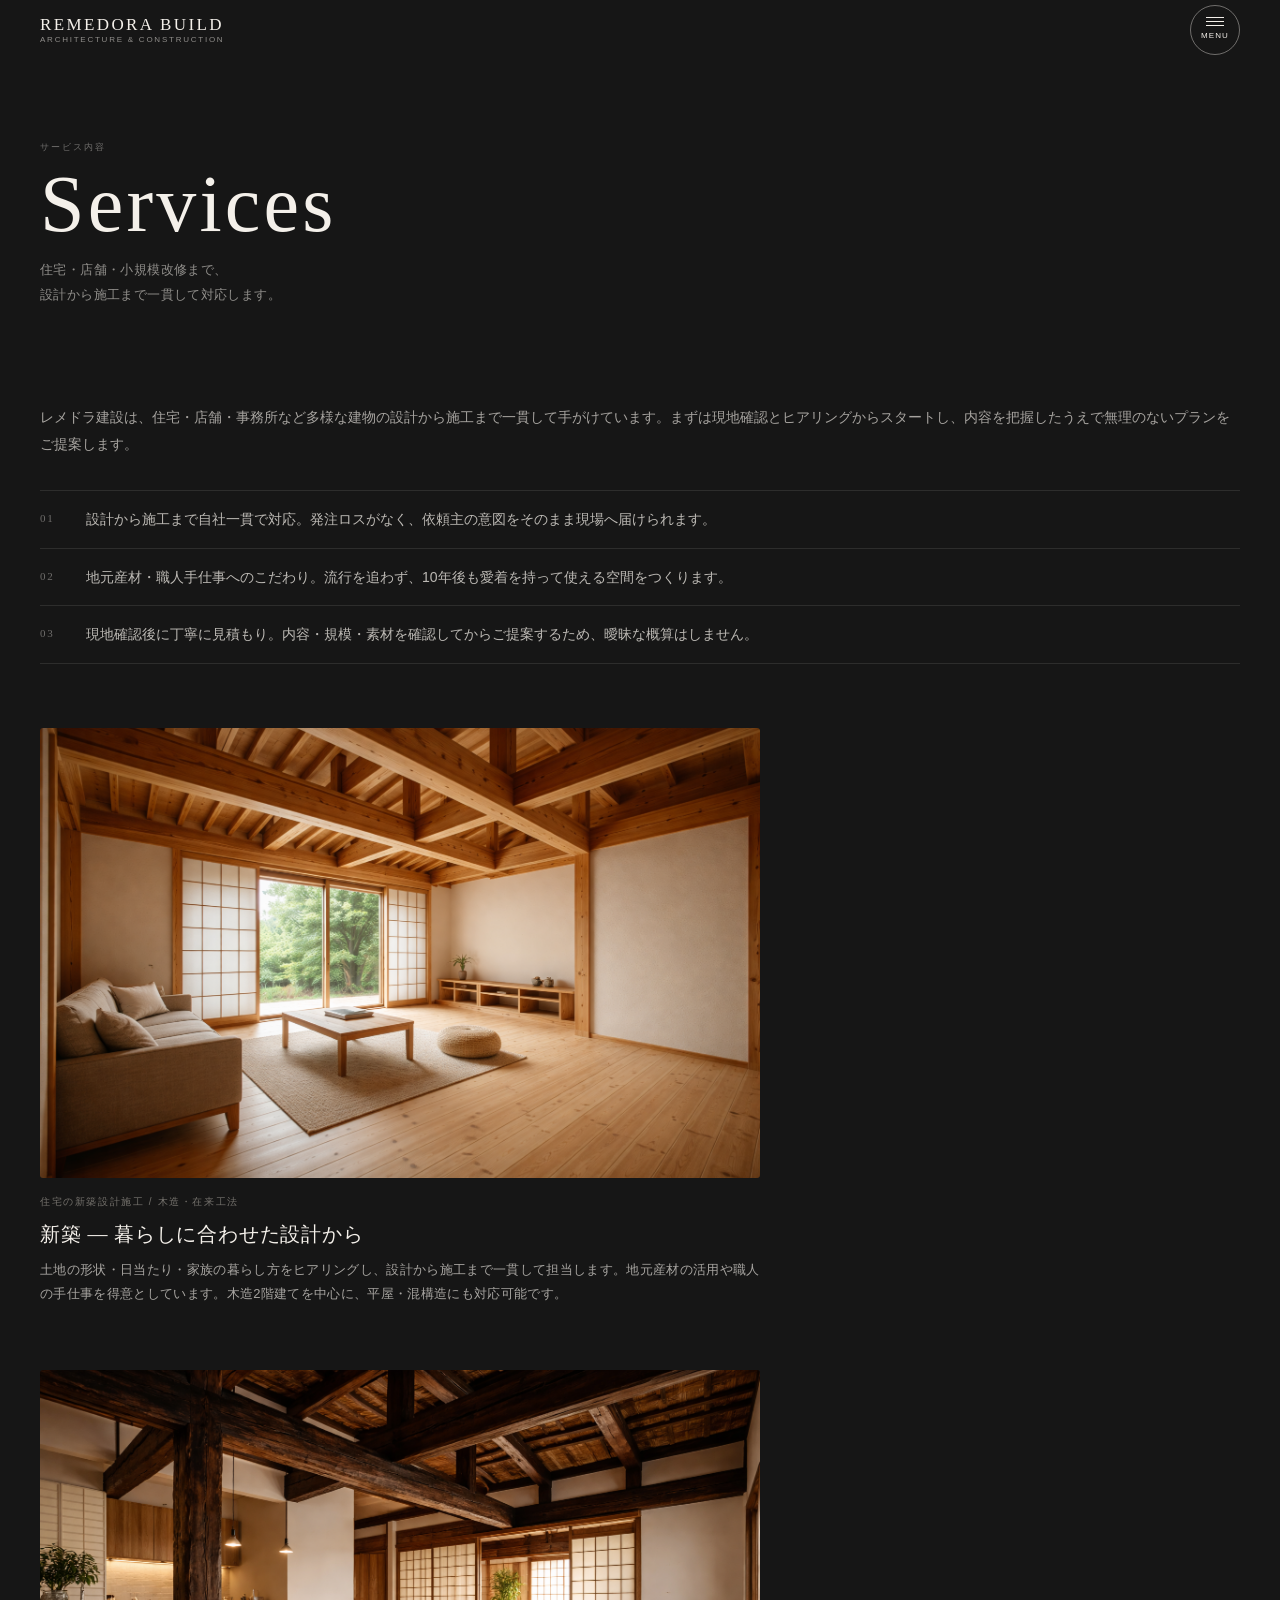
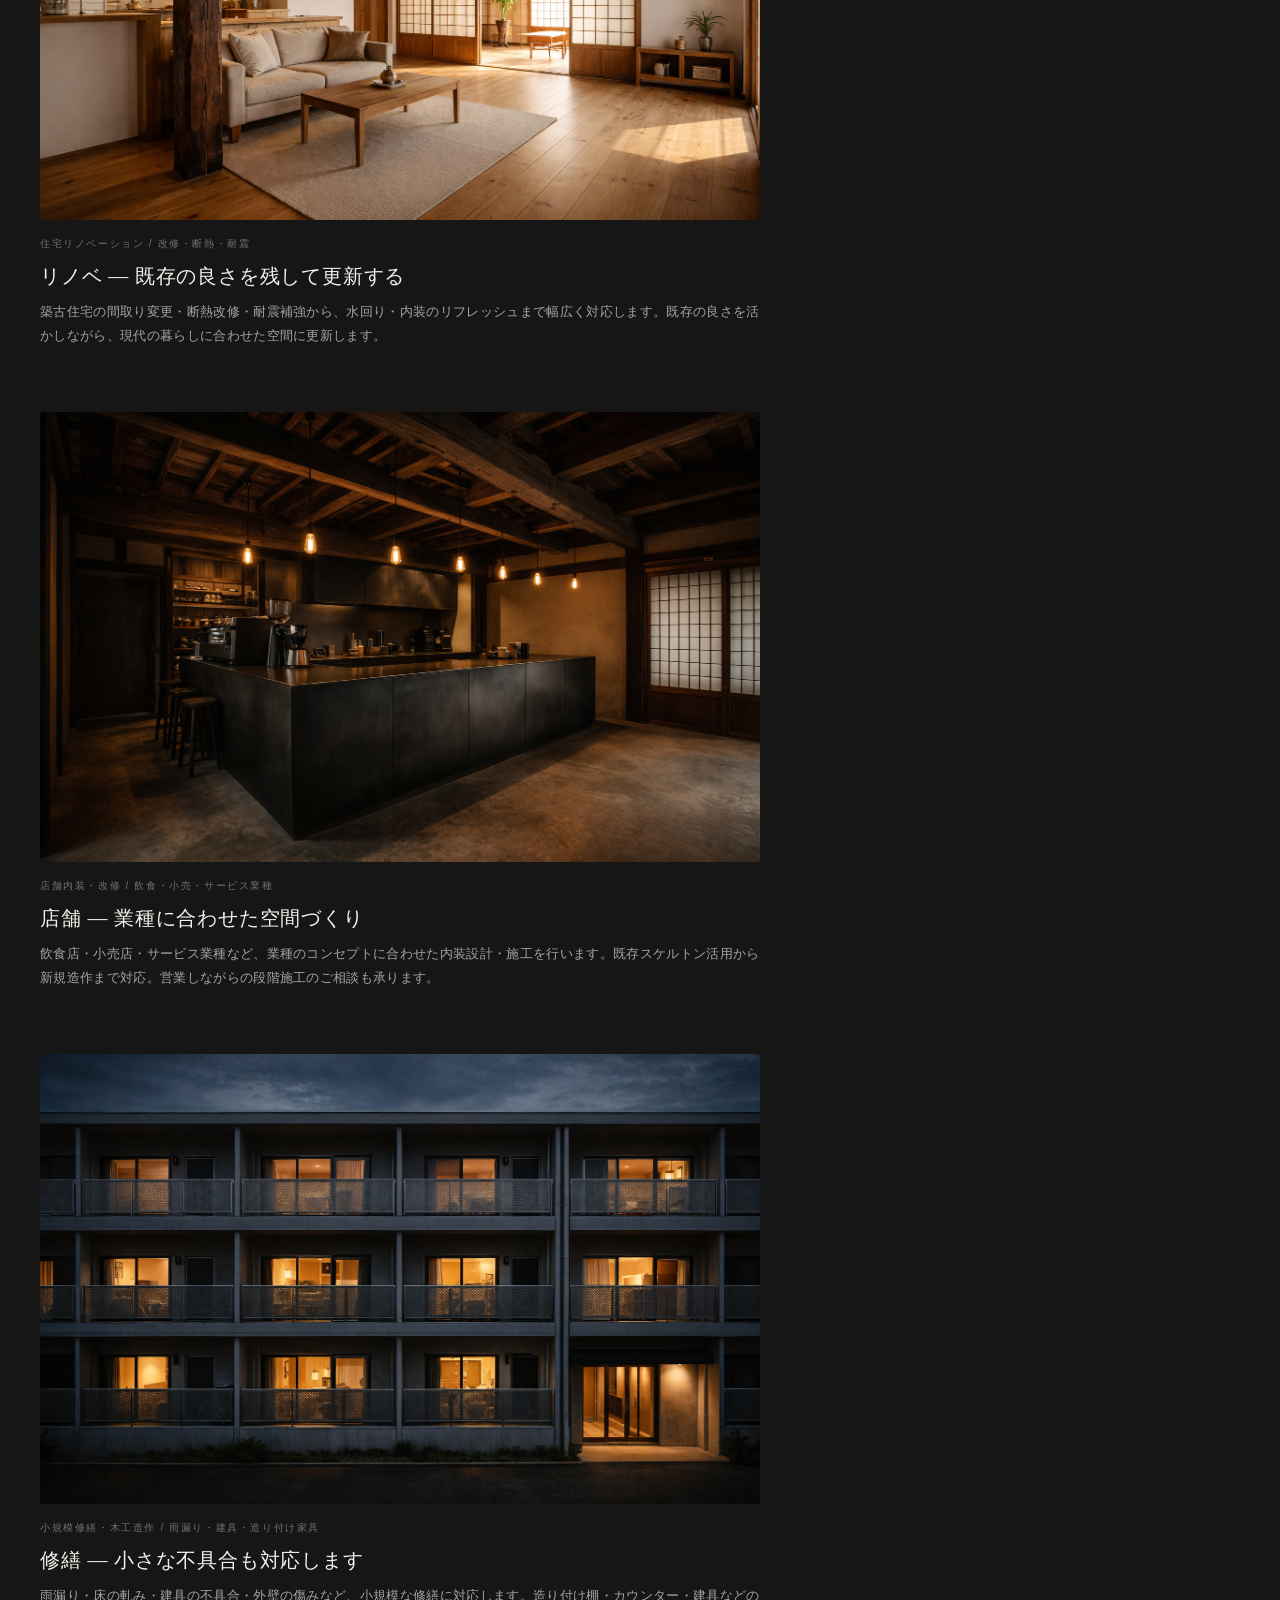
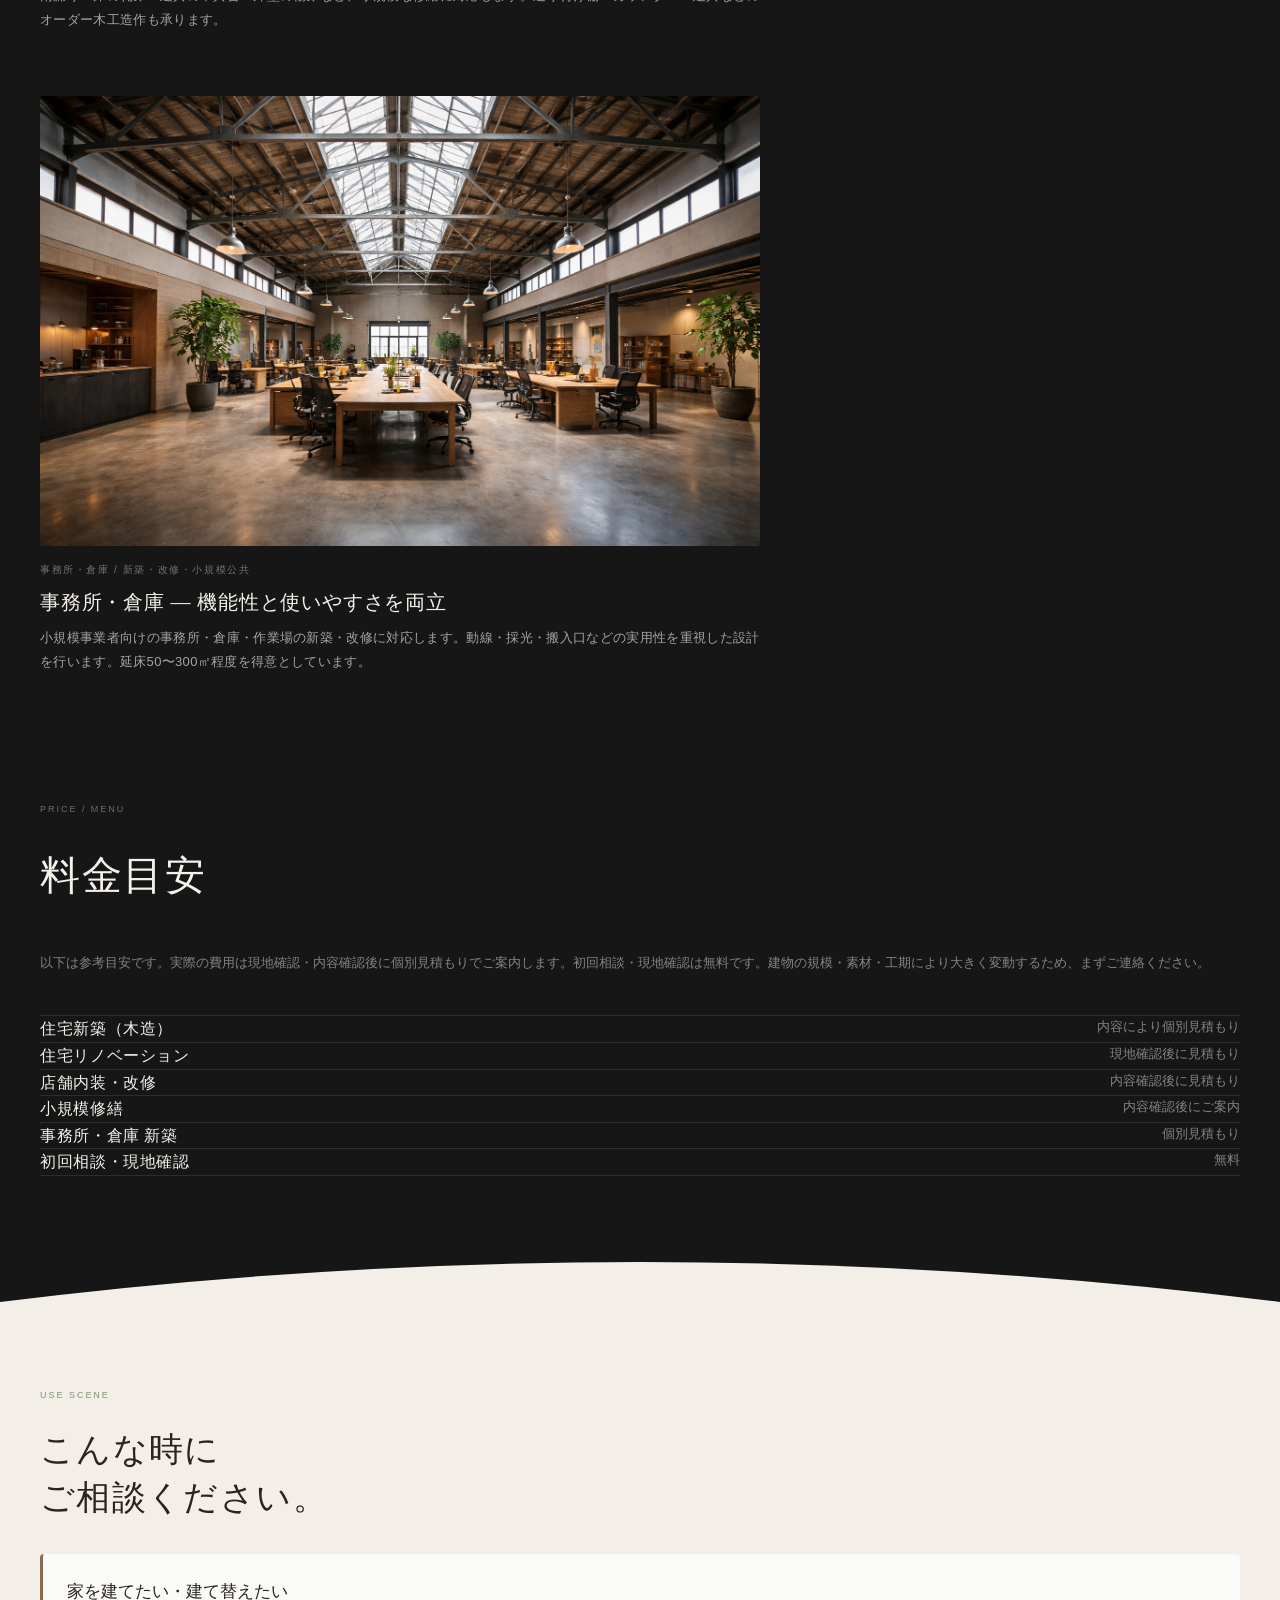
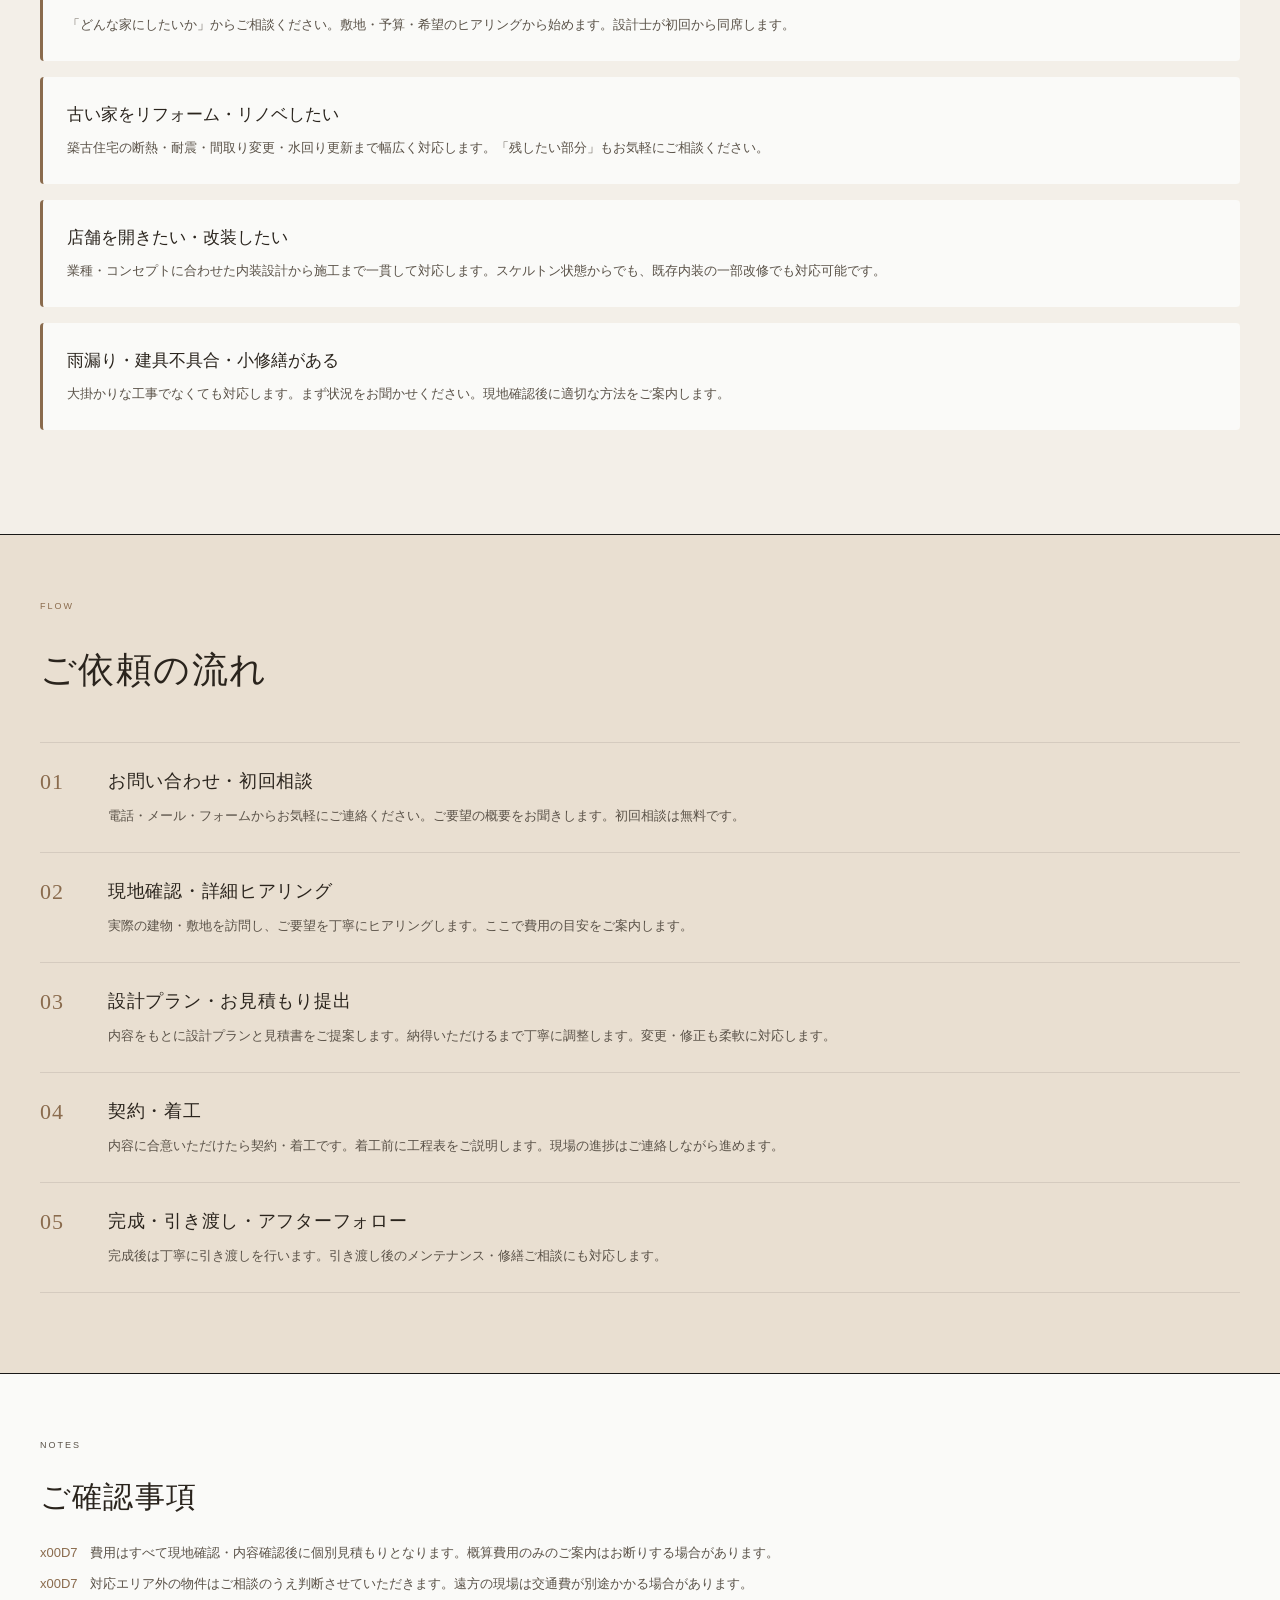
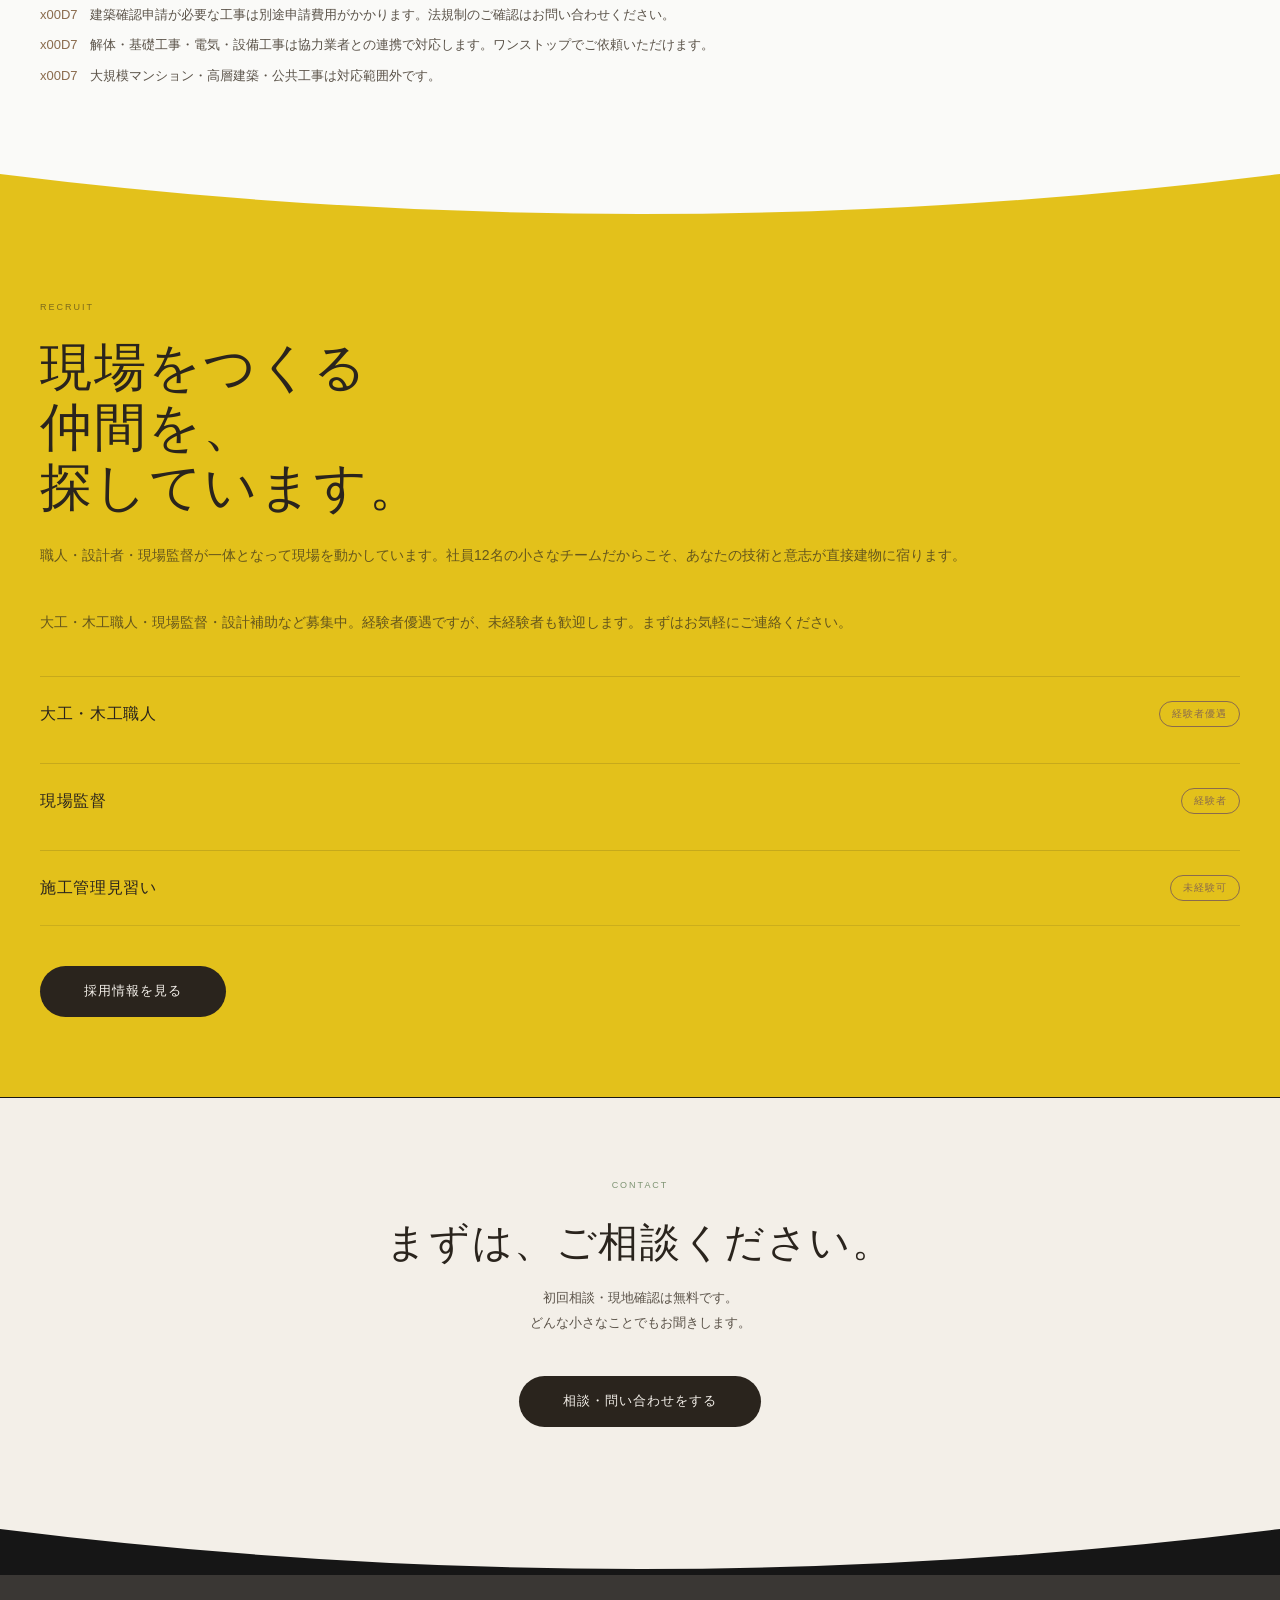
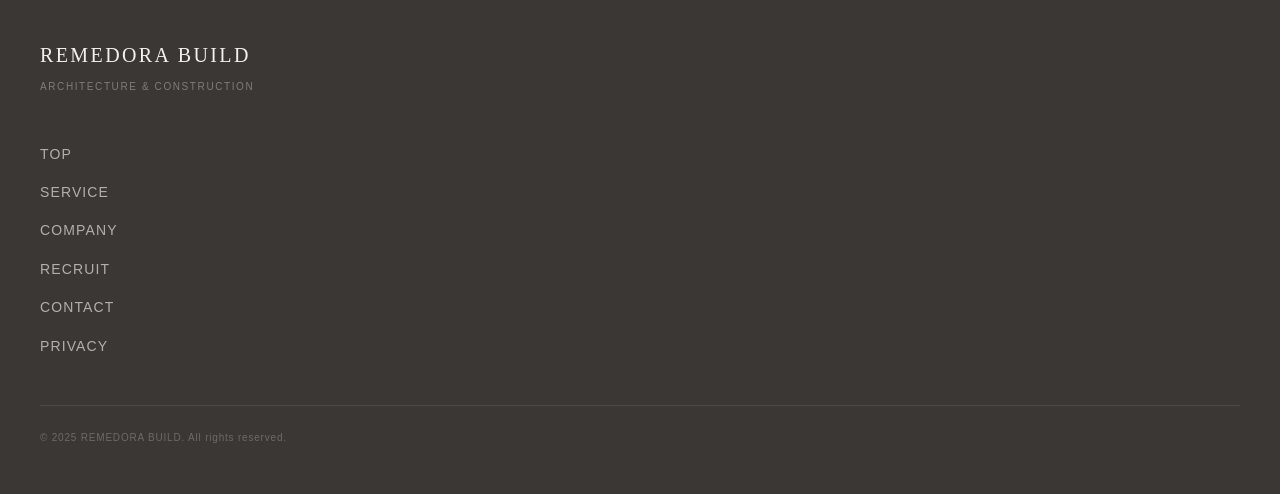
<file: works.html>
<!DOCTYPE html>
<html lang="ja">
<head>
  <meta charset="UTF-8">
  <meta name="viewport" content="width=device-width, initial-scale=1.0">
  <title>REMEDORA BUILD</title>
  <meta http-equiv="refresh" content="0; url=service.html">
  <link rel="stylesheet" href="assets/css/style.css">
</head>
<body>
  <script>window.location.replace('service.html');</script>
  <p style="font-family:sans-serif;padding:40px;color:#5A5248;">
    移動しています... <a href="service.html" style="color:#8A6B4D;">こちらをクリック</a>
  </p>
</body>
</html>
</file>
<file: assets/css/style.css>
﻿/* ============================================================
   REMEDORA BUILD 窶・Architecture Demo Site
   assets/css/style.css  |  SP-first, no build tools
   ============================================================ */

/* ---- CSS Variables ----------------------------------------- */
:root {
  --c-cream:   #F3EFE8;
  --c-beige:   #E9DFD1;
  --c-white:   #FAFAF8;
  --c-dark:    #161616;
  --c-char:    #1E1E1E;
  --c-mustard: #E3C11B;
  --c-green:   #7E9473;
  --c-brown:   #8A6B4D;
  --c-blue:    #4B78D6;
  --c-ink:     #2A241D;
  --c-sand:    #5A5248;
  --c-on-dark: #F4F0EA;
  --c-on-mid:  #E8E1D6;

  --font-serif: Georgia, 'Times New Roman', serif;
  --font-sans:  -apple-system, 'Helvetica Neue', Arial, sans-serif;

  --edge:     24px;
  --header-h: 60px;

  --sp-4:  4px;  --sp-8:  8px;  --sp-12: 12px; --sp-16: 16px;
  --sp-24: 24px; --sp-32: 32px; --sp-40: 40px; --sp-48: 48px;
  --sp-64: 64px; --sp-80: 80px; --sp-96: 96px;
}

/* ---- Reset -------------------------------------------------- */
*, *::before, *::after { box-sizing: border-box; margin: 0; padding: 0; }
html   { font-size: 16px; scroll-behavior: smooth; -webkit-text-size-adjust: 100%; overflow-x: hidden; }
body   { font-family: var(--font-sans); background: var(--c-cream); color: var(--c-ink);
         line-height: 1.6; overflow-x: hidden; }
img    { display: block; max-width: 100%; height: auto; }
a      { text-decoration: none; color: inherit; }
button { border: none; background: none; cursor: pointer; font: inherit; }
ul, ol { list-style: none; }

/* ---- Placeholder Image Blocks ------------------------------- */
/* These divs stand in for real photos until images are supplied  */
.ph {
  display: block;
  width: 100%;
  height: 100%;
}
.ph--hero {
  background: radial-gradient(ellipse at 68% 28%, rgba(90,78,64,.7) 0%, transparent 55%),
              linear-gradient(160deg, #3e3a34 0%, #1c1a17 60%, #2e2b25 100%);
}
.ph--company {
  background: radial-gradient(ellipse at 40% 50%, rgba(200,170,130,.6) 0%, transparent 60%),
              linear-gradient(135deg, #c8aa86 0%, #9c7a58 50%, #78583a 100%);
}
.ph--w1 { background: linear-gradient(148deg, #4a4540 0%, #28231f 100%); }
.ph--w2 { background: linear-gradient(148deg, #3a4240 0%, #1c2220 100%); }
.ph--w3 { background: linear-gradient(148deg, #443c32 0%, #221e18 100%); }
.ph--w4 { background: linear-gradient(148deg, #3c3846 0%, #1c1a22 100%); }
.ph--w5 { background: linear-gradient(148deg, #424038 0%, #201e18 100%); }

/* ============================================================
   SITE HEADER
   ============================================================ */
.site-header {
  position: fixed;
  top: 0; left: 0; right: 0;
  height: var(--header-h);
  z-index: 100;
  transition: background .35s ease, backdrop-filter .35s ease;
}
.site-header--solid { background: var(--c-dark); }
.site-header--scrolled {
  background: rgba(22,22,22,.92);
  backdrop-filter: blur(12px);
  -webkit-backdrop-filter: blur(12px);
}

.site-header__inner {
  display: flex;
  align-items: center;
  justify-content: space-between;
  height: 100%;
  padding: 0 var(--edge);
}

/* Logo */
.site-header__logo {
  font-family: var(--font-serif);
  font-size: 17px;
  font-weight: 300;
  letter-spacing: .14em;
  color: var(--c-on-dark);
  line-height: 1;
  display: flex;
  flex-direction: column;
  gap: 3px;
}
.site-header__logo small {
  font-size: 8px;
  letter-spacing: .22em;
  opacity: .55;
  font-family: var(--font-sans);
}

/* Header actions */
.site-header__actions { display: flex; align-items: center; gap: var(--sp-8); }

/* Pill 窶・Recruit shortcut */
.header-recruit-pill {
  display: inline-flex;
  align-items: center;
  justify-content: center;
  padding: 7px 16px;
  border-radius: 999px;
  border: 1px solid rgba(244,240,234,.4);
  color: var(--c-on-dark);
  font-size: 10px;
  letter-spacing: .12em;
  transition: background .2s;
}
.header-recruit-pill:hover { background: rgba(255,255,255,.1); }

/* MENU circle button */
.menu-circle {
  width: 50px;
  height: 50px;
  border-radius: 50%;
  border: 1px solid rgba(244,240,234,.4);
  color: var(--c-on-dark);
  display: flex;
  flex-direction: column;
  align-items: center;
  justify-content: center;
  gap: 4px;
  transition: background .2s;
}
.menu-circle:hover { background: rgba(255,255,255,.1); }
.menu-circle__label { font-size: 8px; letter-spacing: .14em; }
.menu-circle__bars  { display: flex; flex-direction: column; gap: 3px; }
.menu-circle__bar   { display: block; width: 18px; height: 1px; background: var(--c-on-dark); }

/* ============================================================
   NAV OVERLAY
   ============================================================ */
.nav-overlay {
  position: fixed;
  inset: 0;
  background: var(--c-dark);
  z-index: 200;
  display: flex;
  flex-direction: column;
  align-items: center;
  justify-content: center;
  opacity: 0;
  pointer-events: none;
  transition: opacity .4s ease;
}
.nav-overlay.is-open { opacity: 1; pointer-events: all; }

.nav-overlay__close {
  position: absolute;
  top: 18px; right: var(--edge);
  width: 50px; height: 50px;
  border-radius: 50%;
  border: 1px solid rgba(244,240,234,.35);
  color: var(--c-on-dark);
  font-size: 20px;
  display: flex;
  align-items: center;
  justify-content: center;
  transition: background .2s;
}
.nav-overlay__close:hover { background: rgba(255,255,255,.08); }

.nav-overlay__inner {
  display: flex;
  flex-direction: column;
  align-items: center;
  gap: var(--sp-40);
}
.nav-overlay__label {
  font-size: 9px;
  letter-spacing: .22em;
  color: rgba(244,240,234,.35);
  text-transform: uppercase;
  margin-bottom: var(--sp-8);
}
.nav-overlay__list {
  display: flex;
  flex-direction: column;
  align-items: center;
  gap: var(--sp-32);
}
.nav-overlay__list a {
  font-family: var(--font-serif);
  font-size: 36px;
  font-weight: 300;
  letter-spacing: .1em;
  color: var(--c-on-dark);
  transition: opacity .2s;
}
.nav-overlay__list a:hover { opacity: .5; }
.nav-overlay__list a.is-current { opacity: .38; pointer-events: none; }

/* ============================================================
   HERO 窶・TOP PAGE
   ============================================================ */
.hero {
  position: relative;
  height: 100svh;
  min-height: 600px;
  overflow: hidden;
}

/* Background */
.hero__bg {
  position: absolute;
  inset: 0;
  z-index: 1;
}
.hero__bg-img {
  width: 100%;
  height: 100%;
  object-fit: cover;
  object-position: 62% center;
}
.hero__overlay {
  position: absolute;
  inset: 0;
  background: linear-gradient(to bottom,
    rgba(0,0,0,.04) 0%,
    rgba(0,0,0,.18) 100%);
}

/* Vertical copy 窶・right side */
.hero__vcopy {
  position: absolute;
  right: 32px;
  top: 36%;
  display: flex;
  flex-direction: row-reverse;
  gap: var(--sp-8);
  z-index: 6;
}
.hero__vc-line {
  writing-mode: vertical-rl;
  text-orientation: mixed;
  font-size: 11px;
  letter-spacing: .16em;
  color: rgba(244,240,234,.78);
  white-space: nowrap;
  line-height: 1.7;
}

/* Main content 窶・left bottom */
.hero__content {
  position: absolute;
  left: var(--edge);
  bottom: clamp(80px, 20svh, 140px);
  width: clamp(280px, 88vw, 440px);
  z-index: 5;
}
.hero__eyebrow {
  font-size: 10px;
  letter-spacing: .2em;
  text-transform: uppercase;
  color: rgba(244,240,234,.6);
  margin-bottom: var(--sp-12);
}
.hero__title {
  font-family: var(--font-serif);
  font-size: clamp(50px, 14vw, 90px);
  font-weight: 300;
  line-height: .92;
  letter-spacing: .06em;
  color: var(--c-on-dark);
  margin-bottom: var(--sp-16);
}
.hero__lead {
  font-size: 13px;
  line-height: 1.95;
  letter-spacing: .03em;
  color: rgba(244,240,234,.78);
  margin-bottom: var(--sp-32);
  max-width: 72vw;
}
.hero__cta {
  display: inline-flex;
  align-items: center;
  justify-content: center;
  padding: 14px 32px;
  border-radius: 999px;
  background: rgba(243,239,232,.16);
  border: 1px solid rgba(244,240,234,.4);
  color: var(--c-on-dark);
  font-size: 13px;
  letter-spacing: .08em;
  backdrop-filter: blur(12px);
  -webkit-backdrop-filter: blur(12px);
  transition: background .2s;
}
.hero__cta:hover { background: rgba(243,239,232,.28); }

/* Scroll indicator */
.hero__scroll {
  position: absolute;
  bottom: 24px;
  left: 50%;
  transform: translateX(-50%);
  z-index: 5;
  display: flex;
  flex-direction: column;
  align-items: center;
  gap: 6px;
}
.hero__scroll-label { font-size: 8px; letter-spacing: .22em; color: rgba(244,240,234,.4); }
.hero__scroll-line  {
  width: 1px; height: 36px;
  background: linear-gradient(to bottom, rgba(244,240,234,.4), transparent);
  animation: scrollPulse 2s ease-in-out infinite;
}
@keyframes scrollPulse {
  0%,100% { opacity: .4; } 50% { opacity: 1; }
}

/* ============================================================
   CURVE DIVIDER  (SVG arch)
   ============================================================ */
.curve-divider { height: 72px; overflow: hidden; margin-top: -2px; margin-bottom: -2px; }
.curve-divider__svg { display: block; width: 100%; height: 100%; }

/* ============================================================
   SECTION HEADING (shared)
   ============================================================ */
.section-hd {
  padding: var(--sp-80) var(--edge) var(--sp-48);
}
.section-hd__eyebrow {
  font-size: 9px;
  letter-spacing: .22em;
  text-transform: uppercase;
  margin-bottom: var(--sp-12);
}
.section-hd__title {
  font-family: var(--font-serif);
  font-size: clamp(48px, 13vw, 72px);
  font-weight: 300;
  line-height: .95;
  letter-spacing: .04em;
}
.section-hd__lead {
  font-size: 13px;
  line-height: 1.9;
  letter-spacing: .03em;
  margin-top: var(--sp-16);
  max-width: 80vw;
}

/* ============================================================
   PILL CTA  /  CIRCLE CTA
   ============================================================ */
.pill {
  display: inline-flex;
  align-items: center;
  justify-content: center;
  border-radius: 999px;
  transition: opacity .2s, background .2s;
}
.pill:hover { opacity: .72; }

.pill--dark {
  padding: 15px 44px;
  background: var(--c-ink);
  color: var(--c-on-dark);
  font-size: 13px;
  letter-spacing: .08em;
}
.pill--light {
  padding: 15px 44px;
  background: transparent;
  border: 1px solid rgba(244,240,234,.4);
  color: var(--c-on-dark);
  font-size: 13px;
  letter-spacing: .08em;
}
.pill--brown {
  padding: 15px 44px;
  background: var(--c-brown);
  color: var(--c-on-dark);
  font-size: 13px;
  letter-spacing: .08em;
}

.circle-cta {
  display: inline-flex;
  align-items: center;
  justify-content: center;
  width: 92px;
  height: 92px;
  border-radius: 50%;
  border: 1px solid var(--c-brown);
  color: var(--c-brown);
  font-size: 24px;
  transition: background .2s, color .2s;
}
.circle-cta:hover { background: var(--c-brown); color: var(--c-on-dark); }

/* ============================================================
   PROJECT CARD (Works)
   ============================================================ */
.project-card {
  margin: 0 var(--edge) var(--sp-48);
}
.project-card__fig {
  width: 100%;
  aspect-ratio: 16 / 10;
  overflow: hidden;
  border-radius: 3px;
  margin-bottom: var(--sp-16);
}
.project-card__fig .ph { width: 100%; height: 100%; }
.project-card__meta {
  font-size: 10px;
  letter-spacing: .16em;
  text-transform: uppercase;
  opacity: .45;
  margin-bottom: var(--sp-8);
}
.project-card__title {
  font-family: var(--font-serif);
  font-size: 20px;
  font-weight: 300;
  letter-spacing: .04em;
  margin-bottom: var(--sp-8);
}
.project-card__text {
  font-size: 13px;
  line-height: 1.85;
  letter-spacing: .025em;
  opacity: .65;
}

/* ============================================================
   TOP 窶・INTRO TEASER (cream bg)
   ============================================================ */
.intro-teaser {
  background: var(--c-cream);
  padding: var(--sp-80) var(--edge);
}
.intro-teaser__eyebrow {
  font-size: 9px;
  letter-spacing: .22em;
  text-transform: uppercase;
  color: var(--c-green);
  margin-bottom: var(--sp-24);
}
.intro-teaser__title {
  font-family: var(--font-serif);
  font-size: clamp(30px, 8vw, 44px);
  font-weight: 300;
  line-height: 1.35;
  letter-spacing: .04em;
  color: var(--c-ink);
  margin-bottom: var(--sp-24);
}
.intro-teaser__text {
  font-size: 14px;
  line-height: 1.95;
  letter-spacing: .03em;
  color: var(--c-sand);
  margin-bottom: var(--sp-40);
  max-width: 82vw;
}
/* fix missing variable */
.intro-teaser__title + .intro-teaser__text { margin-top: var(--sp-24); }
.intro-teaser__row {
  display: flex;
  align-items: center;
  gap: var(--sp-24);
}

/* ============================================================
   TOP 窶・WORKS PREVIEW (dark)
   ============================================================ */
.works-preview {
  background: var(--c-dark);
  padding-bottom: var(--sp-48);
}
.works-preview .section-hd__eyebrow { color: rgba(244,240,234,.4); }
.works-preview .section-hd__title   { color: var(--c-on-dark); }
.works-preview .project-card__meta  { color: var(--c-on-mid); }
.works-preview .project-card__title { color: var(--c-on-dark); }
.works-preview .project-card__text  { color: var(--c-on-dark); }
.works-preview__cta {
  padding: var(--sp-32) var(--edge) var(--sp-64);
  display: flex;
  justify-content: center;
}

/* ============================================================
   TOP 窶・RECRUIT TEASER (mustard)
   ============================================================ */
.recruit-teaser {
  background: var(--c-mustard);
  padding: var(--sp-80) var(--edge);
}
.recruit-teaser__eyebrow {
  font-size: 9px;
  letter-spacing: .22em;
  text-transform: uppercase;
  color: rgba(42,36,29,.55);
  margin-bottom: var(--sp-24);
}
.recruit-teaser__title {
  font-family: var(--font-serif);
  font-size: clamp(34px, 9vw, 52px);
  font-weight: 300;
  line-height: 1.15;
  letter-spacing: .04em;
  color: var(--c-ink);
  margin-bottom: var(--sp-24);
}
.recruit-teaser__text {
  font-size: 14px;
  line-height: 1.95;
  color: rgba(42,36,29,.68);
  margin-bottom: var(--sp-40);
  max-width: 80vw;
}
.pill--mustard-dark {
  padding: 15px 44px;
  background: var(--c-ink);
  color: var(--c-on-dark);
  font-size: 13px;
  letter-spacing: .08em;
}

/* ============================================================
   COMPANY PAGE
   ============================================================ */
.company-page { background: var(--c-cream); padding-top: var(--header-h); }

/* Hero photo */
.company-photo {
  position: relative;
  width: 100%;
  aspect-ratio: 4 / 3;
  overflow: hidden;
}
.company-photo .ph { position: absolute; inset: 0; }
.company-photo__overlay {
  position: absolute; inset: 0;
  background: rgba(180,140,96,.1);
}

/* White panel 窶・vertical heading + CTA */
.company-panel {
  background: var(--c-white);
  padding: var(--sp-64) var(--edge);
}
.company-panel__eyebrow {
  font-size: 9px;
  letter-spacing: .22em;
  text-transform: uppercase;
  color: var(--c-green);
  margin-bottom: var(--sp-32);
}
.company-panel__row {
  display: flex;
  align-items: flex-end;
  justify-content: center;
  gap: var(--sp-16);
}
.company-vert-title {
  writing-mode: vertical-rl;
  text-orientation: mixed;
  font-family: var(--font-serif);
  font-size: clamp(32px, 9vw, 52px);
  font-weight: 300;
  line-height: 1.55;
  letter-spacing: .08em;
  color: var(--c-ink);
}

/* Body */
.company-body {
  background: var(--c-cream);
  padding: var(--sp-64) var(--edge) var(--sp-80);
}
.company-body__title {
  font-family: var(--font-serif);
  font-size: clamp(24px, 6vw, 36px);
  font-weight: 300;
  line-height: 1.4;
  letter-spacing: .04em;
  color: var(--c-ink);
  margin-bottom: var(--sp-24);
}
.company-body__text {
  font-size: 14px;
  line-height: 1.95;
  letter-spacing: .03em;
  color: var(--c-sand);
  margin-bottom: var(--sp-40);
}

/* Values */
.company-values {
  background: var(--c-beige);
  padding: var(--sp-64) var(--edge) var(--sp-80);
}
.company-values__eyebrow {
  font-size: 9px;
  letter-spacing: .22em;
  text-transform: uppercase;
  color: var(--c-brown);
  margin-bottom: var(--sp-40);
}
.value-item {
  padding: var(--sp-32) 0;
  border-top: 1px solid rgba(42,36,29,.12);
}
.value-item:last-child { border-bottom: 1px solid rgba(42,36,29,.12); }
.value-item__num {
  font-size: 10px;
  letter-spacing: .22em;
  color: var(--c-brown);
  margin-bottom: var(--sp-8);
}
.value-item__title {
  font-family: var(--font-serif);
  font-size: 22px;
  font-weight: 300;
  letter-spacing: .04em;
  color: var(--c-ink);
  margin-bottom: var(--sp-12);
}
.value-item__text {
  font-size: 13px;
  line-height: 1.9;
  color: var(--c-sand);
}

/* ============================================================
   WORKS PAGE
   ============================================================ */
.works-page {
  background: var(--c-dark);
  min-height: 100vh;
  padding-top: var(--header-h);
}
.works-page .section-hd        { padding-top: var(--sp-64); }
.works-page .section-hd__eyebrow { color: rgba(244,240,234,.4); }
.works-page .section-hd__title   { color: var(--c-on-dark); }
.works-page .section-hd__lead    { color: rgba(244,240,234,.55); }
.works-page .project-card__meta  { color: var(--c-on-mid); }
.works-page .project-card__title { color: var(--c-on-dark); }
.works-page .project-card__text  { color: var(--c-on-dark); }
.works-page .project-card        { margin-bottom: var(--sp-64); }
.works-cta-wrap {
  padding: var(--sp-32) var(--edge) var(--sp-96);
  display: flex;
  justify-content: center;
}

/* ============================================================
   RECRUIT PAGE
   ============================================================ */
.recruit-page { background: var(--c-mustard); }

.recruit-hero {
  background: var(--c-mustard);
  padding: calc(var(--header-h) + var(--sp-64)) var(--edge) var(--sp-80);
  position: relative;
}
.recruit-hero__copy-wrap {
  position: relative;
  display: flex;
  flex-direction: column;
  align-items: center;
  margin-bottom: var(--sp-48);
}
.recruit-line {
  display: block;
  font-family: var(--font-serif);
  font-size: clamp(52px, 14vw, 80px);
  font-weight: 300;
  line-height: .88;
  letter-spacing: .02em;
  color: var(--c-ink);
  text-align: center;
}

/* Recruit sub-copy */
.recruit-eyebrow {
  font-size: 9px;
  letter-spacing: .22em;
  text-transform: uppercase;
  color: rgba(42,36,29,.55);
  text-align: center;
  margin-bottom: var(--sp-16);
}
.recruit-hero__text {
  font-size: 14px;
  line-height: 1.95;
  color: rgba(42,36,29,.7);
  text-align: center;
  max-width: 80vw;
  margin: 0 auto var(--sp-40);
}

/* White body panel */
.recruit-body {
  position: relative;
  background: var(--c-white);
  padding: var(--sp-80) var(--edge) var(--sp-80);
}
.recruit-body > * { position: relative; }

.recruit-body__eyebrow {
  font-size: 9px;
  letter-spacing: .22em;
  text-transform: uppercase;
  color: var(--c-green);
  margin-bottom: var(--sp-16);
}
.recruit-body__title {
  font-family: var(--font-serif);
  font-size: clamp(26px, 7vw, 38px);
  font-weight: 300;
  line-height: 1.4;
  letter-spacing: .04em;
  color: var(--c-ink);
  margin-bottom: var(--sp-24);
}
.recruit-body__text {
  font-size: 14px;
  line-height: 1.95;
  letter-spacing: .03em;
  color: var(--c-sand);
  margin-bottom: var(--sp-40);
}

/* Positions list */
.recruit-positions {
  background: var(--c-beige);
  padding: var(--sp-64) var(--edge) var(--sp-80);
}
.recruit-positions__eyebrow {
  font-size: 9px;
  letter-spacing: .22em;
  text-transform: uppercase;
  color: var(--c-brown);
  margin-bottom: var(--sp-40);
}
.position-item {
  padding: var(--sp-24) 0;
  border-top: 1px solid rgba(42,36,29,.12);
  display: flex;
  align-items: center;
  justify-content: space-between;
  gap: var(--sp-16);
}
.position-item:last-child { border-bottom: 1px solid rgba(42,36,29,.12); }
.position-item__label {
  font-family: var(--font-serif);
  font-size: 18px;
  font-weight: 300;
  letter-spacing: .04em;
  color: var(--c-ink);
}
.position-item__tag {
  font-size: 10px;
  letter-spacing: .1em;
  color: var(--c-brown);
  border: 1px solid var(--c-brown);
  padding: 4px 12px;
  border-radius: 999px;
  white-space: nowrap;
  flex-shrink: 0;
}

/* ============================================================
   PAGE HERO 窶・INNER PAGES  (company / works / recruit upper bg)
   ============================================================ */
.page-banner {
  position: relative;
  padding-top: calc(var(--header-h) + var(--sp-80));
  padding-bottom: var(--sp-48);
  padding-left: var(--edge);
  padding-right: var(--edge);
}

/* ============================================================
   SITE FOOTER
   ============================================================ */
.site-footer {
  background: #3a3734;
  padding: var(--sp-64) var(--edge) var(--sp-48);
  margin-top: -2px;
}
.site-footer__logo {
  font-family: var(--font-serif);
  font-size: 20px;
  font-weight: 300;
  letter-spacing: .12em;
  color: var(--c-on-dark);
  margin-bottom: var(--sp-8);
}
.site-footer__tagline {
  font-size: 10px;
  letter-spacing: .16em;
  color: rgba(244,240,234,.38);
  margin-bottom: var(--sp-48);
}
.site-footer__nav {
  display: flex;
  flex-direction: column;
  gap: var(--sp-16);
  margin-bottom: var(--sp-48);
}
.site-footer__nav a {
  font-size: 14px;
  letter-spacing: .08em;
  color: rgba(244,240,234,.65);
  transition: color .2s;
}
.site-footer__nav a:hover { color: var(--c-on-dark); }
.site-footer__rule {
  width: 100%;
  height: 1px;
  background: rgba(244,240,234,.1);
  margin-bottom: var(--sp-24);
}
.site-footer__copy {
  font-size: 10px;
  letter-spacing: .08em;
  color: rgba(244,240,234,.28);
}

/* ============================================================
   UTILITY
   ============================================================ */
.visually-hidden {
  position: absolute; width: 1px; height: 1px;
  overflow: hidden; clip: rect(0,0,0,0); white-space: nowrap;
}
.text-center { text-align: center; }
.flex-center  { display: flex; justify-content: center; }

/* ============================================================
   REAL IMAGE OVERRIDES (逕ｻ蜒丞ｷｮ縺玲崛縺亥ｾ後↓譛牙柑蛹・
   ============================================================ */

/* Hero閭梧勹 img */
.hero__bg-img {
  width: 100%;
  height: 100%;
  object-fit: cover;
  object-position: 62% center;
  display: block;
}

/* Company 荳企Κ蜀咏悄 img */
.company-photo img {
  position: absolute;
  inset: 0;
  width: 100%;
  height: 100%;
  object-fit: cover;
  object-position: 50% 40%;
  display: block;
}

/* Works 繧ｫ繝ｼ繝・img */
.project-card__fig img {
  width: 100%;
  height: 100%;
  object-fit: cover;
  display: block;
}



/* ============================================================
   SP HERO FIX 窶・vcopy 縺ｨ隕句・縺励・邵ｦ譁ｹ蜷鷹㍾縺ｪ繧翫ｒ隗｣豸・   top: 36% 縺ｯ svh 縺檎洒縺・ｫｯ譛ｫ縺ｧ繧ｳ繝ｳ繝・Φ繝・ヶ繝ｭ繝・け縺ｨ陦晉ｪ√☆繧九◆繧・   SP 縺ｮ縺ｿ蝗ｺ螳壹・繝・ム繝ｼ逶ｴ荳九・蝗ｺ螳壼､縺ｫ荳頑嶌縺阪☆繧・   ============================================================ */
@media (max-width: 639px) {
  .hero__vcopy {
    top: calc(var(--header-h) + 16px); /* 76px: 繝倥ャ繝繝ｼ荳・16px 縺ｫ蝗ｺ螳・*/
  }
}

/* ============================================================
   RESPONSIVE 窶・tablet and above
   ============================================================ */
@media (min-width: 640px) {
  :root { --edge: 40px; }

  .hero__vcopy       { right: 44px; }
  .company-photo     { aspect-ratio: 16 / 9; }
  .recruit-badge     { right: 40px; width: 100px; height: 100px; }
  .recruit-badge__num { font-size: 30px; }
  .recruit-badge__sub { font-size: 9px; }

  .section-hd__title { font-size: 80px; }
  .works-preview__cta, .works-cta-wrap { justify-content: flex-start; padding-left: var(--edge); }
}

@media (min-width: 960px) {
  .project-card { max-width: 720px; }
  .intro-teaser  { max-width: 760px; }
}

/* ============================================================
   INNER PAGE HERO  (dark bg: service / contact / privacy)
   ============================================================ */
.inner-hero {
  background: var(--c-dark);
  padding: calc(var(--header-h) + var(--sp-80)) var(--edge) var(--sp-64);
}
.inner-hero__eyebrow {
  font-size: 9px; letter-spacing: .22em; text-transform: uppercase;
  color: rgba(244,240,234,.4); margin-bottom: var(--sp-16);
}
.inner-hero__title {
  font-family: var(--font-serif); font-size: clamp(48px, 13vw, 80px);
  font-weight: 300; line-height: .95; letter-spacing: .04em;
  color: var(--c-on-dark); margin-bottom: var(--sp-24);
}
.inner-hero__lead {
  font-size: 14px; line-height: 1.9; color: rgba(244,240,234,.65); max-width: 80vw;
}

/* ============================================================
   SERVICE PAGE  (dark aesthetic, same as works-page)
   ============================================================ */
.service-page {
  background: var(--c-dark); min-height: 100vh; padding-top: var(--header-h);
}
.service-page .section-hd__eyebrow { color: rgba(244,240,234,.4); }
.service-page .section-hd__title   { color: var(--c-on-dark); }
.service-page .section-hd__lead    { color: rgba(244,240,234,.55); }
.service-page .project-card__meta  { color: var(--c-on-mid); }
.service-page .project-card__title { color: var(--c-on-dark); }
.service-page .project-card__text  { color: var(--c-on-dark); }
.service-page .project-card        { margin-bottom: var(--sp-64); }
.service-cta-wrap {
  padding: var(--sp-32) var(--edge) var(--sp-64); display: flex; justify-content: center;
}
.price-section { background: var(--c-dark); padding: var(--sp-64) var(--edge) var(--sp-80); }
.price-section__eyebrow {
  font-size: 9px; letter-spacing: .22em; text-transform: uppercase;
  color: rgba(244,240,234,.4); margin-bottom: var(--sp-32);
}
.price-section__title {
  font-family: var(--font-serif); font-size: clamp(26px, 7vw, 40px);
  font-weight: 300; line-height: 1.35; letter-spacing: .04em;
  color: var(--c-on-dark); margin-bottom: var(--sp-48);
}
.price-table { width: 100%; border-collapse: collapse; }
.price-table tr { border-top: 1px solid rgba(244,240,234,.1); }
.price-table tr:last-child { border-bottom: 1px solid rgba(244,240,234,.1); }
.price-table th {
  font-family: var(--font-serif); font-size: 16px; font-weight: 300; letter-spacing: .04em;
  color: var(--c-on-dark); padding: var(--sp-20) var(--sp-16) var(--sp-20) 0;
  text-align: left; vertical-align: top; width: 55%;
}
.price-table td {
  font-size: 13px; line-height: 1.75; color: rgba(244,240,234,.5);
  padding: var(--sp-20) 0; vertical-align: top; text-align: right;
}
.use-scene { background: var(--c-cream); padding: var(--sp-64) var(--edge); }
.use-scene__eyebrow {
  font-size: 9px; letter-spacing: .22em; text-transform: uppercase;
  color: var(--c-green); margin-bottom: var(--sp-24);
}
.use-scene__title {
  font-family: var(--font-serif); font-size: clamp(22px, 6vw, 34px);
  font-weight: 300; line-height: 1.4; letter-spacing: .04em; color: var(--c-ink); margin-bottom: var(--sp-32);
}
.scene-list { display: flex; flex-direction: column; gap: var(--sp-16); margin-bottom: var(--sp-40); }
.scene-item {
  padding: var(--sp-24); background: var(--c-white); border-radius: 4px; border-left: 3px solid var(--c-brown);
}
.scene-item__title {
  font-family: var(--font-serif); font-size: 17px; font-weight: 300; color: var(--c-ink); margin-bottom: var(--sp-8);
}
.scene-item__text { font-size: 13px; line-height: 1.85; color: var(--c-sand); }
.flow-section { background: var(--c-beige); padding: var(--sp-64) var(--edge) var(--sp-80); }
.flow-section__eyebrow {
  font-size: 9px; letter-spacing: .22em; text-transform: uppercase; color: var(--c-brown); margin-bottom: var(--sp-32);
}
.flow-section__title {
  font-family: var(--font-serif); font-size: clamp(24px, 6vw, 36px);
  font-weight: 300; line-height: 1.35; letter-spacing: .04em; color: var(--c-ink); margin-bottom: var(--sp-48);
}
.flow-steps { display: flex; flex-direction: column; }
.flow-step { display: flex; gap: var(--sp-24); padding: var(--sp-24) 0; border-top: 1px solid rgba(42,36,29,.1); }
.flow-step:last-child { border-bottom: 1px solid rgba(42,36,29,.1); }
.flow-step__num {
  font-family: var(--font-serif); font-size: 22px; font-weight: 300; letter-spacing: .04em;
  color: var(--c-brown); flex-shrink: 0; width: 2em; line-height: 1; padding-top: 4px;
}
.flow-step__title {
  font-family: var(--font-serif); font-size: 18px; font-weight: 300;
  letter-spacing: .04em; color: var(--c-ink); margin-bottom: var(--sp-8);
}
.flow-step__text { font-size: 13px; line-height: 1.85; color: var(--c-sand); }
.notes-section { background: var(--c-white); padding: var(--sp-64) var(--edge); }
.notes-section__eyebrow {
  font-size: 9px; letter-spacing: .22em; text-transform: uppercase; color: var(--c-sand); margin-bottom: var(--sp-24);
}
.notes-section__title {
  font-family: var(--font-serif); font-size: clamp(20px, 5vw, 30px);
  font-weight: 300; line-height: 1.4; letter-spacing: .04em; color: var(--c-ink); margin-bottom: var(--sp-24);
}
.notes-list { display: flex; flex-direction: column; gap: var(--sp-8); }
.notes-list__item {
  display: flex; align-items: flex-start; gap: var(--sp-12); font-size: 13px; line-height: 1.75; color: var(--c-sand);
}
.notes-list__item::before { content: 'x00D7'; color: var(--c-brown); flex-shrink: 0; }
.related-link-band {
  background: var(--c-dark); padding: var(--sp-64) var(--edge);
  display: flex; flex-direction: column; align-items: flex-start; gap: var(--sp-16);
}
.related-link-band__eyebrow {
  font-size: 9px; letter-spacing: .22em; text-transform: uppercase; color: rgba(244,240,234,.4);
}
.related-link-band__title {
  font-family: var(--font-serif); font-size: clamp(22px, 6vw, 34px); font-weight: 300; letter-spacing: .04em; color: var(--c-on-dark);
}
.cta-band { background: var(--c-cream); padding: var(--sp-80) var(--edge); text-align: center; }
.cta-band__eyebrow {
  font-size: 9px; letter-spacing: .22em; text-transform: uppercase; color: var(--c-green); margin-bottom: var(--sp-24);
}
.cta-band__title {
  font-family: var(--font-serif); font-size: clamp(26px, 7vw, 40px);
  font-weight: 300; line-height: 1.35; letter-spacing: .04em; color: var(--c-ink); margin-bottom: var(--sp-16);
}
.cta-band__text {
  font-size: 13px; line-height: 1.9; color: var(--c-sand); margin-bottom: var(--sp-40);
  max-width: 80vw; margin-left: auto; margin-right: auto;
}

/* ============================================================
   HOME — new sections
   ============================================================ */
.problem-fit { background: var(--c-cream); padding: var(--sp-80) var(--edge); }
.problem-fit__eyebrow {
  font-size: 9px; letter-spacing: .22em; text-transform: uppercase; color: var(--c-green); margin-bottom: var(--sp-24);
}
.problem-fit__title {
  font-family: var(--font-serif); font-size: clamp(24px, 7vw, 38px);
  font-weight: 300; line-height: 1.4; letter-spacing: .04em; color: var(--c-ink); margin-bottom: var(--sp-32);
}
.problem-fit__list { display: flex; flex-direction: column; gap: var(--sp-12); margin-bottom: var(--sp-40); }
.problem-fit__item {
  display: flex; align-items: flex-start; gap: var(--sp-12); font-size: 14px; line-height: 1.75; color: var(--c-sand);
}
.problem-fit__item::before { content: '\2014'; color: var(--c-brown); flex-shrink: 0; }
.problem-fit__note { font-size: 13px; line-height: 1.9; color: var(--c-sand); }
.trust-preview { background: var(--c-cream); padding: var(--sp-80) var(--edge); }
.trust-preview__eyebrow {
  font-size: 9px; letter-spacing: .22em; text-transform: uppercase; color: var(--c-brown); margin-bottom: var(--sp-24);
}
.trust-preview__title {
  font-family: var(--font-serif); font-size: clamp(28px, 7vw, 42px);
  font-weight: 300; line-height: 1.35; letter-spacing: .04em; color: var(--c-ink); margin-bottom: var(--sp-24);
}
.trust-preview__text {
  font-size: 14px; line-height: 1.95; color: var(--c-sand); margin-bottom: var(--sp-32); max-width: 82vw;
}
.trust-stats { display: flex; gap: var(--sp-32); margin-bottom: var(--sp-40); }
.trust-stat__num {
  font-family: var(--font-serif); font-size: 38px; font-weight: 300; letter-spacing: .04em; color: var(--c-ink); line-height: 1;
}
.trust-stat__label { font-size: 11px; letter-spacing: .08em; color: var(--c-sand); margin-top: var(--sp-4); }
.info-snapshot { background: var(--c-beige); padding: var(--sp-64) var(--edge); }
.info-snapshot__eyebrow {
  font-size: 9px; letter-spacing: .22em; text-transform: uppercase; color: var(--c-brown); margin-bottom: var(--sp-24);
}
.info-snapshot__title {
  font-family: var(--font-serif); font-size: clamp(20px, 5vw, 28px);
  font-weight: 300; letter-spacing: .04em; color: var(--c-ink); margin-bottom: var(--sp-24);
}
.info-table { width: 100%; border-collapse: collapse; }
.info-table tr { border-top: 1px solid rgba(42,36,29,.1); }
.info-table tr:last-child { border-bottom: 1px solid rgba(42,36,29,.1); }
.info-table th {
  font-size: 11px; letter-spacing: .1em; color: var(--c-brown);
  padding: var(--sp-16) var(--sp-16) var(--sp-16) 0;
  text-align: left; vertical-align: top; white-space: nowrap; width: 7em; font-weight: 400;
}
.info-table td { font-size: 14px; line-height: 1.75; color: var(--c-sand); padding: var(--sp-16) 0; vertical-align: top; }
.map-placeholder {
  width: 100%; aspect-ratio: 4 / 3; background: rgba(42,36,29,.06);
  border: 1px solid rgba(42,36,29,.12); border-radius: 4px;
  display: flex; align-items: center; justify-content: center; margin-top: var(--sp-24); text-align: center;
}
.map-placeholder__label {
  font-size: 11px; letter-spacing: .12em; text-transform: uppercase;
  color: var(--c-sand); opacity: .5; display: block; margin-bottom: var(--sp-8);
}
.map-placeholder__address { font-size: 13px; line-height: 1.7; color: var(--c-sand); opacity: .7; }
.page-gateway { background: var(--c-cream); padding: var(--sp-80) var(--edge); }
.page-gateway__eyebrow {
  font-size: 9px; letter-spacing: .22em; text-transform: uppercase; color: var(--c-sand); margin-bottom: var(--sp-16);
}
.page-gateway__title {
  font-family: var(--font-serif); font-size: clamp(26px, 7vw, 38px);
  font-weight: 300; line-height: 1.35; letter-spacing: .04em; color: var(--c-ink); margin-bottom: var(--sp-48);
}
.gateway-list { border-top: 1px solid rgba(42,36,29,.12); }
.gateway-item {
  display: flex; align-items: center; gap: var(--sp-16);
  padding: var(--sp-24) 0;
  border-bottom: 1px solid rgba(42,36,29,.12);
}
.gateway-item:hover .gateway-item__en { color: var(--c-brown); }
.gateway-item:hover .gateway-item__arrow { transform: translateX(6px); }
.gateway-item__body { flex: 1; display: flex; flex-direction: column; gap: 6px; }
.gateway-item__en {
  font-family: var(--font-serif);
  font-size: clamp(30px, 8vw, 44px);
  font-weight: 300; letter-spacing: .05em;
  color: var(--c-ink); line-height: 1;
  transition: color .22s ease;
}
.gateway-item__label {
  font-size: 11px; letter-spacing: .1em; color: var(--c-sand); line-height: 1.4;
}
.gateway-item__arrow {
  font-size: 20px; color: var(--c-brown); flex-shrink: 0;
  transition: transform .25s ease;
}
.flow-digest { background: var(--c-beige); padding: var(--sp-64) var(--edge) var(--sp-80); }
.flow-digest__eyebrow {
  font-size: 9px; letter-spacing: .22em; text-transform: uppercase; color: var(--c-brown); margin-bottom: var(--sp-32);
}
.flow-digest__title {
  font-family: var(--font-serif); font-size: clamp(24px, 7vw, 36px);
  font-weight: 300; line-height: 1.35; letter-spacing: .04em; color: var(--c-ink); margin-bottom: var(--sp-48);
}
.final-cta { background: var(--c-dark); padding: var(--sp-80) var(--edge); text-align: center; }
.final-cta__eyebrow {
  font-size: 9px; letter-spacing: .22em; text-transform: uppercase;
  color: rgba(244,240,234,.4); margin-bottom: var(--sp-24);
}
.final-cta__title {
  font-family: var(--font-serif); font-size: clamp(28px, 8vw, 46px);
  font-weight: 300; line-height: 1.35; letter-spacing: .04em; color: var(--c-on-dark); margin-bottom: var(--sp-16);
}
.final-cta__text {
  font-size: 13px; line-height: 1.9; color: rgba(244,240,234,.55); margin-bottom: var(--sp-40);
  max-width: 80vw; margin-left: auto; margin-right: auto;
}

/* ============================================================
   COMPANY — additional sections
   ============================================================ */
.company-profile { background: var(--c-white); padding: var(--sp-64) var(--edge) var(--sp-80); }
.company-profile__eyebrow {
  font-size: 9px; letter-spacing: .22em; text-transform: uppercase; color: var(--c-green); margin-bottom: var(--sp-40);
}
.profile-card { display: flex; flex-direction: column; gap: var(--sp-24); }
.profile-card__img { width: 100%; aspect-ratio: 4/3; overflow: hidden; border-radius: 3px; }
.profile-card__img img { width: 100%; height: 100%; object-fit: cover; display: block; }
.profile-card__role { font-size: 11px; letter-spacing: .14em; color: var(--c-brown); margin-bottom: var(--sp-8); }
.profile-card__name {
  font-family: var(--font-serif); font-size: clamp(26px, 7vw, 38px);
  font-weight: 300; letter-spacing: .04em; color: var(--c-ink); margin-bottom: var(--sp-16);
}
.profile-card__text { font-size: 14px; line-height: 1.95; color: var(--c-sand); }
.profile-card__certs { display: flex; flex-wrap: wrap; gap: var(--sp-8); margin-top: var(--sp-16); }
.profile-card__cert {
  font-size: 11px; letter-spacing: .08em; color: var(--c-brown);
  border: 1px solid var(--c-brown); padding: 4px 12px; border-radius: 999px;
}
.company-info-detail { background: var(--c-beige); padding: var(--sp-64) var(--edge) var(--sp-80); }
.company-info-detail__eyebrow {
  font-size: 9px; letter-spacing: .22em; text-transform: uppercase; color: var(--c-brown); margin-bottom: var(--sp-40);
}
.company-access { background: var(--c-cream); padding: var(--sp-64) var(--edge) var(--sp-80); }
.company-access__eyebrow {
  font-size: 9px; letter-spacing: .22em; text-transform: uppercase; color: var(--c-green); margin-bottom: var(--sp-24);
}
.company-access__title {
  font-family: var(--font-serif); font-size: clamp(22px, 6vw, 34px);
  font-weight: 300; letter-spacing: .04em; color: var(--c-ink); margin-bottom: var(--sp-24);
}
.area-tags { display: flex; flex-wrap: wrap; gap: var(--sp-8); margin-bottom: var(--sp-32); }
.area-tag {
  font-size: 12px; letter-spacing: .06em; color: var(--c-brown);
  border: 1px solid var(--c-brown); padding: 5px 14px; border-radius: 999px;
}
.company-atmosphere { background: var(--c-dark); padding: var(--sp-64) var(--edge); }
.company-atmosphere__eyebrow {
  font-size: 9px; letter-spacing: .22em; text-transform: uppercase;
  color: rgba(244,240,234,.4); margin-bottom: var(--sp-32);
}
.atmosphere-grid { display: grid; grid-template-columns: 1fr 1fr; gap: var(--sp-12); }
.atmosphere-grid__img { width: 100%; aspect-ratio: 1; overflow: hidden; border-radius: 3px; }
.atmosphere-grid__img img { width: 100%; height: 100%; object-fit: cover; display: block; }

/* ============================================================
   RECRUIT — additional sections
   ============================================================ */
.work-style { background: var(--c-cream); padding: var(--sp-64) var(--edge) var(--sp-80); }
.work-style__eyebrow {
  font-size: 9px; letter-spacing: .22em; text-transform: uppercase; color: var(--c-green); margin-bottom: var(--sp-32);
}
.work-style__title {
  font-family: var(--font-serif); font-size: clamp(24px, 6vw, 36px);
  font-weight: 300; line-height: 1.35; letter-spacing: .04em; color: var(--c-ink); margin-bottom: var(--sp-40);
}
.day-flow { display: flex; flex-direction: column; }
.day-flow__item {
  display: flex; gap: var(--sp-24); padding: var(--sp-16) 0; border-top: 1px solid rgba(42,36,29,.08);
}
.day-flow__item:last-child { border-bottom: 1px solid rgba(42,36,29,.08); }
.day-flow__time {
  font-family: var(--font-serif); font-size: 14px; font-weight: 300;
  letter-spacing: .06em; color: var(--c-brown); flex-shrink: 0; width: 5em;
}
.day-flow__desc { font-size: 14px; line-height: 1.75; color: var(--c-sand); }
.workplace { background: var(--c-dark); padding: var(--sp-64) var(--edge); }
.workplace__eyebrow {
  font-size: 9px; letter-spacing: .22em; text-transform: uppercase;
  color: rgba(244,240,234,.4); margin-bottom: var(--sp-32);
}
.workplace__title {
  font-family: var(--font-serif); font-size: clamp(22px, 6vw, 34px);
  font-weight: 300; letter-spacing: .04em; color: var(--c-on-dark); margin-bottom: var(--sp-24);
}
.workplace__text {
  font-size: 14px; line-height: 1.95; color: rgba(244,240,234,.6); max-width: 80vw; margin-bottom: var(--sp-12);
}
.entry-flow { background: var(--c-beige); padding: var(--sp-64) var(--edge) var(--sp-80); }
.entry-flow__eyebrow {
  font-size: 9px; letter-spacing: .22em; text-transform: uppercase; color: var(--c-brown); margin-bottom: var(--sp-32);
}
.entry-flow__title {
  font-family: var(--font-serif); font-size: clamp(22px, 6vw, 34px);
  font-weight: 300; line-height: 1.35; letter-spacing: .04em; color: var(--c-ink); margin-bottom: var(--sp-48);
}

/* ============================================================
   CONTACT PAGE
   ============================================================ */
.contact-page { background: var(--c-cream); padding-top: var(--header-h); }
.contact-methods { background: var(--c-cream); padding: var(--sp-64) var(--edge); }
.contact-methods__eyebrow {
  font-size: 9px; letter-spacing: .22em; text-transform: uppercase; color: var(--c-green); margin-bottom: var(--sp-24);
}
.contact-methods__title {
  font-family: var(--font-serif); font-size: clamp(24px, 6vw, 36px);
  font-weight: 300; line-height: 1.4; letter-spacing: .04em; color: var(--c-ink); margin-bottom: var(--sp-32);
}
.contact-recommend { font-size: 13px; letter-spacing: .05em; color: var(--c-brown); margin-bottom: var(--sp-16); }
.contact-btn-list { display: flex; flex-direction: column; gap: var(--sp-12); margin-bottom: var(--sp-16); }
.contact-btn {
  display: flex; align-items: center; gap: var(--sp-16); padding: var(--sp-20) var(--sp-24);
  border-radius: 4px; background: var(--c-white); border: 1px solid rgba(42,36,29,.12);
  transition: background .2s, border-color .2s;
}
.contact-btn:hover { background: var(--c-beige); border-color: rgba(42,36,29,.22); }
.contact-btn__icon {
  width: 40px; height: 40px; border-radius: 50%; background: var(--c-beige);
  display: flex; align-items: center; justify-content: center; font-size: 18px; flex-shrink: 0;
}
.contact-btn__label {
  font-family: var(--font-serif); font-size: 17px; font-weight: 300;
  letter-spacing: .04em; color: var(--c-ink); display: block; margin-bottom: 2px;
}
.contact-btn__note { font-size: 11px; letter-spacing: .06em; color: var(--c-sand); }
.contact-form-section { background: var(--c-beige); padding: var(--sp-64) var(--edge) var(--sp-80); }
.contact-form-section__eyebrow {
  font-size: 9px; letter-spacing: .22em; text-transform: uppercase; color: var(--c-brown); margin-bottom: var(--sp-24);
}
.contact-form-section__title {
  font-family: var(--font-serif); font-size: clamp(22px, 6vw, 32px);
  font-weight: 300; line-height: 1.4; letter-spacing: .04em; color: var(--c-ink); margin-bottom: var(--sp-32);
}
.form-notice {
  padding: var(--sp-24); background: var(--c-cream); border-radius: 4px;
  font-size: 13px; line-height: 1.85; color: var(--c-sand); border-left: 3px solid var(--c-brown);
}
.what-to-send { background: var(--c-white); padding: var(--sp-64) var(--edge); }
.what-to-send__eyebrow {
  font-size: 9px; letter-spacing: .22em; text-transform: uppercase; color: var(--c-green); margin-bottom: var(--sp-24);
}
.what-to-send__title {
  font-family: var(--font-serif); font-size: clamp(20px, 5vw, 30px);
  font-weight: 300; line-height: 1.4; letter-spacing: .04em; color: var(--c-ink); margin-bottom: var(--sp-32);
}
.send-checklist { display: flex; flex-direction: column; gap: var(--sp-8); margin-bottom: var(--sp-24); }
.send-checklist__item {
  display: flex; align-items: flex-start; gap: var(--sp-12); font-size: 14px; line-height: 1.75; color: var(--c-sand);
}
.send-checklist__item::before { content: '\25A1'; color: var(--c-brown); flex-shrink: 0; }
.response-guide { background: var(--c-dark); padding: var(--sp-64) var(--edge) var(--sp-80); }
.response-guide__eyebrow {
  font-size: 9px; letter-spacing: .22em; text-transform: uppercase;
  color: rgba(244,240,234,.4); margin-bottom: var(--sp-24);
}
.response-guide__title {
  font-family: var(--font-serif); font-size: clamp(20px, 5vw, 30px);
  font-weight: 300; line-height: 1.4; letter-spacing: .04em; color: var(--c-on-dark); margin-bottom: var(--sp-24);
}
.response-guide__text {
  font-size: 14px; line-height: 1.95; color: rgba(244,240,234,.55); margin-bottom: var(--sp-12); max-width: 80vw;
}

/* ============================================================
   PRIVACY PAGE
   ============================================================ */
.privacy-page { background: var(--c-white); padding-top: var(--header-h); }
.privacy-body { background: var(--c-white); padding: var(--sp-64) var(--edge) var(--sp-80); }
.privacy-section { margin-bottom: var(--sp-48); }
.privacy-section__title {
  font-family: var(--font-serif); font-size: 20px; font-weight: 300; letter-spacing: .04em; color: var(--c-ink);
  margin-bottom: var(--sp-16); padding-bottom: var(--sp-8); border-bottom: 1px solid rgba(42,36,29,.12);
}
.privacy-section__text { font-size: 14px; line-height: 1.95; letter-spacing: .025em; color: var(--c-sand); margin-bottom: var(--sp-12); }
.privacy-list { padding-left: var(--sp-16); margin: var(--sp-8) 0 var(--sp-12); }
.privacy-list li { list-style: disc; font-size: 14px; line-height: 1.95; color: var(--c-sand); margin-bottom: var(--sp-4); }
.privacy-date { font-size: 12px; letter-spacing: .08em; color: rgba(42,36,29,.4); margin-top: var(--sp-64); }

/* ============================================================
   LINE DIVIDER  (細線直線境目)
   ============================================================ */
.line-divider {
  height: 1px;
  background: rgba(42,36,29,.14);
  margin: 0;
  display: block;
}

/* ============================================================
   STRAIGHT DIVIDER  (直線境目)
   ============================================================ */
.straight-divider {
  height: 0;
  border: none;
  margin: 0;
  padding: 0;
  display: block;
}
/* 境界が暗→明・明→暗の際に使うシンプルな帯 */
.band-divider {
  height: 4px;
  background: var(--c-dark);
  margin: 0;
}
.band-divider--light {
  background: var(--c-cream);
}

/* ============================================================
   RESPONSIVE — new components
   ============================================================ */
@media (min-width: 640px) {
  .trust-stats  { gap: var(--sp-48); }
  .profile-card { flex-direction: row; align-items: flex-start; }
  .profile-card__img { width: 240px; aspect-ratio: auto; flex-shrink: 0; }
  .atmosphere-grid { grid-template-columns: repeat(3, 1fr); }
}
@media (min-width: 960px) {
  .privacy-body { max-width: 760px; }
  .service-page .project-card { max-width: 720px; }
}
</file>
